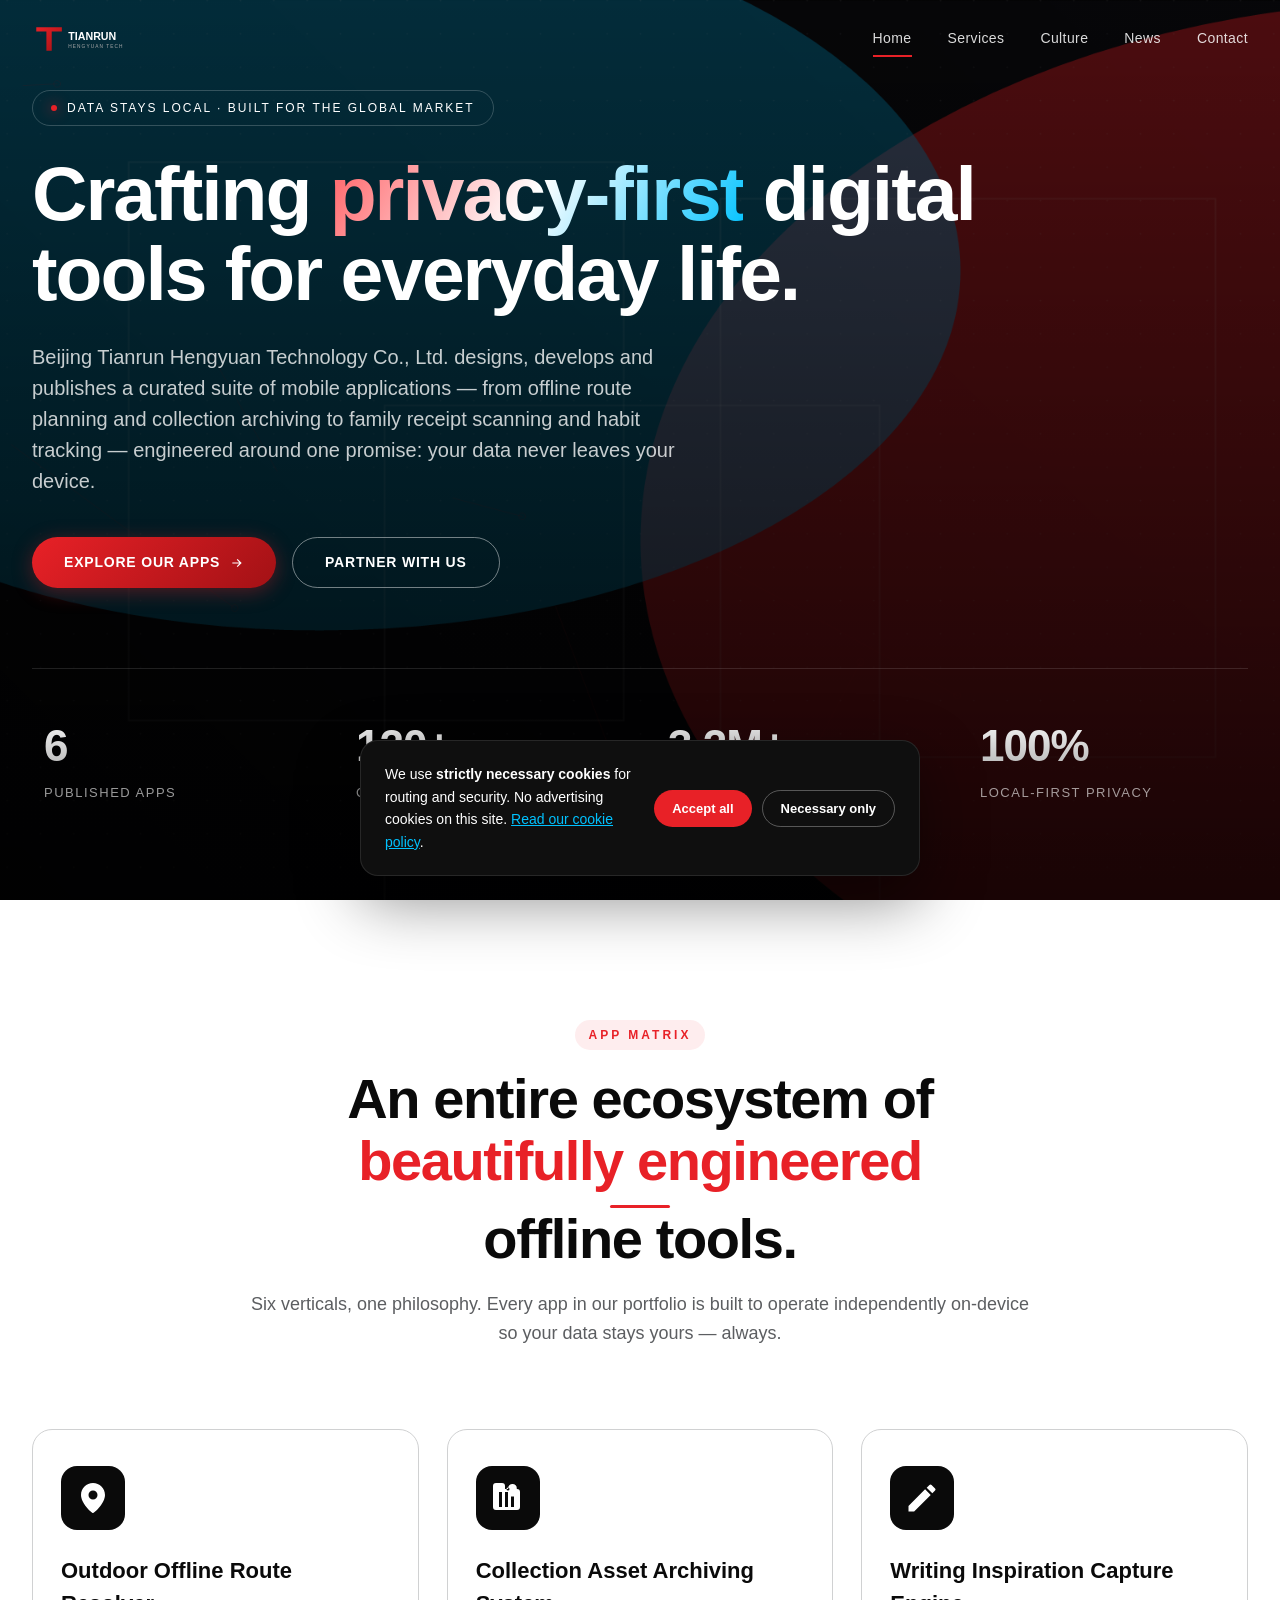
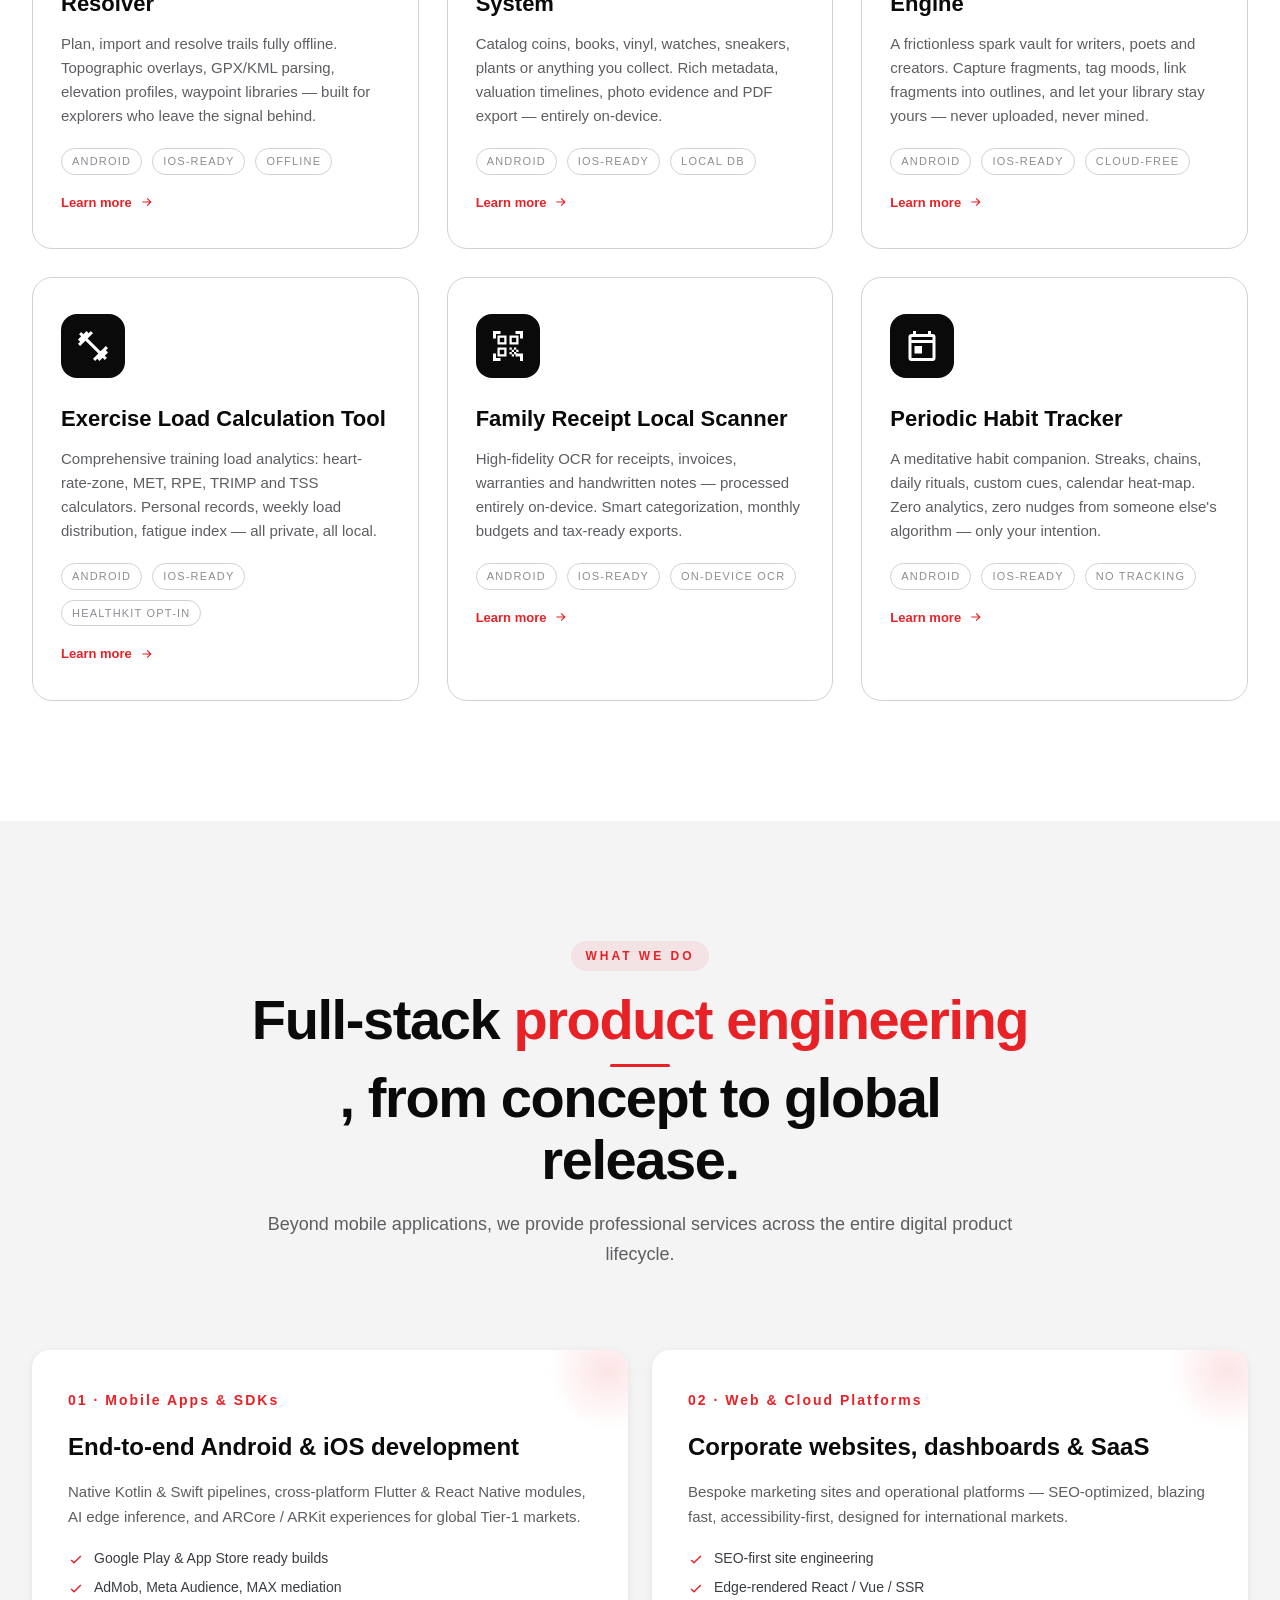
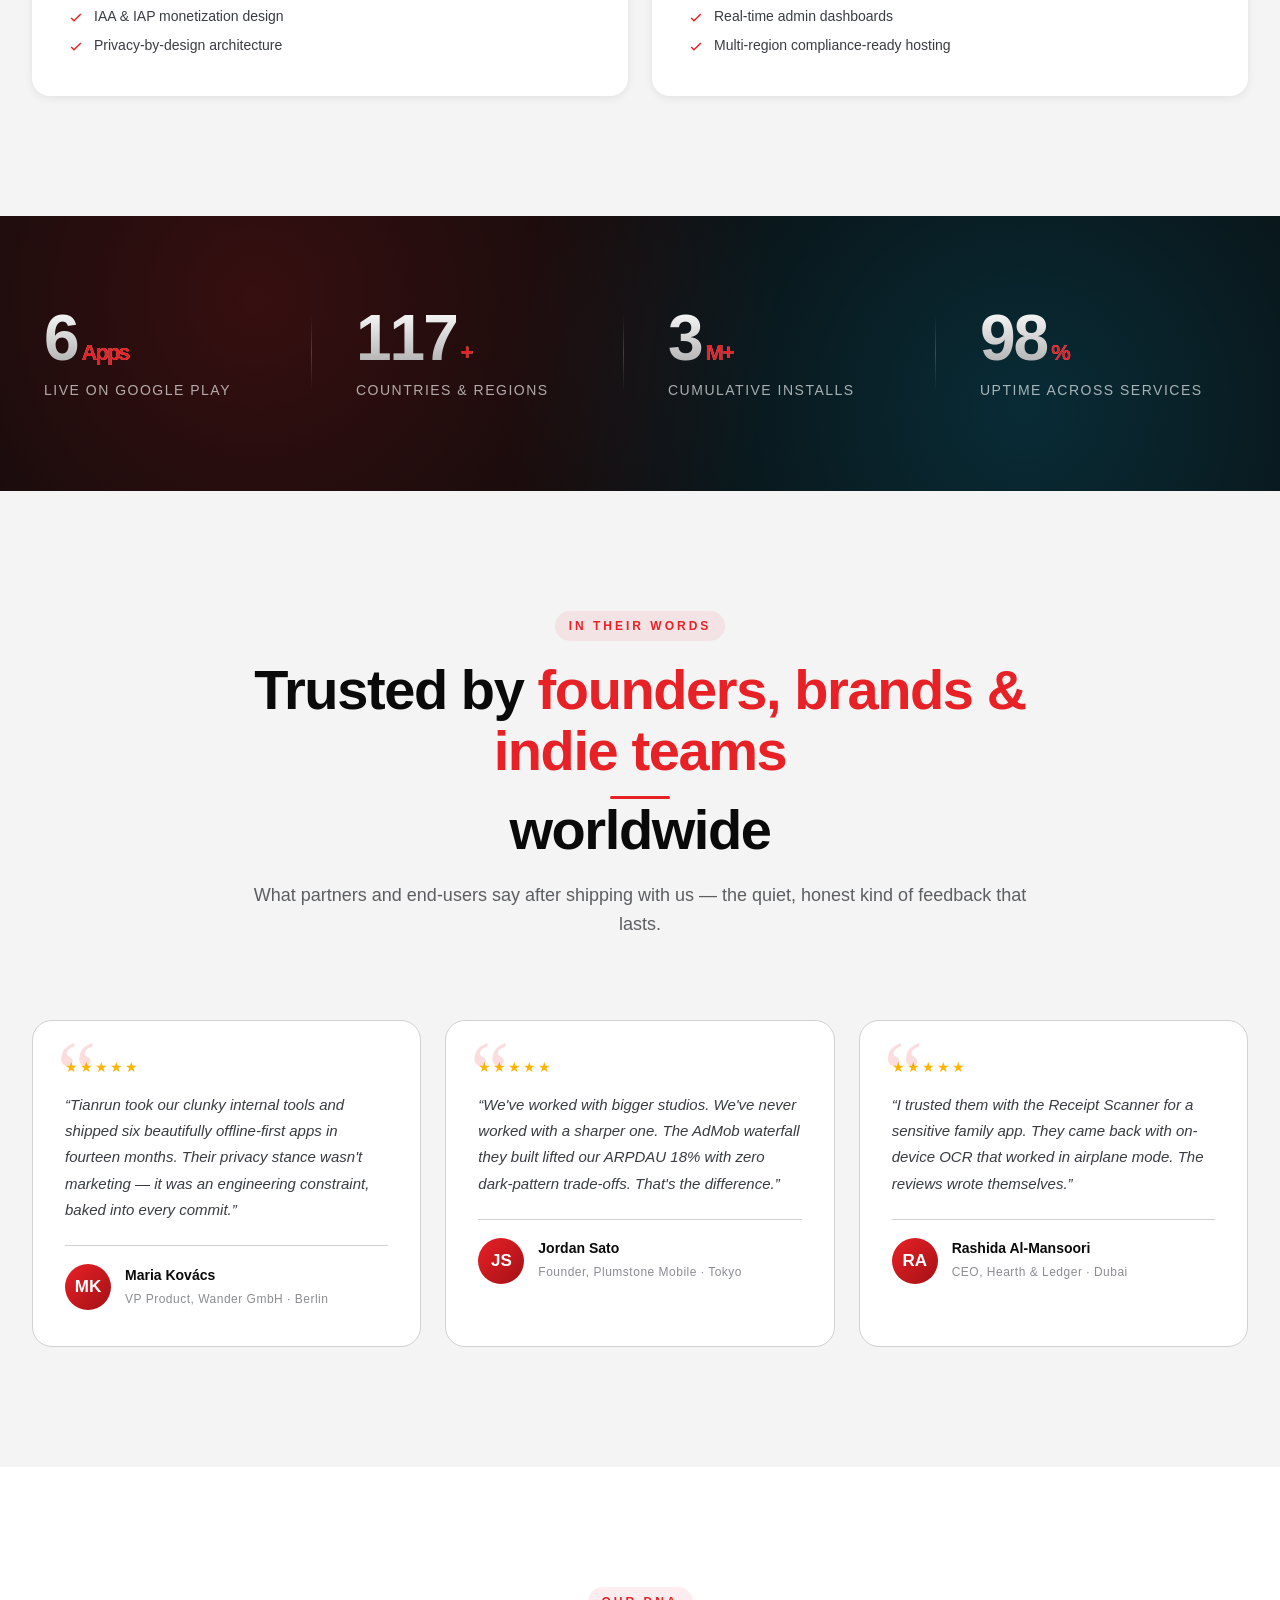
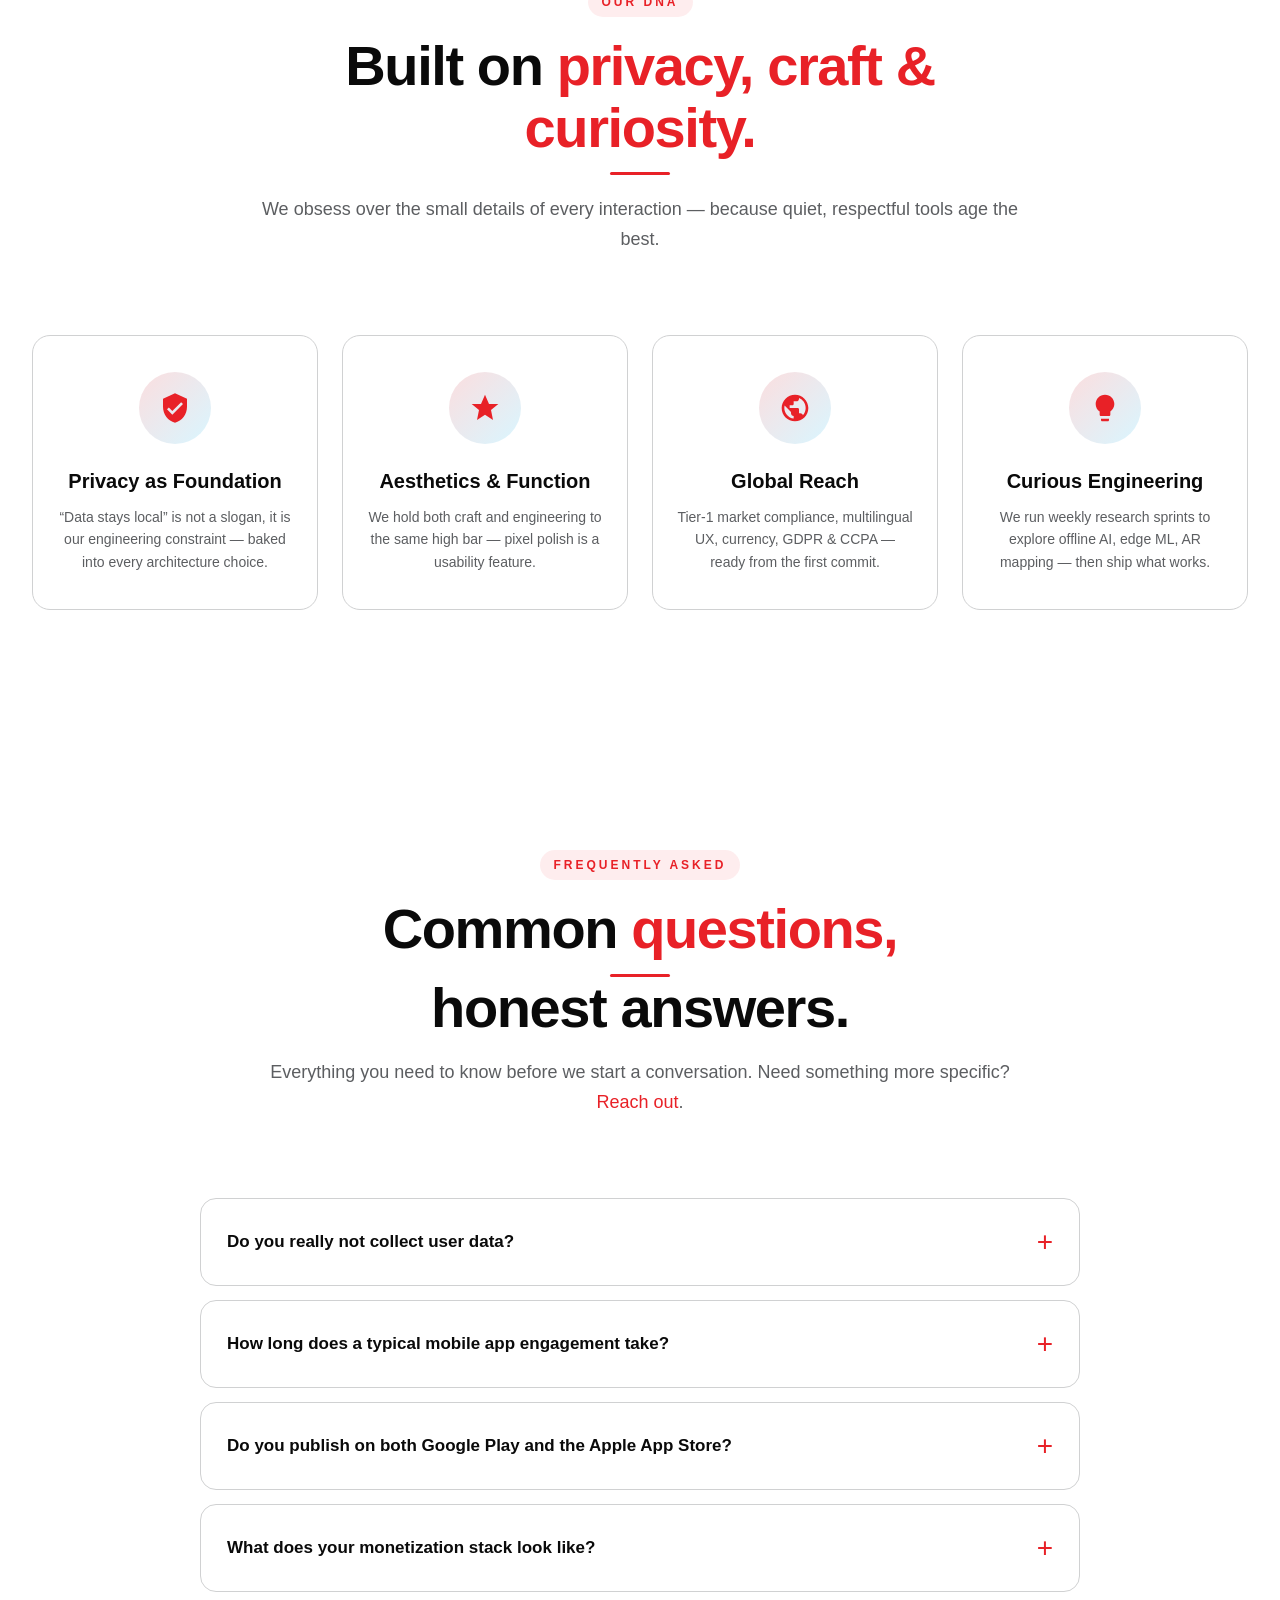
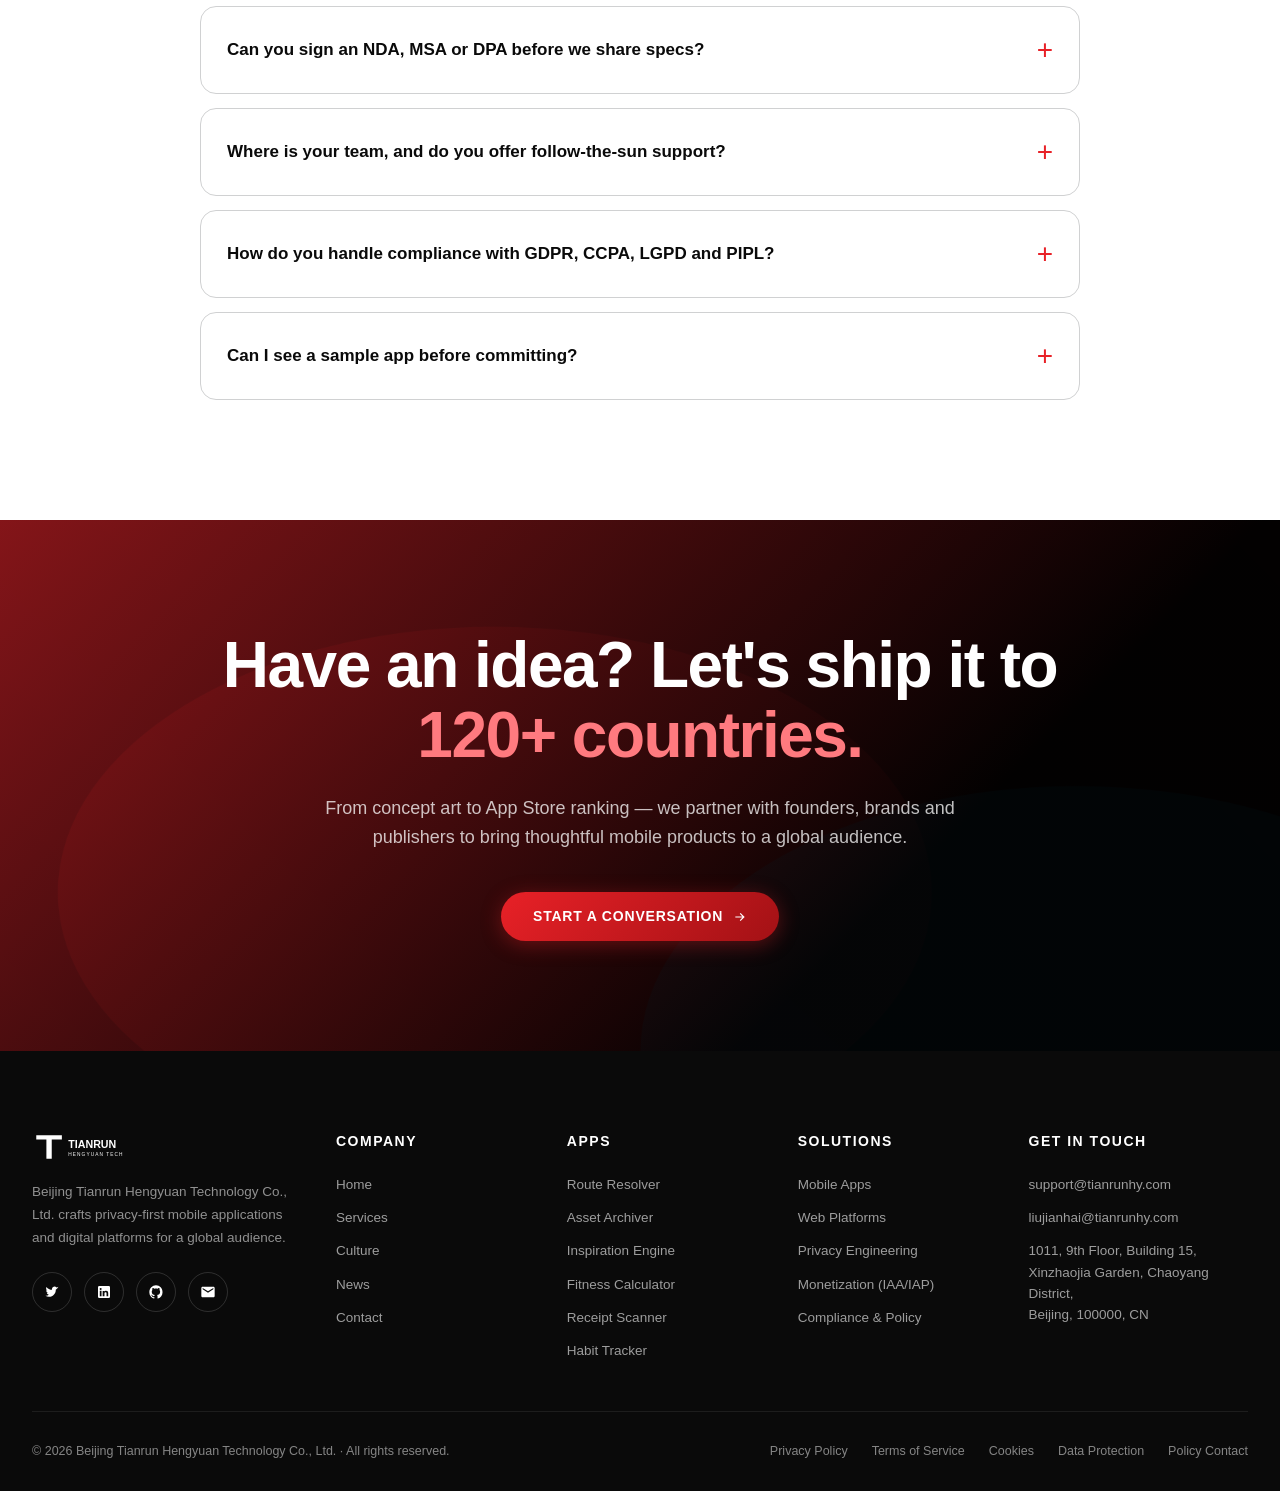
<file: index.html>
<!DOCTYPE html>
<html lang="en">
<head>
<meta charset="UTF-8" />
<meta name="viewport" content="width=device-width, initial-scale=1.0" />
<meta name="theme-color" content="#0a0a0a" />
<title>Beijing Tianrun Hengyuan Technology Co., Ltd. | Privacy-First Mobile Apps & Cross-Platform Solutions</title>
<meta name="description" content="Beijing Tianrun Hengyuan Technology Co., Ltd. crafts privacy-first mobile applications and cross-platform digital solutions, including offline route planners, collection archivers, writing assistants, fitness calculators, family receipt scanners, and habit trackers. Data stays local." />
<meta name="keywords" content="mobile app development, privacy-first apps, Google Play apps, offline tools, IAA, IAP, AdMob, route planner, collection archive, fitness calculator, habit tracker, Beijing Tianrun Hengyuan Technology" />
<meta name="robots" content="index, follow, max-image-preview:large" />
<meta name="author" content="Beijing Tianrun Hengyuan Technology Co., Ltd." />
<meta property="og:type" content="website" />
<meta property="og:title" content="Beijing Tianrun Hengyuan Technology Co., Ltd." />
<meta property="og:description" content="Privacy-first mobile applications and cross-platform digital solutions crafted for the global market." />
<meta property="og:url" content="https://tianrunhy.com/" />
<meta property="og:site_name" content="Tianrun Hengyuan Tech" />
<meta property="og:image" content="https://tianrunhy.com/images/og-cover.png" />
<meta property="og:locale" content="en_US" />
<meta name="twitter:card" content="summary_large_image" />
<link rel="canonical" href="https://tianrunhy.com/" />
<link rel="icon" type="image/svg+xml" href="images/favicon.svg" />
<link rel="apple-touch-icon" href="images/favicon.svg" />
<link rel="stylesheet" href="css/main.css" />
<script type="application/ld+json">
{
  "@context": "https://schema.org",
  "@type": "Organization",
  "name": "Beijing Tianrun Hengyuan Technology Co., Ltd.",
  "alternateName": "Tianrun Hengyuan Tech",
  "url": "https://tianrunhy.com/",
  "logo": "https://tianrunhy.com/images/logo.svg",
  "email": "support@tianrunhy.com",
  "description": "Beijing Tianrun Hengyuan Technology Co., Ltd. crafts privacy-first mobile applications and cross-platform digital solutions for the global market.",
  "address": {
    "@type": "PostalAddress",
    "streetAddress": "1011, 9th Floor, Building 15, Xinzhaojia Garden, Chaoyang District",
    "addressLocality": "Beijing",
    "postalCode": "100000",
    "addressCountry": "CN"
  },
  "contactPoint": [
    { "@type": "ContactPoint", "email": "support@tianrunhy.com", "contactType": "customer support", "availableLanguage": ["English"] },
    { "@type": "ContactPoint", "email": "liujianhai@tianrunhy.com", "contactType": "sales", "availableLanguage": ["English", "Chinese"] }
  ],
  "sameAs": []
}
</script>
<script type="application/ld+json">
{
  "@context": "https://schema.org",
  "@type": "FAQPage",
  "mainEntity": [
    {"@type":"Question","name":"Do you really not collect user data?","acceptedAnswer":{"@type":"Answer","text":"Correct - the user-generated content inside our apps lives entirely on-device by default. We don't run a backend that mirrors it."}},
    {"@type":"Question","name":"How long does a typical mobile app engagement take?","acceptedAnswer":{"@type":"Answer","text":"Most of our portfolio apps shipped in 8-14 weeks from kick-off to first public release. White-label and enterprise projects range from 3 to 9 months."}},
    {"@type":"Question","name":"Do you publish on both Google Play and the Apple App Store?","acceptedAnswer":{"@type":"Answer","text":"Yes. We are an established Google Play developer with Tier-1 ad mediation, Designed for Families certification, and full iOS App Store compliance."}},
    {"@type":"Question","name":"What does your monetization stack look like?","acceptedAnswer":{"@type":"Answer","text":"A hybrid IAA + IAP model mediated by AppLovin MAX, with AdMob, Meta Audience Network, Unity Ads, ironSource, Pangle and others."}},
    {"@type":"Question","name":"Can you sign an NDA, MSA or DPA before we share specs?","acceptedAnswer":{"@type":"Answer","text":"Yes. Master MSA in 48 hours. DPAs include EU SCCs, UK Addendum or China CAC Standard Contract on request."}},
    {"@type":"Question","name":"Where is your team, and do you offer follow-the-sun support?","acceptedAnswer":{"@type":"Answer","text":"Headquartered in Beijing with hubs in Manchester and Lisbon. Customer support weekdays UTC+8 with 24/7 incident-response rotation."}},
    {"@type":"Question","name":"How do you handle compliance with GDPR, CCPA, LGPD and PIPL?","acceptedAnswer":{"@type":"Answer","text":"Privacy is engineered, not bolted on. DPIAs before every release, TCF v2.2 CMPs, regional residency including EU-Frankfurt and PRC-localized storage."}},
    {"@type":"Question","name":"Can I see a sample app before committing?","acceptedAnswer":{"@type":"Answer","text":"Yes - all six apps are live on Google Play. The Outdoor Offline Route Resolver and Periodic Habit Tracker are great entry points."}}
  ]
}
</script>
</head>
<body>

<a class="skip-link" href="#main">Skip to main content</a>

<header class="site-header">
  <div class="container header-inner">
    <a href="index.html" class="brand">
      <img src="images/logo.svg" alt="Beijing Tianrun Hengyuan Technology" />
    </a>
    <nav class="main-nav" aria-label="Primary">
      <a href="index.html" class="active">Home</a>
      <a href="services.html">Services</a>
      <a href="culture.html">Culture</a>
      <a href="news.html">News</a>
      <a href="contact.html">Contact</a>
    </nav>
    <button class="menu-toggle" aria-label="Open menu" aria-expanded="false">
      <svg class="menu-icon" viewBox="0 0 24 24"><path d="M3 6h18v2H3V6zm0 5h18v2H3v-2zm0 5h18v2H3v-2z"/></svg>
      <svg class="close-icon" viewBox="0 0 24 24"><path d="M19 6.4L17.6 5 12 10.6 6.4 5 5 6.4 10.6 12 5 17.6 6.4 19 12 13.4 17.6 19 19 17.6 13.4 12z"/></svg>
    </button>
  </div>
</header>

<!-- Hero -->
<section id="main" class="hero">
  <div class="hero-bg">
    <img src="images/hero-1.png" alt="Privacy-first mobile application development" loading="eager" />
  </div>
  <div class="container hero-content">
    <span class="hero-eyebrow"><span class="dot"></span> Data stays local &middot; Built for the global market</span>
    <h1>Crafting <span class="accent">privacy-first</span> digital tools for everyday life.</h1>
    <p class="lead">Beijing Tianrun Hengyuan Technology Co., Ltd. designs, develops and publishes a curated suite of mobile applications &mdash; from offline route planning and collection archiving to family receipt scanning and habit tracking &mdash; engineered around one promise: your data never leaves your device.</p>
    <div class="hero-actions">
      <a href="services.html" class="btn btn-primary">Explore Our Apps <svg class="arrow" width="14" height="14" viewBox="0 0 24 24" fill="currentColor"><path d="M13 5l7 7-7 7-1.4-1.4 4.6-4.6H4v-2h12.2L11.6 6.4 13 5z"/></svg></a>
      <a href="contact.html" class="btn btn-ghost">Partner With Us</a>
    </div>
    <div class="hero-stats">
      <div class="hero-stat reveal">
        <div class="num" data-count="6">0</div>
        <div class="lbl">Published Apps</div>
      </div>
      <div class="hero-stat reveal">
        <div class="num"><span data-count="120">0</span>+</div>
        <div class="lbl">Countries Served</div>
      </div>
      <div class="hero-stat reveal">
        <div class="num"><span data-count="3">0</span>.2M+</div>
        <div class="lbl">Global Installs</div>
      </div>
      <div class="hero-stat reveal">
        <div class="num">100%</div>
        <div class="lbl">Local-First Privacy</div>
      </div>
    </div>
  </div>
  <div class="hero-scroll">Scroll &nbsp;&darr;</div>
</section>

<!-- Products / App Matrix -->
<section class="products-section" id="products">
  <div class="container">
    <div class="section-head reveal">
      <span class="section-eyebrow">App Matrix</span>
      <h2>An entire ecosystem of <span class="hl">beautifully engineered</span> offline tools.</h2>
      <p>Six verticals, one philosophy. Every app in our portfolio is built to operate independently on-device so your data stays yours &mdash; always.</p>
    </div>

    <div class="app-grid">
      <article class="app-card reveal">
        <div class="app-icon"><svg viewBox="0 0 24 24"><path d="M12 2C7.6 2 4 5.6 4 10c0 5.4 7 12 8 12s8-6.6 8-12c0-4.4-3.6-8-8-8zm0 11a3 3 0 110-6 3 3 0 010 6z"/></svg></div>
        <h3>Outdoor Offline Route Resolver</h3>
        <p>Plan, import and resolve trails fully offline. Topographic overlays, GPX/KML parsing, elevation profiles, waypoint libraries &mdash; built for explorers who leave the signal behind.</p>
        <div class="platforms"><span>Android</span><span>iOS-ready</span><span>Offline</span></div>
        <div class="more">Learn more <svg width="14" height="14" viewBox="0 0 24 24" fill="currentColor"><path d="M13 5l7 7-7 7-1.4-1.4 4.6-4.6H4v-2h12.2L11.6 6.4 13 5z"/></svg></div>
      </article>

      <article class="app-card reveal">
        <div class="app-icon"><svg viewBox="0 0 24 24"><path d="M20 6h-2.18a3 3 0 00-.71-2.45 3 3 0 00-4.24 0A3 3 0 0012.18 6H10V4a2 2 0 00-2-2H4a2 2 0 00-2 2v14a2 2 0 002 2h14a2 2 0 002-2V8a2 2 0 00-2-2zM12 7a1 1 0 110-2 1 1 0 010 2zM6 18V8h2v10H6zm4 0V8h2v10h-2zm4 0v-7h2v7h-2z"/></svg></div>
        <h3>Collection Asset Archiving System</h3>
        <p>Catalog coins, books, vinyl, watches, sneakers, plants or anything you collect. Rich metadata, valuation timelines, photo evidence and PDF export &mdash; entirely on-device.</p>
        <div class="platforms"><span>Android</span><span>iOS-ready</span><span>Local DB</span></div>
        <div class="more">Learn more <svg width="14" height="14" viewBox="0 0 24 24" fill="currentColor"><path d="M13 5l7 7-7 7-1.4-1.4 4.6-4.6H4v-2h12.2L11.6 6.4 13 5z"/></svg></div>
      </article>

      <article class="app-card reveal">
        <div class="app-icon"><svg viewBox="0 0 24 24"><path d="M3 17.25V21h3.75L17.81 9.94l-3.75-3.75L3 17.25zM20.71 7.04a1 1 0 000-1.41l-2.34-2.34a1 1 0 00-1.41 0l-1.83 1.83 3.75 3.75 1.83-1.83z"/></svg></div>
        <h3>Writing Inspiration Capture Engine</h3>
        <p>A frictionless spark vault for writers, poets and creators. Capture fragments, tag moods, link fragments into outlines, and let your library stay yours &mdash; never uploaded, never mined.</p>
        <div class="platforms"><span>Android</span><span>iOS-ready</span><span>Cloud-free</span></div>
        <div class="more">Learn more <svg width="14" height="14" viewBox="0 0 24 24" fill="currentColor"><path d="M13 5l7 7-7 7-1.4-1.4 4.6-4.6H4v-2h12.2L11.6 6.4 13 5z"/></svg></div>
      </article>

      <article class="app-card reveal">
        <div class="app-icon"><svg viewBox="0 0 24 24"><path d="M20.57 14.86L22 13.43 20.57 12 17 15.57 8.43 7 12 3.43 10.57 2 9.14 3.43 7.71 2 5.57 4.14 4.14 2.71 2.71 4.14l1.43 1.43L2 7.71l1.43 1.43L2 10.57 3.43 12 7 8.43 15.57 17 12 20.57 13.43 22l1.43-1.43L16.29 22l2.14-2.14 1.43 1.43 1.43-1.43-1.43-1.43L22 16.29z"/></svg></div>
        <h3>Exercise Load Calculation Tool</h3>
        <p>Comprehensive training load analytics: heart-rate-zone, MET, RPE, TRIMP and TSS calculators. Personal records, weekly load distribution, fatigue index &mdash; all private, all local.</p>
        <div class="platforms"><span>Android</span><span>iOS-ready</span><span>HealthKit opt-in</span></div>
        <div class="more">Learn more <svg width="14" height="14" viewBox="0 0 24 24" fill="currentColor"><path d="M13 5l7 7-7 7-1.4-1.4 4.6-4.6H4v-2h12.2L11.6 6.4 13 5z"/></svg></div>
      </article>

      <article class="app-card reveal">
        <div class="app-icon"><svg viewBox="0 0 24 24"><path d="M9.5 6.5v3h-3v-3h3M11 5H5v6h6V5zm-1.5 9.5v3h-3v-3h3M11 13H5v6h6v-6zm6.5-6.5v3h-3v-3h3M19 5h-6v6h6V5zm-6 8h1.5v1.5H13V13zm1.5 1.5H16V16h-1.5v-1.5zM16 13h1.5v1.5H16V13zm-3 3h1.5v1.5H13V16zm1.5 1.5H16V19h-1.5v-1.5zM16 16h1.5v1.5H16V16zm1.5-1.5H19V16h-1.5v-1.5zm0 3H19V19h-1.5v-1.5zM22 7h-2V4h-3V2h5v5zm0 15h-2v-3h-3v-2h5v5zM2 22h5v-2H4v-3H2v5zM2 2v5h2V4h3V2H2z"/></svg></div>
        <h3>Family Receipt Local Scanner</h3>
        <p>High-fidelity OCR for receipts, invoices, warranties and handwritten notes &mdash; processed entirely on-device. Smart categorization, monthly budgets and tax-ready exports.</p>
        <div class="platforms"><span>Android</span><span>iOS-ready</span><span>On-device OCR</span></div>
        <div class="more">Learn more <svg width="14" height="14" viewBox="0 0 24 24" fill="currentColor"><path d="M13 5l7 7-7 7-1.4-1.4 4.6-4.6H4v-2h12.2L11.6 6.4 13 5z"/></svg></div>
      </article>

      <article class="app-card reveal">
        <div class="app-icon"><svg viewBox="0 0 24 24"><path d="M19 4h-1V2h-2v2H8V2H6v2H5a2 2 0 00-2 2v14a2 2 0 002 2h14a2 2 0 002-2V6a2 2 0 00-2-2zm0 16H5V10h14v10zm0-12H5V6h14v2zM7 12h5v5H7v-5z"/></svg></div>
        <h3>Periodic Habit Tracker</h3>
        <p>A meditative habit companion. Streaks, chains, daily rituals, custom cues, calendar heat-map. Zero analytics, zero nudges from someone else's algorithm &mdash; only your intention.</p>
        <div class="platforms"><span>Android</span><span>iOS-ready</span><span>No tracking</span></div>
        <div class="more">Learn more <svg width="14" height="14" viewBox="0 0 24 24" fill="currentColor"><path d="M13 5l7 7-7 7-1.4-1.4 4.6-4.6H4v-2h12.2L11.6 6.4 13 5z"/></svg></div>
      </article>
    </div>
  </div>
</section>

<!-- Services preview -->
<section class="services-section">
  <div class="container">
    <div class="section-head reveal">
      <span class="section-eyebrow">What We Do</span>
      <h2>Full-stack <span class="hl">product engineering</span>, from concept to global release.</h2>
      <p>Beyond mobile applications, we provide professional services across the entire digital product lifecycle.</p>
    </div>

    <div class="service-grid">
      <div class="service-card reveal-l">
        <div class="num">01 &middot; Mobile Apps & SDKs</div>
        <h3>End-to-end Android & iOS development</h3>
        <p>Native Kotlin & Swift pipelines, cross-platform Flutter & React Native modules, AI edge inference, and ARCore / ARKit experiences for global Tier-1 markets.</p>
        <ul>
          <li><svg viewBox="0 0 24 24"><path d="M9 16.2l-3.5-3.5L4 14.2 9 19.2 20 8.2l-1.5-1.4z"/></svg> Google Play & App Store ready builds</li>
          <li><svg viewBox="0 0 24 24"><path d="M9 16.2l-3.5-3.5L4 14.2 9 19.2 20 8.2l-1.5-1.4z"/></svg> AdMob, Meta Audience, MAX mediation</li>
          <li><svg viewBox="0 0 24 24"><path d="M9 16.2l-3.5-3.5L4 14.2 9 19.2 20 8.2l-1.5-1.4z"/></svg> IAA & IAP monetization design</li>
          <li><svg viewBox="0 0 24 24"><path d="M9 16.2l-3.5-3.5L4 14.2 9 19.2 20 8.2l-1.5-1.4z"/></svg> Privacy-by-design architecture</li>
        </ul>
      </div>

      <div class="service-card reveal-r">
        <div class="num">02 &middot; Web & Cloud Platforms</div>
        <h3>Corporate websites, dashboards & SaaS</h3>
        <p>Bespoke marketing sites and operational platforms &mdash; SEO-optimized, blazing fast, accessibility-first, designed for international markets.</p>
        <ul>
          <li><svg viewBox="0 0 24 24"><path d="M9 16.2l-3.5-3.5L4 14.2 9 19.2 20 8.2l-1.5-1.4z"/></svg> SEO-first site engineering</li>
          <li><svg viewBox="0 0 24 24"><path d="M9 16.2l-3.5-3.5L4 14.2 9 19.2 20 8.2l-1.5-1.4z"/></svg> Edge-rendered React / Vue / SSR</li>
          <li><svg viewBox="0 0 24 24"><path d="M9 16.2l-3.5-3.5L4 14.2 9 19.2 20 8.2l-1.5-1.4z"/></svg> Real-time admin dashboards</li>
          <li><svg viewBox="0 0 24 24"><path d="M9 16.2l-3.5-3.5L4 14.2 9 19.2 20 8.2l-1.5-1.4z"/></svg> Multi-region compliance-ready hosting</li>
        </ul>
      </div>
    </div>
  </div>
</section>

<!-- Stats banner -->
<section class="stats-banner">
  <div class="container">
    <div class="stats-grid">
      <div class="stat-card reveal">
        <div class="v"><span data-count="6">0</span><span class="unit">Apps</span></div>
        <div class="l">Live on Google Play</div>
      </div>
      <div class="stat-card reveal">
        <div class="v"><span data-count="120">0</span><span class="unit">+</span></div>
        <div class="l">Countries & Regions</div>
      </div>
      <div class="stat-card reveal">
        <div class="v"><span data-count="3.2" decimals="1">0</span><span class="unit">M+</span></div>
        <div class="l">Cumulative Installs</div>
      </div>
      <div class="stat-card reveal">
        <div class="v"><span data-count="99.97">0</span><span class="unit">%</span></div>
        <div class="l">Uptime Across Services</div>
      </div>
    </div>
  </div>
</section>

<!-- Testimonials -->
<section class="testimonials-section">
  <div class="container">
    <div class="section-head reveal">
      <span class="section-eyebrow">In Their Words</span>
      <h2>Trusted by <span class="hl">founders, brands & indie teams</span> worldwide</h2>
      <p>What partners and end-users say after shipping with us &mdash; the quiet, honest kind of feedback that lasts.</p>
    </div>
    <div class="testimonials-grid">
      <article class="testimonial-card reveal">
        <div class="testimonial-rating" aria-label="5 out of 5 stars">&starf;&starf;&starf;&starf;&starf;</div>
        <blockquote>&ldquo;Tianrun took our clunky internal tools and shipped six beautifully offline-first apps in fourteen months. Their privacy stance wasn't marketing &mdash; it was an engineering constraint, baked into every commit.&rdquo;</blockquote>
        <div class="testimonial-author">
          <div class="testimonial-avatar" aria-hidden="true">MK</div>
          <div class="testimonial-meta">
            <strong>Maria Kov&aacute;cs</strong>
            <span>VP Product, Wander GmbH &middot; Berlin</span>
          </div>
        </div>
      </article>

      <article class="testimonial-card reveal">
        <div class="testimonial-rating" aria-label="5 out of 5 stars">&starf;&starf;&starf;&starf;&starf;</div>
        <blockquote>&ldquo;We've worked with bigger studios. We've never worked with a sharper one. The AdMob waterfall they built lifted our ARPDAU 18% with zero dark-pattern trade-offs. That's the difference.&rdquo;</blockquote>
        <div class="testimonial-author">
          <div class="testimonial-avatar" aria-hidden="true">JS</div>
          <div class="testimonial-meta">
            <strong>Jordan Sato</strong>
            <span>Founder, Plumstone Mobile &middot; Tokyo</span>
          </div>
        </div>
      </article>

      <article class="testimonial-card reveal">
        <div class="testimonial-rating" aria-label="5 out of 5 stars">&starf;&starf;&starf;&starf;&starf;</div>
        <blockquote>&ldquo;I trusted them with the Receipt Scanner for a sensitive family app. They came back with on-device OCR that worked in airplane mode. The reviews wrote themselves.&rdquo;</blockquote>
        <div class="testimonial-author">
          <div class="testimonial-avatar" aria-hidden="true">RA</div>
          <div class="testimonial-meta">
            <strong>Rashida Al-Mansoori</strong>
            <span>CEO, Hearth & Ledger &middot; Dubai</span>
          </div>
        </div>
      </article>
    </div>
  </div>
</section>

<!-- Culture quick -->
<section class="culture-section" style="background:#fff; padding:120px 0;">
  <div class="container">
    <div class="section-head reveal">
      <span class="section-eyebrow">Our DNA</span>
      <h2>Built on <span class="hl">privacy, craft & curiosity.</span></h2>
      <p>We obsess over the small details of every interaction &mdash; because quiet, respectful tools age the best.</p>
    </div>
    <div class="culture-grid">
      <div class="culture-card reveal">
        <div class="icn"><svg viewBox="0 0 24 24"><path d="M12 1L3 5v6c0 5.6 3.8 10.7 9 12 5.2-1.3 9-6.4 9-12V5l-9-4zm-2 16l-4-4 1.4-1.4L10 14.2l6.6-6.6L18 9l-8 8z"/></svg></div>
        <h3>Privacy as Foundation</h3>
        <p>&ldquo;Data stays local&rdquo; is not a slogan, it is our engineering constraint &mdash; baked into every architecture choice.</p>
      </div>
      <div class="culture-card reveal">
        <div class="icn"><svg viewBox="0 0 24 24"><path d="M12 2l3 7h7l-5.5 4.5L18 21l-6-4-6 4 1.5-7.5L2 9h7z"/></svg></div>
        <h3>Aesthetics & Function</h3>
        <p>We hold both craft and engineering to the same high bar &mdash; pixel polish is a usability feature.</p>
      </div>
      <div class="culture-card reveal">
        <div class="icn"><svg viewBox="0 0 24 24"><path d="M12 2C6.48 2 2 6.48 2 12s4.48 10 10 10 10-4.48 10-10S17.52 2 12 2zm-1 17.93c-3.94-.49-7-3.85-7-7.93 0-.62.08-1.21.21-1.79L9 15v1c0 1.1.9 2 2 2v1.93zm6.9-2.54c-.26-.81-1-1.39-1.9-1.39h-1v-3c0-.55-.45-1-1-1H8v-2h2c.55 0 1-.45 1-1V7h2c1.1 0 2-.9 2-2v-.41c2.93 1.19 5 4.06 5 7.41 0 2.08-.8 3.97-2.1 5.39z"/></svg></div>
        <h3>Global Reach</h3>
        <p>Tier-1 market compliance, multilingual UX, currency, GDPR & CCPA &mdash; ready from the first commit.</p>
      </div>
      <div class="culture-card reveal">
        <div class="icn"><svg viewBox="0 0 24 24"><path d="M9 21c0 .5.4 1 1 1h4c.6 0 1-.5 1-1v-1H9v1zm3-19C8.1 2 5 5.1 5 9c0 2.4 1.2 4.5 3 5.7V17c0 .5.4 1 1 1h6c.6 0 1-.5 1-1v-2.3c1.8-1.3 3-3.4 3-5.7 0-3.9-3.1-7-7-7z"/></svg></div>
        <h3>Curious Engineering</h3>
        <p>We run weekly research sprints to explore offline AI, edge ML, AR mapping &mdash; then ship what works.</p>
      </div>
    </div>
  </div>
</section>

<!-- FAQ -->
<section class="faq-section" id="faq">
  <div class="container">
    <div class="section-head reveal">
      <span class="section-eyebrow">Frequently Asked</span>
      <h2>Common <span class="hl">questions,</span> honest answers.</h2>
      <p>Everything you need to know before we start a conversation. Need something more specific? <a href="contact.html" style="color:var(--primary);">Reach out</a>.</p>
    </div>
    <div class="faq-list">
      <details class="faq-item reveal">
        <summary>Do you really not collect user data?</summary>
        <div class="faq-body">
          <p>Correct &mdash; the user-generated content inside our apps (routes, journals, habit logs, receipts, collections) lives entirely on-device by default. We don't run a backend that mirrors it. Aggregated, anonymized diagnostics and billing receipts are the only exceptions, and both are documented in detail in our <a href="privacy.html" style="color:var(--primary);">Privacy Policy</a>.</p>
        </div>
      </details>
      <details class="faq-item reveal">
        <summary>How long does a typical mobile app engagement take?</summary>
        <div class="faq-body">
          <p>Most of our portfolio apps shipped in 8&ndash;14 weeks from kick-off to first public release. That assumes a clear scope and weekly design reviews. White-label co-development and complex enterprise projects range from 3 to 9 months. We'll always give you an honest range after the discovery call.</p>
        </div>
      </details>
      <details class="faq-item reveal">
        <summary>Do you publish on both Google Play and the Apple App Store?</summary>
        <div class="faq-body">
          <p>Yes. We are an established Google Play developer with a Tier-1 ad mediation stack and full <em>Designed for Families</em> certification. Our iOS builds use Apple StoreKit 2 with App Privacy Labels and the App Tracking Transparency prompt. We also publish on Huawei AppGallery, Amazon Appstore, Samsung Galaxy Store and Microsoft Store where it makes commercial sense.</p>
        </div>
      </details>
      <details class="faq-item reveal">
        <summary>What does your monetization stack look like?</summary>
        <div class="faq-body">
          <p>A hybrid IAA + IAP model mediated by AppLovin MAX, with primary networks including Google AdMob, Meta Audience Network, Unity Ads, ironSource, Pangle, AppLovin Exchange and InMobi. All ad placements are frequency-capped, contextual by default, and disabled for users under 13 in compliance with Google Play Families and COPPA. IAP is processed via Google Play Billing v6 or Apple StoreKit 2 with server-side receipt verification.</p>
        </div>
      </details>
      <details class="faq-item reveal">
        <summary>Can you sign an NDA, MSA or DPA before we share specs?</summary>
        <div class="faq-body">
          <p>Absolutely. We have a master MSA template that can be turned around within 48 hours, and we execute bilateral NDAs and DPAs (incorporating EU SCCs, the UK Addendum, or China CAC Standard Contract) on request. Our DPO is reachable at .</p>
        </div>
      </details>
      <details class="faq-item reveal">
        <summary>Where is your team, and do you offer follow-the-sun support?</summary>
        <div class="faq-body">
          <p>Headquartered in Beijing with engineering hubs in Manchester and Lisbon. Customer support runs 09:00&ndash;18:00 (UTC+8) on weekdays with a follow-the-sun incident-response rotation covering 24/7 for production-critical services.</p>
        </div>
      </details>
      <details class="faq-item reveal">
        <summary>How do you handle compliance with GDPR, CCPA, LGPD and PIPL?</summary>
        <div class="faq-body">
          <p>Privacy is engineered, not bolted on. We run Data Protection Impact Assessments before every release, honor GPC and ATT signals, and use TCF v2.2-compliant CMPs. Regional residency options include EU-Frankfurt, US (multiple regions), APAC, and PRC-localized storage with CAC-approved cross-border transfer mechanisms.</p>
        </div>
      </details>
      <details class="faq-item reveal">
        <summary>Can I see a sample app before committing?</summary>
        <div class="faq-body">
          <p>Yes &mdash; all six apps in our portfolio are live on Google Play. The Outdoor Offline Route Resolver and the Periodic Habit Tracker are great entry points to evaluate our craft, performance, and ad mediation feel. Direct APK previews for white-label partners are available under NDA.</p>
        </div>
      </details>
    </div>
  </div>
</section>

<!-- CTA -->
<section class="cta-banner">
  <div class="container cta-inner">
    <h2>Have an idea? Let's ship it to <span style="color:#ff7a7f;">120+ countries.</span></h2>
    <p>From concept art to App Store ranking &mdash; we partner with founders, brands and publishers to bring thoughtful mobile products to a global audience.</p>
    <a href="contact.html" class="btn btn-primary">Start a Conversation <svg class="arrow" width="14" height="14" viewBox="0 0 24 24" fill="currentColor"><path d="M13 5l7 7-7 7-1.4-1.4 4.6-4.6H4v-2h12.2L11.6 6.4 13 5z"/></svg></a>
  </div>
</section>

<!-- Footer -->
<footer class="site-footer">
  <div class="container">
    <div class="footer-grid">
      <div class="footer-col footer-brand">
        <a href="index.html" class="brand"><img src="images/logo.svg" alt="Tianrun Hengyuan Tech" /></a>
        <p class="desc">Beijing Tianrun Hengyuan Technology Co., Ltd. crafts privacy-first mobile applications and digital platforms for a global audience.</p>
        <div class="social">
          <a href="#" aria-label="Twitter"><svg viewBox="0 0 24 24"><path d="M22 5.8c-.7.3-1.5.6-2.4.7.9-.5 1.5-1.3 1.8-2.3-.8.5-1.7.8-2.6 1-1.5-1.6-4-1.7-5.6-.2-1 1-1.5 2.4-1.2 3.8C8.7 8.6 5.7 7 3.7 4.4 2.6 6.4 3.2 8.9 5 10c-.7 0-1.3-.2-1.9-.5 0 1.7 1.2 3.3 3 3.7-.6.2-1.3.2-2 .1.4 1.5 1.7 2.6 3.3 2.7-1.5 1.2-3.4 1.7-5.3 1.5 1.6 1 3.5 1.6 5.4 1.6 6.6 0 10.2-5.5 10.2-10.2v-.5c.7-.5 1.3-1.1 1.8-1.8z"/></svg></a>
          <a href="#" aria-label="LinkedIn"><svg viewBox="0 0 24 24"><path d="M19 3a2 2 0 012 2v14a2 2 0 01-2 2H5a2 2 0 01-2-2V5a2 2 0 012-2h14zM8.3 18.3v-8H5.7v8h2.6zM7 9.1a1.5 1.5 0 100-3 1.5 1.5 0 000 3zm11.3 9.2v-4.4c0-2.5-1.3-3.6-3.1-3.6-1.4 0-2.1.8-2.5 1.4v-1.2H10c0 .8 0 8 0 8h2.7v-4.5c0-.2 0-.5.1-.7.2-.5.7-1.1 1.5-1.1 1.1 0 1.5.8 1.5 2v4.3h2.5z"/></svg></a>
          <a href="#" aria-label="GitHub"><svg viewBox="0 0 24 24"><path d="M12 2C6.5 2 2 6.6 2 12.2c0 4.5 2.9 8.3 6.8 9.6.5.1.7-.2.7-.5v-1.7c-2.8.6-3.4-1.4-3.4-1.4-.4-1.2-1.1-1.5-1.1-1.5-.9-.6.1-.6.1-.6 1 .1 1.5 1 1.5 1 .9 1.6 2.4 1.1 3 .9.1-.7.4-1.1.6-1.4-2.2-.3-4.6-1.1-4.6-5 0-1.1.4-2 1-2.7-.1-.3-.4-1.3.1-2.7 0 0 .8-.3 2.7 1 .8-.2 1.6-.3 2.5-.3.8 0 1.7.1 2.5.3 1.9-1.3 2.7-1 2.7-1 .6 1.4.2 2.4.1 2.7.6.7 1 1.6 1 2.7 0 3.9-2.3 4.7-4.6 5 .4.3.7.9.7 1.9v2.8c0 .3.2.6.7.5 4-1.3 6.8-5.1 6.8-9.6C22 6.6 17.5 2 12 2z"/></svg></a>
          <a href="mailto:support@tianrunhy.com" aria-label="Email"><svg viewBox="0 0 24 24"><path d="M20 4H4c-1.1 0-2 .9-2 2v12c0 1.1.9 2 2 2h16c1.1 0 2-.9 2-2V6c0-1.1-.9-2-2-2zm0 4l-8 5-8-5V6l8 5 8-5v2z"/></svg></a>
        </div>
      </div>

      <div class="footer-col">
        <h4>Company</h4>
        <ul>
          <li><a href="index.html">Home</a></li>
          <li><a href="services.html">Services</a></li>
          <li><a href="culture.html">Culture</a></li>
          <li><a href="news.html">News</a></li>
          <li><a href="contact.html">Contact</a></li>
        </ul>
      </div>

      <div class="footer-col">
        <h4>Apps</h4>
        <ul>
          <li><a href="services.html#apps">Route Resolver</a></li>
          <li><a href="services.html#apps">Asset Archiver</a></li>
          <li><a href="services.html#apps">Inspiration Engine</a></li>
          <li><a href="services.html#apps">Fitness Calculator</a></li>
          <li><a href="services.html#apps">Receipt Scanner</a></li>
          <li><a href="services.html#apps">Habit Tracker</a></li>
        </ul>
      </div>

      <div class="footer-col">
        <h4>Solutions</h4>
        <ul>
          <li><a href="services.html">Mobile Apps</a></li>
          <li><a href="services.html">Web Platforms</a></li>
          <li><a href="services.html">Privacy Engineering</a></li>
          <li><a href="services.html">Monetization (IAA/IAP)</a></li>
          <li><a href="services.html">Compliance & Policy</a></li>
        </ul>
      </div>

      <div class="footer-col">
        <h4>Get in Touch</h4>
        <ul>
          <li><a href="mailto:support@tianrunhy.com">support@tianrunhy.com</a></li>
          <li><a href="mailto:liujianhai@tianrunhy.com">liujianhai@tianrunhy.com</a></li>
          <li><a href="contact.html">1011, 9th Floor, Building 15,<br/>Xinzhaojia Garden, Chaoyang District,<br/>Beijing, 100000, CN</a></li>
        </ul>
      </div>
    </div>

    <div class="footer-bottom">
      <span>&copy; <span id="year">2026</span> Beijing Tianrun Hengyuan Technology Co., Ltd. &middot; All rights reserved.</span>
      <div class="footer-bottom-links">
        <a href="privacy.html">Privacy Policy</a>
        <a href="terms.html">Terms of Service</a>
        <a href="privacy.html#cookies">Cookies</a>
        <a href="privacy.html#dpa">Data Protection</a>
        <a href="privacy.html#contact">Policy Contact</a>
      </div>
    </div>
  </div>
</footer>

<script src="js/main.js"></script>
<script>document.getElementById('year').textContent = new Date().getFullYear();</script>

</body>
</html>
</file>
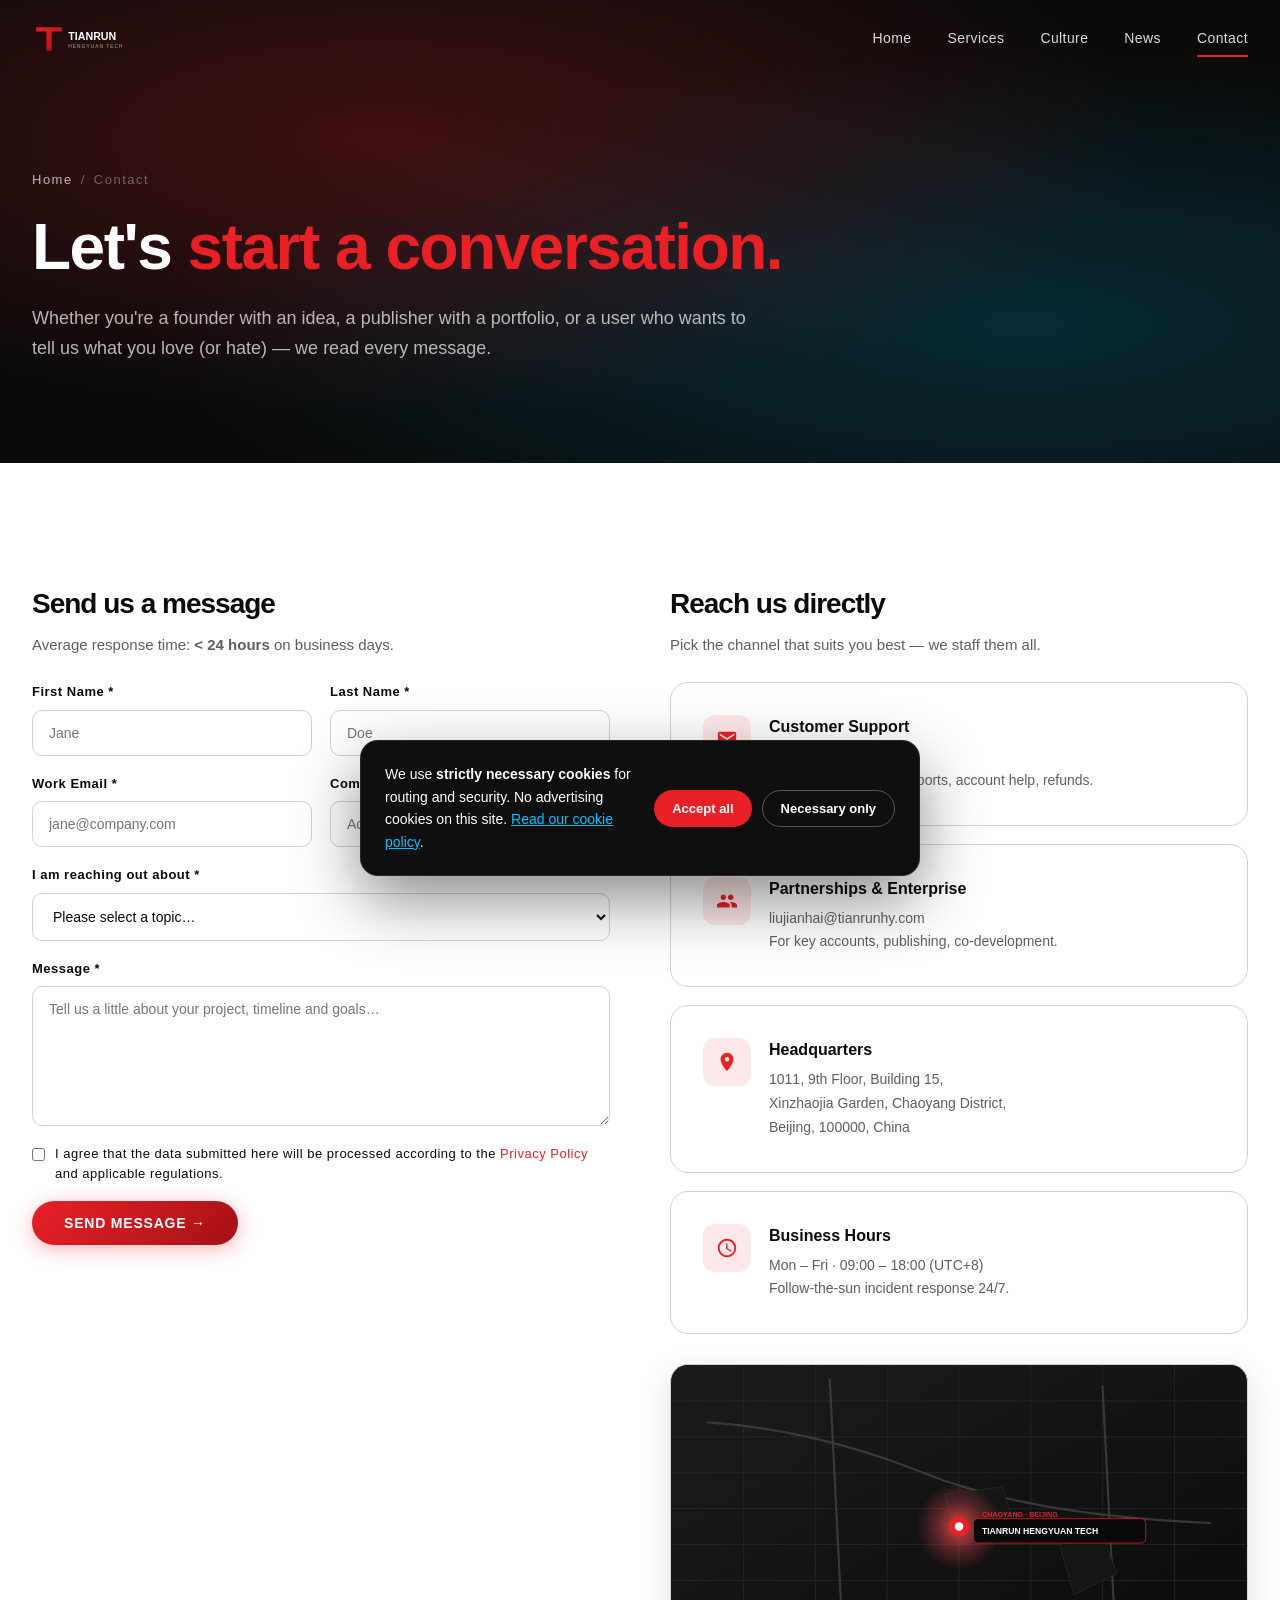
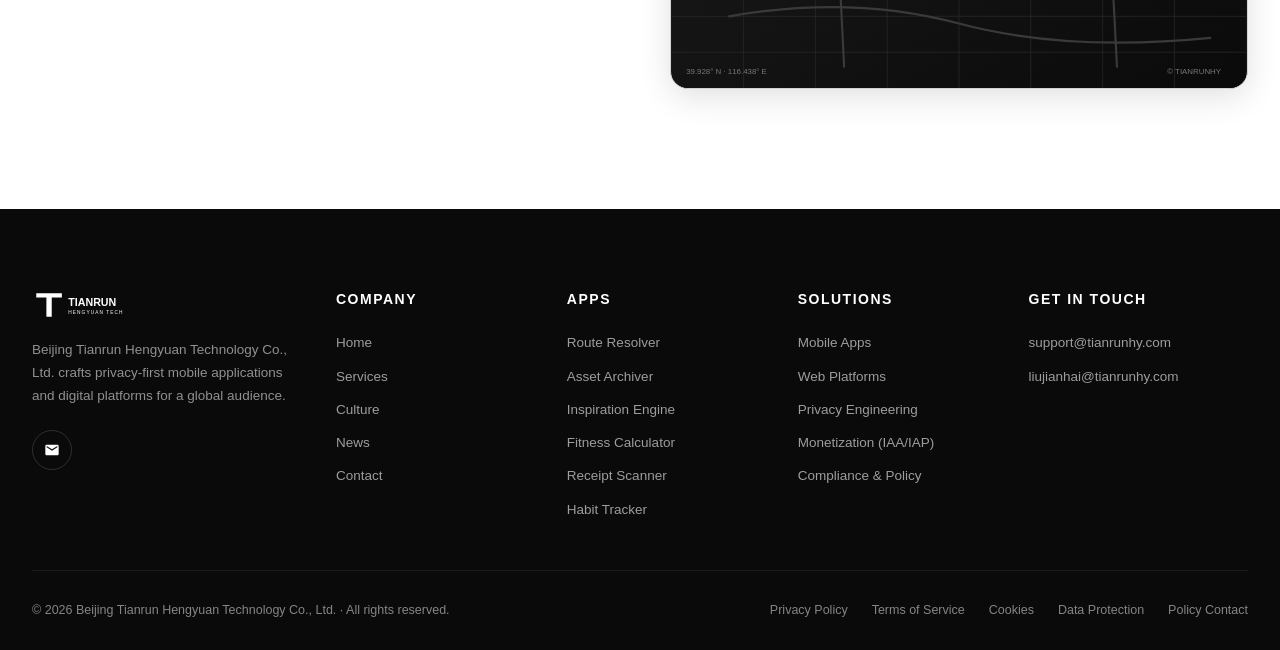
<file: contact.html>
<!DOCTYPE html>
<html lang="en">
<head>
<meta charset="UTF-8" />
<meta name="viewport" content="width=device-width, initial-scale=1.0" />
<meta name="theme-color" content="#0a0a0a" />
<title>Contact Us | Beijing Tianrun Hengyuan Technology</title>
<meta name="description" content="Get in touch with Beijing Tianrun Hengyuan Technology Co., Ltd. for partnership, support, press or careers. Located at 1011, 9th Floor, Building 15, Xinzhaojia Garden, Chaoyang District, Beijing, 100000, CN." />
<meta name="keywords" content="contact, partnership, support, press, careers, Beijing Tianrun Hengyuan" />
<link rel="canonical" href="https://tianrunhy.com/contact.html" />
<meta property="og:title" content="Contact Us | Tianrun Hengyuan Tech" />
<meta property="og:description" content="Get in touch with our team." />
<meta property="og:url" content="https://tianrunhy.com/contact.html" />
<meta property="og:type" content="website" />
<link rel="icon" type="image/svg+xml" href="images/favicon.svg" />
<link rel="stylesheet" href="css/main.css" />
</head>
<body>

<header class="site-header">
  <div class="container header-inner">
    <a href="index.html" class="brand"><img src="images/logo.svg" alt="Tianrun Hengyuan Tech" /></a>
    <nav class="main-nav" aria-label="Primary">
      <a href="index.html">Home</a>
      <a href="services.html">Services</a>
      <a href="culture.html">Culture</a>
      <a href="news.html">News</a>
      <a href="contact.html" class="active">Contact</a>
    </nav>
    <button class="menu-toggle" aria-label="Open menu"><svg viewBox="0 0 24 24"><path d="M3 6h18v2H3V6zm0 5h18v2H3v-2zm0 5h18v2H3v-2z"/></svg></button>
  </div>
</header>

<section class="page-hero">
  <div class="container page-hero-inner">
    <div class="crumbs"><a href="index.html">Home</a><span>/</span><span>Contact</span></div>
    <h1>Let's <span class="hl">start a conversation.</span></h1>
    <p>Whether you're a founder with an idea, a publisher with a portfolio, or a user who wants to tell us what you love (or hate) &mdash; we read every message.</p>
  </div>
</section>

<section style="background:#fff;">
  <div class="container">
    <div class="contact-grid">

      <!-- Form -->
      <div>
        <h2 style="font-size:28px; font-weight:800; letter-spacing:-1px; margin-bottom:8px;">Send us a message</h2>
        <p style="color:var(--gray-700); font-size:15px; line-height:1.65; margin-bottom:24px;">Average response time: <strong>< 24 hours</strong> on business days.</p>

        <form class="contact-form" id="contactForm">
          <div class="row">
            <div class="field">
              <label for="firstName">First Name *</label>
              <input type="text" id="firstName" name="firstName" required placeholder="Jane" />
            </div>
            <div class="field">
              <label for="lastName">Last Name *</label>
              <input type="text" id="lastName" name="lastName" required placeholder="Doe" />
            </div>
          </div>
          <div class="row">
            <div class="field">
              <label for="email">Work Email *</label>
              <input type="email" id="email" name="email" required placeholder="jane@company.com" />
            </div>
            <div class="field">
              <label for="company">Company</label>
              <input type="text" id="company" name="company" placeholder="Acme Studios" />
            </div>
          </div>
          <div class="field">
            <label for="topic">I am reaching out about *</label>
            <select id="topic" name="topic" required>
              <option value="">Please select a topic…</option>
              <option>Partnership / Co-development</option>
              <option>Publishing / Distribution</option>
              <option>Customer Support</option>
              <option>Press & Media</option>
              <option>Careers</option>
              <option>Privacy & Data Request</option>
              <option>Other</option>
            </select>
          </div>
          <div class="field">
            <label for="message">Message *</label>
            <textarea id="message" name="message" required placeholder="Tell us a little about your project, timeline and goals…"></textarea>
          </div>
          <div class="field" style="flex-direction:row; align-items:flex-start; gap:10px; font-size:13px; color:var(--gray-700);">
            <input type="checkbox" id="consent" required style="margin-top:4px;" />
            <label for="consent" style="font-weight:400;">I agree that the data submitted here will be processed according to the <a href="privacy.html" style="color:var(--primary);">Privacy Policy</a> and applicable regulations.</label>
          </div>
          <button type="submit" class="btn btn-primary" style="align-self:flex-start;">Send Message &rarr;</button>
        </form>
      </div>

      <!-- Info -->
      <div>
        <h2 style="font-size:28px; font-weight:800; letter-spacing:-1px; margin-bottom:8px;">Reach us directly</h2>
        <p style="color:var(--gray-700); font-size:15px; line-height:1.65; margin-bottom:24px;">Pick the channel that suits you best &mdash; we staff them all.</p>

        <div class="contact-info-card">
          <div class="icn"><svg viewBox="0 0 24 24"><path d="M20 4H4c-1.1 0-2 .9-2 2v12c0 1.1.9 2 2 2h16c1.1 0 2-.9 2-2V6c0-1.1-.9-2-2-2zm0 4l-8 5-8-5V6l8 5 8-5v2z"/></svg></div>
          <div>
            <h4>Customer Support</h4>
            <p><a href="mailto:support@tianrunhy.com">support@tianrunhy.com</a><br/>For app users &mdash; bug reports, account help, refunds.</p>
          </div>
        </div>

        <div class="contact-info-card">
          <div class="icn"><svg viewBox="0 0 24 24"><path d="M16 11c1.66 0 2.99-1.34 2.99-3S17.66 5 16 5c-1.66 0-3 1.34-3 3s1.34 3 3 3zm-8 0c1.66 0 2.99-1.34 2.99-3S9.66 5 8 5C6.34 5 5 6.34 5 8s1.34 3 3 3zm0 2c-2.33 0-7 1.17-7 3.5V19h14v-2.5c0-2.33-4.67-3.5-7-3.5zm8 0c-.29 0-.62.02-.97.05 1.16.84 1.97 1.97 1.97 3.45V19h6v-2.5c0-2.33-4.67-3.5-7-3.5z"/></svg></div>
          <div>
            <h4>Partnerships & Enterprise</h4>
            <p><a href="mailto:liujianhai@tianrunhy.com">liujianhai@tianrunhy.com</a><br/>For key accounts, publishing, co-development.</p>
          </div>
        </div>

        <div class="contact-info-card">
          <div class="icn"><svg viewBox="0 0 24 24"><path d="M12 2C8.13 2 5 5.13 5 9c0 5.25 7 13 7 13s7-7.75 7-13c0-3.87-3.13-7-7-7zm0 9.5a2.5 2.5 0 110-5 2.5 2.5 0 010 5z"/></svg></div>
          <div>
            <h4>Headquarters</h4>
            <p>1011, 9th Floor, Building 15,<br/>Xinzhaojia Garden, Chaoyang District,<br/>Beijing, 100000, China</p>
          </div>
        </div>

        <div class="contact-info-card">
          <div class="icn"><svg viewBox="0 0 24 24"><path d="M11.99 2C6.47 2 2 6.48 2 12s4.47 10 9.99 10C17.52 22 22 17.52 22 12S17.52 2 11.99 2zM12 20c-4.42 0-8-3.58-8-8s3.58-8 8-8 8 3.58 8 8-3.58 8-8 8zm.5-13H11v6l5.25 3.15.75-1.23-4.5-2.67z"/></svg></div>
          <div>
            <h4>Business Hours</h4>
            <p>Mon &ndash; Fri · 09:00 &ndash; 18:00 (UTC+8)<br/>Follow-the-sun incident response 24/7.</p>
          </div>
        </div>

        <!-- Map placeholder -->
        <div class="map-wrap" aria-label="Beijing office location">
          <svg viewBox="0 0 800 450" xmlns="http://www.w3.org/2000/svg">
            <defs>
              <linearGradient id="mg" x1="0" y1="0" x2="1" y2="1">
                <stop offset="0%" stop-color="#1c1c1c"/>
                <stop offset="100%" stop-color="#0a0a0a"/>
              </linearGradient>
              <radialGradient id="mp" cx="50%" cy="50%" r="50%">
                <stop offset="0%" stop-color="#ff4d52" stop-opacity="0.8"/>
                <stop offset="60%" stop-color="#ff4d52" stop-opacity="0.25"/>
                <stop offset="100%" stop-color="#ff4d52" stop-opacity="0"/>
              </radialGradient>
            </defs>
            <rect width="800" height="450" fill="url(#mg)"/>
            <!-- Grid -->
            <g stroke="#2a2a2a" stroke-width="1">
              <line x1="0" y1="50" x2="800" y2="50"/>
              <line x1="0" y1="100" x2="800" y2="100"/>
              <line x1="0" y1="150" x2="800" y2="150"/>
              <line x1="0" y1="200" x2="800" y2="200"/>
              <line x1="0" y1="250" x2="800" y2="250"/>
              <line x1="0" y1="300" x2="800" y2="300"/>
              <line x1="0" y1="350" x2="800" y2="350"/>
              <line x1="0" y1="400" x2="800" y2="400"/>
              <line x1="100" y1="0" x2="100" y2="450"/>
              <line x1="200" y1="0" x2="200" y2="450"/>
              <line x1="300" y1="0" x2="300" y2="450"/>
              <line x1="400" y1="0" x2="400" y2="450"/>
              <line x1="500" y1="0" x2="500" y2="450"/>
              <line x1="600" y1="0" x2="600" y2="450"/>
              <line x1="700" y1="0" x2="700" y2="450"/>
            </g>
            <!-- "roads" -->
            <g stroke="#3a3a3a" stroke-width="3" fill="none" stroke-linecap="round">
              <path d="M 50 80 Q 200 90, 350 150 T 750 220"/>
              <path d="M 80 350 Q 250 320, 400 360 T 750 380"/>
              <path d="M 600 30 L 620 420"/>
              <path d="M 220 20 L 240 420"/>
            </g>
            <!-- district shapes -->
            <g fill="#161616" stroke="#2a2a2a">
              <path d="M 380 180 L 460 170 L 480 230 L 400 250 Z"/>
              <path d="M 540 250 L 600 240 L 620 290 L 560 320 Z"/>
            </g>
            <!-- Pin -->
            <g transform="translate(400,225)">
              <circle r="60" fill="url(#mp)"/>
              <circle r="14" fill="#E82127"/>
              <circle r="6" fill="#fff"/>
            </g>
            <!-- label -->
            <g transform="translate(420,228)">
              <rect x="0" y="-14" width="240" height="34" rx="6" fill="#0a0a0a" stroke="#E82127"/>
              <text x="12" y="8" fill="#fff" font-family="Arial, sans-serif" font-size="12" font-weight="700">TIANRUN HENGYUAN TECH</text>
              <text x="12" y="-16" fill="#E82127" font-family="Arial, sans-serif" font-size="10" font-weight="700">CHAOYANG · BEIJING</text>
            </g>
            <!-- coordinates -->
            <text x="20" y="430" fill="#777" font-family="Arial" font-size="11">39.928° N · 116.438° E</text>
            <text x="690" y="430" fill="#777" font-family="Arial" font-size="11">© TIANRUNHY</text>
          </svg>
        </div>
      </div>
    </div>
  </div>
</section>

<footer class="site-footer">
  <div class="container">
    <div class="footer-grid">
      <div class="footer-col footer-brand">
        <a href="index.html" class="brand"><img src="images/logo.svg" alt="Tianrun Hengyuan Tech" /></a>
        <p class="desc">Beijing Tianrun Hengyuan Technology Co., Ltd. crafts privacy-first mobile applications and digital platforms for a global audience.</p>
        <div class="social"><a href="mailto:support@tianrunhy.com" aria-label="Email"><svg viewBox="0 0 24 24"><path d="M20 4H4c-1.1 0-2 .9-2 2v12c0 1.1.9 2 2 2h16c1.1 0 2-.9 2-2V6c0-1.1-.9-2-2-2zm0 4l-8 5-8-5V6l8 5 8-5v2z"/></svg></a></div>
      </div>
      <div class="footer-col"><h4>Company</h4><ul><li><a href="index.html">Home</a></li><li><a href="services.html">Services</a></li><li><a href="culture.html">Culture</a></li><li><a href="news.html">News</a></li><li><a href="contact.html">Contact</a></li></ul></div>
      <div class="footer-col"><h4>Apps</h4><ul><li><a href="services.html#apps">Route Resolver</a></li><li><a href="services.html#apps">Asset Archiver</a></li><li><a href="services.html#apps">Inspiration Engine</a></li><li><a href="services.html#apps">Fitness Calculator</a></li><li><a href="services.html#apps">Receipt Scanner</a></li><li><a href="services.html#apps">Habit Tracker</a></li></ul></div>
      <div class="footer-col"><h4>Solutions</h4><ul><li><a href="services.html">Mobile Apps</a></li><li><a href="services.html">Web Platforms</a></li><li><a href="services.html">Privacy Engineering</a></li><li><a href="services.html">Monetization (IAA/IAP)</a></li><li><a href="services.html">Compliance & Policy</a></li></ul></div>
      <div class="footer-col"><h4>Get in Touch</h4><ul><li><a href="mailto:support@tianrunhy.com">support@tianrunhy.com</a></li><li><a href="mailto:liujianhai@tianrunhy.com">liujianhai@tianrunhy.com</a></li></ul></div>
    </div>
    <div class="footer-bottom">
      <span>&copy; <span id="year">2026</span> Beijing Tianrun Hengyuan Technology Co., Ltd. · All rights reserved.</span>
      <div class="footer-bottom-links">
        <a href="privacy.html">Privacy Policy</a>
        <a href="terms.html">Terms of Service</a>
        <a href="privacy.html#cookies">Cookies</a>
        <a href="privacy.html#dpa">Data Protection</a>
        <a href="privacy.html#contact">Policy Contact</a>
      </div>
    </div>
  </div>
</footer>

<script src="js/main.js"></script>
<script>document.getElementById('year').textContent = new Date().getFullYear();</script>
</body>
</html>
</file>
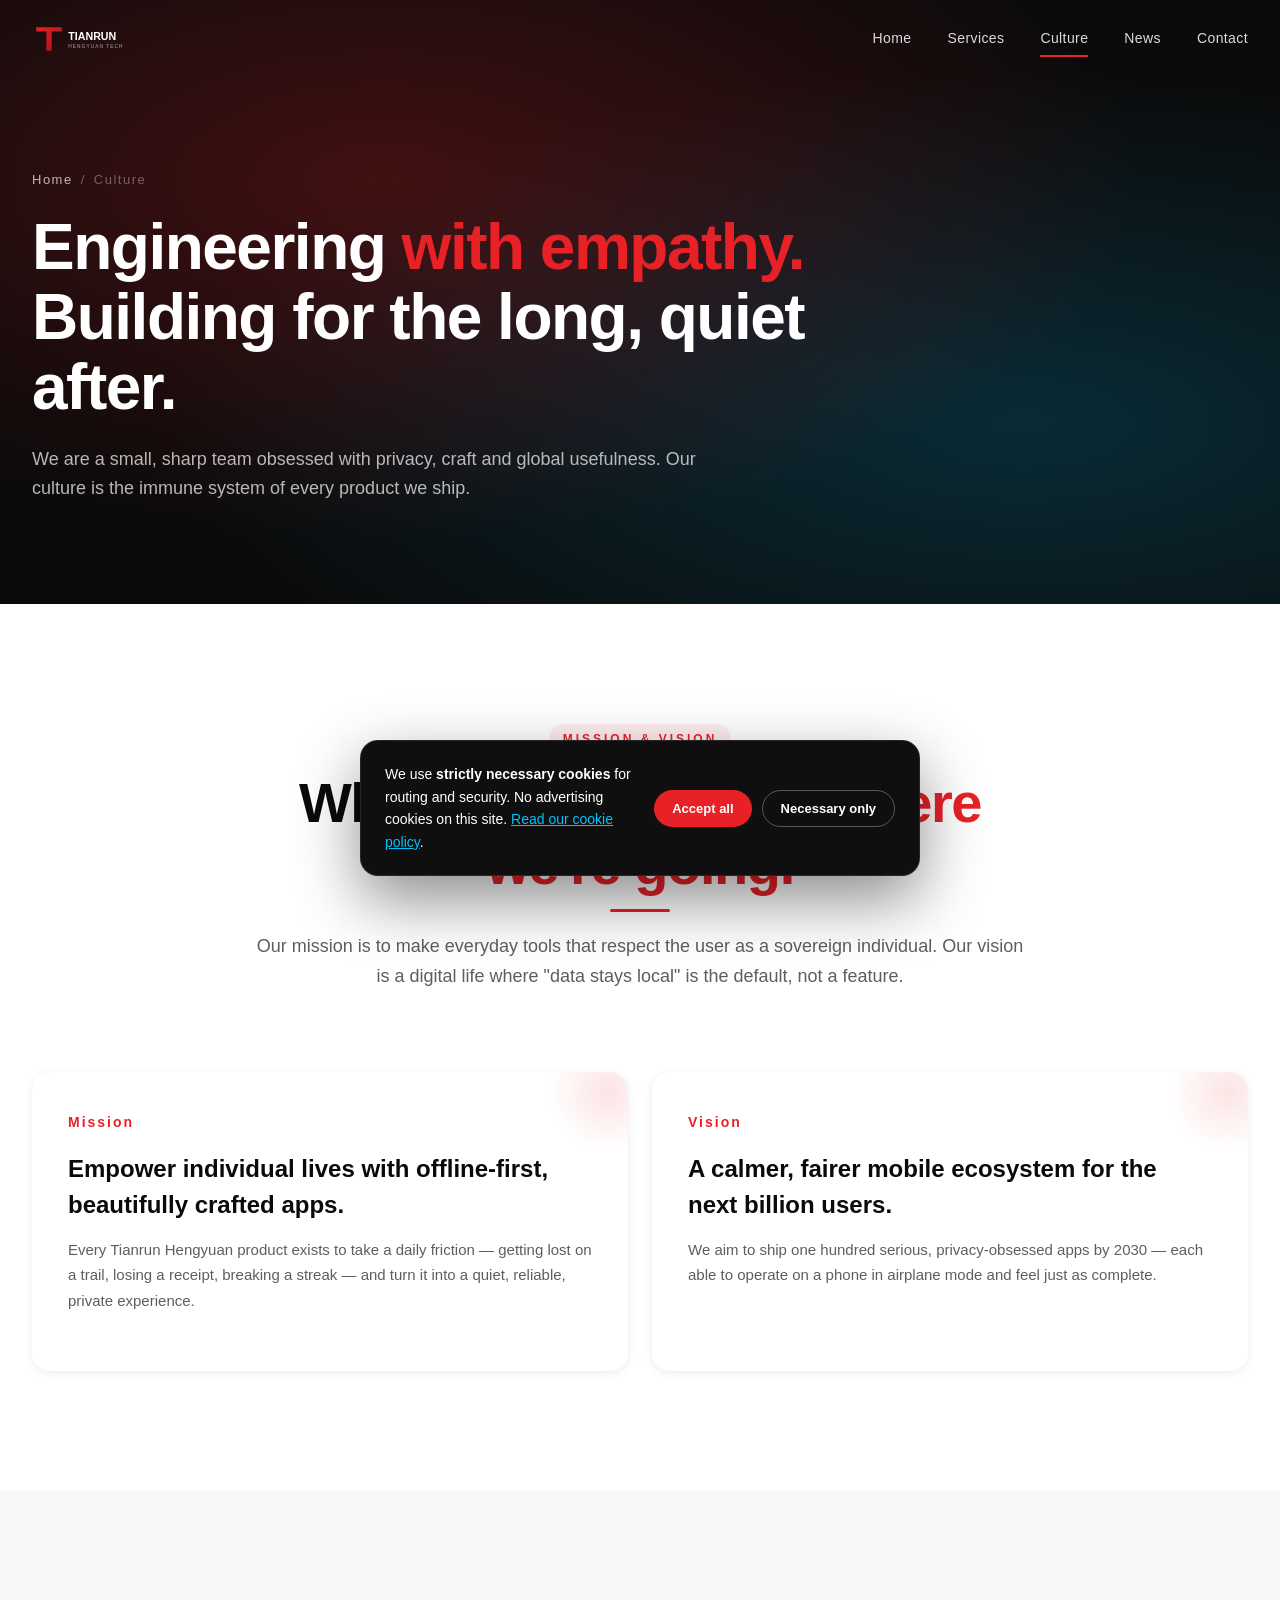
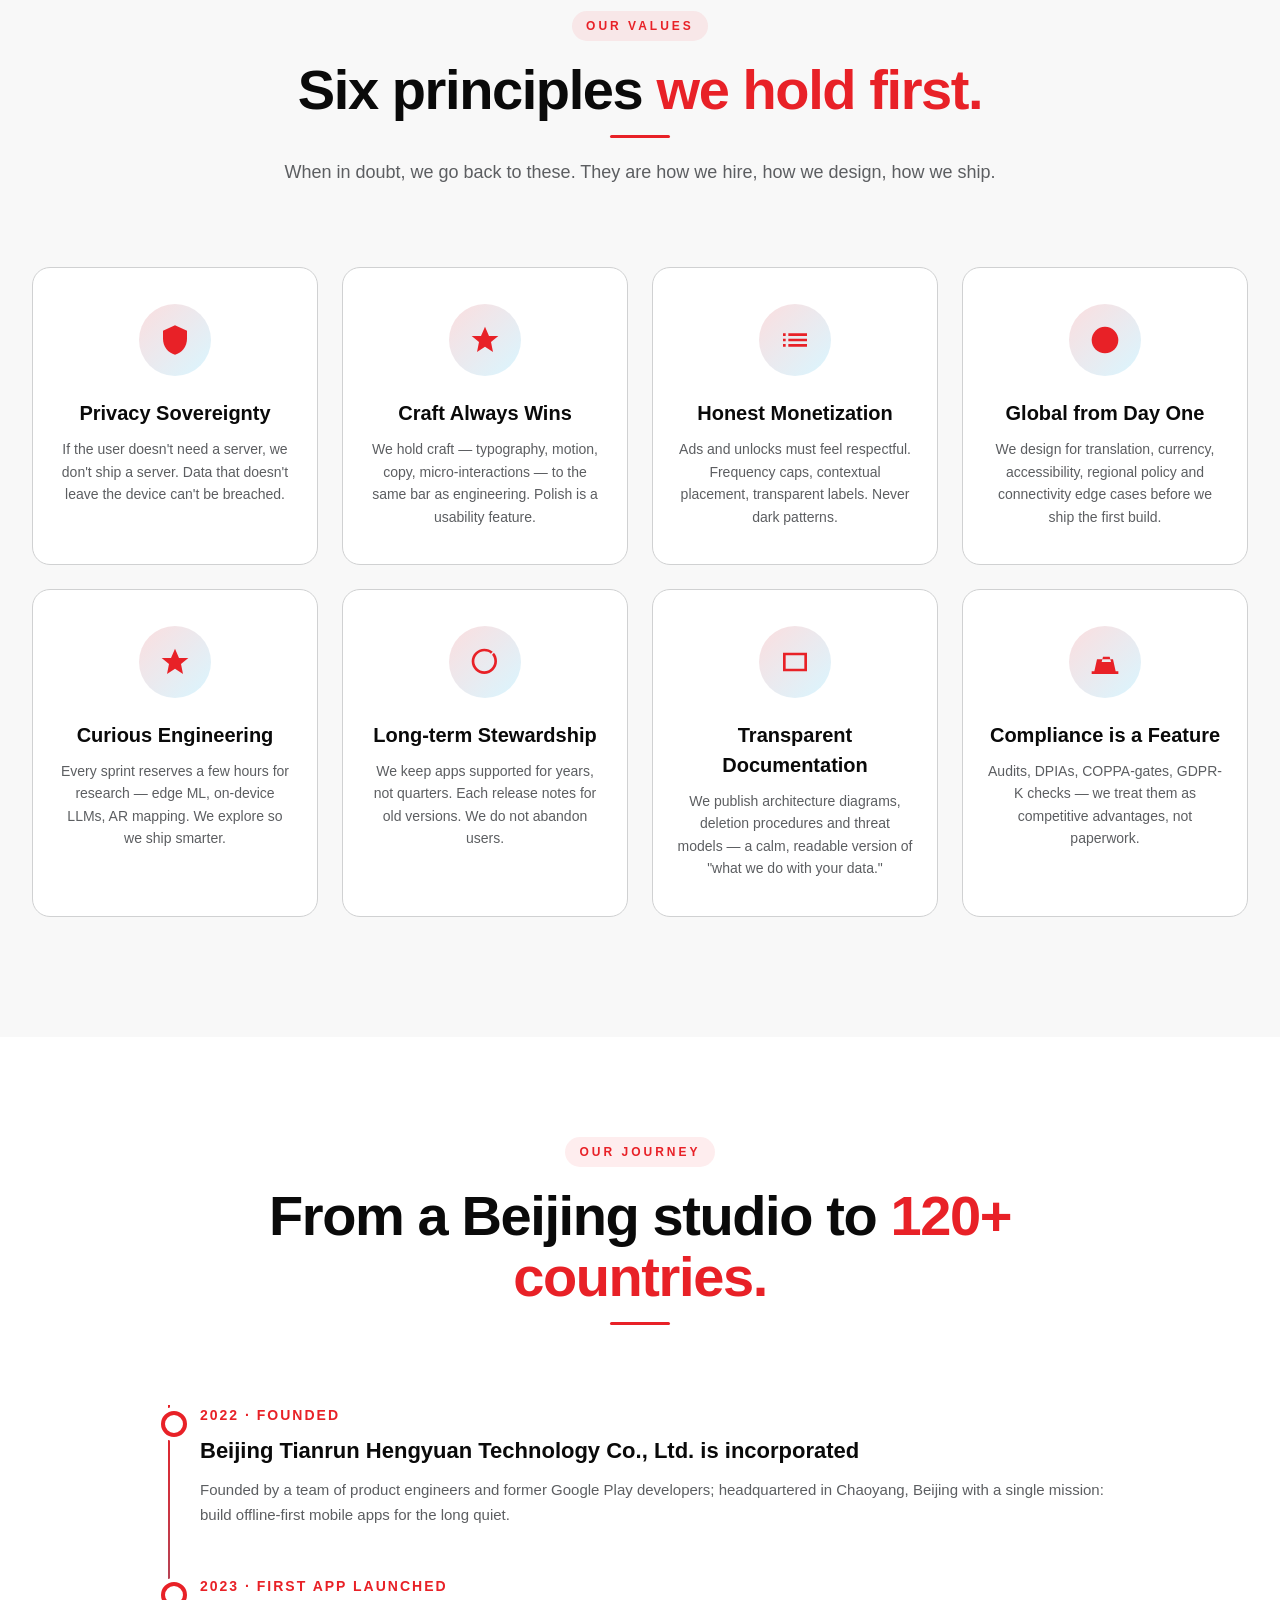
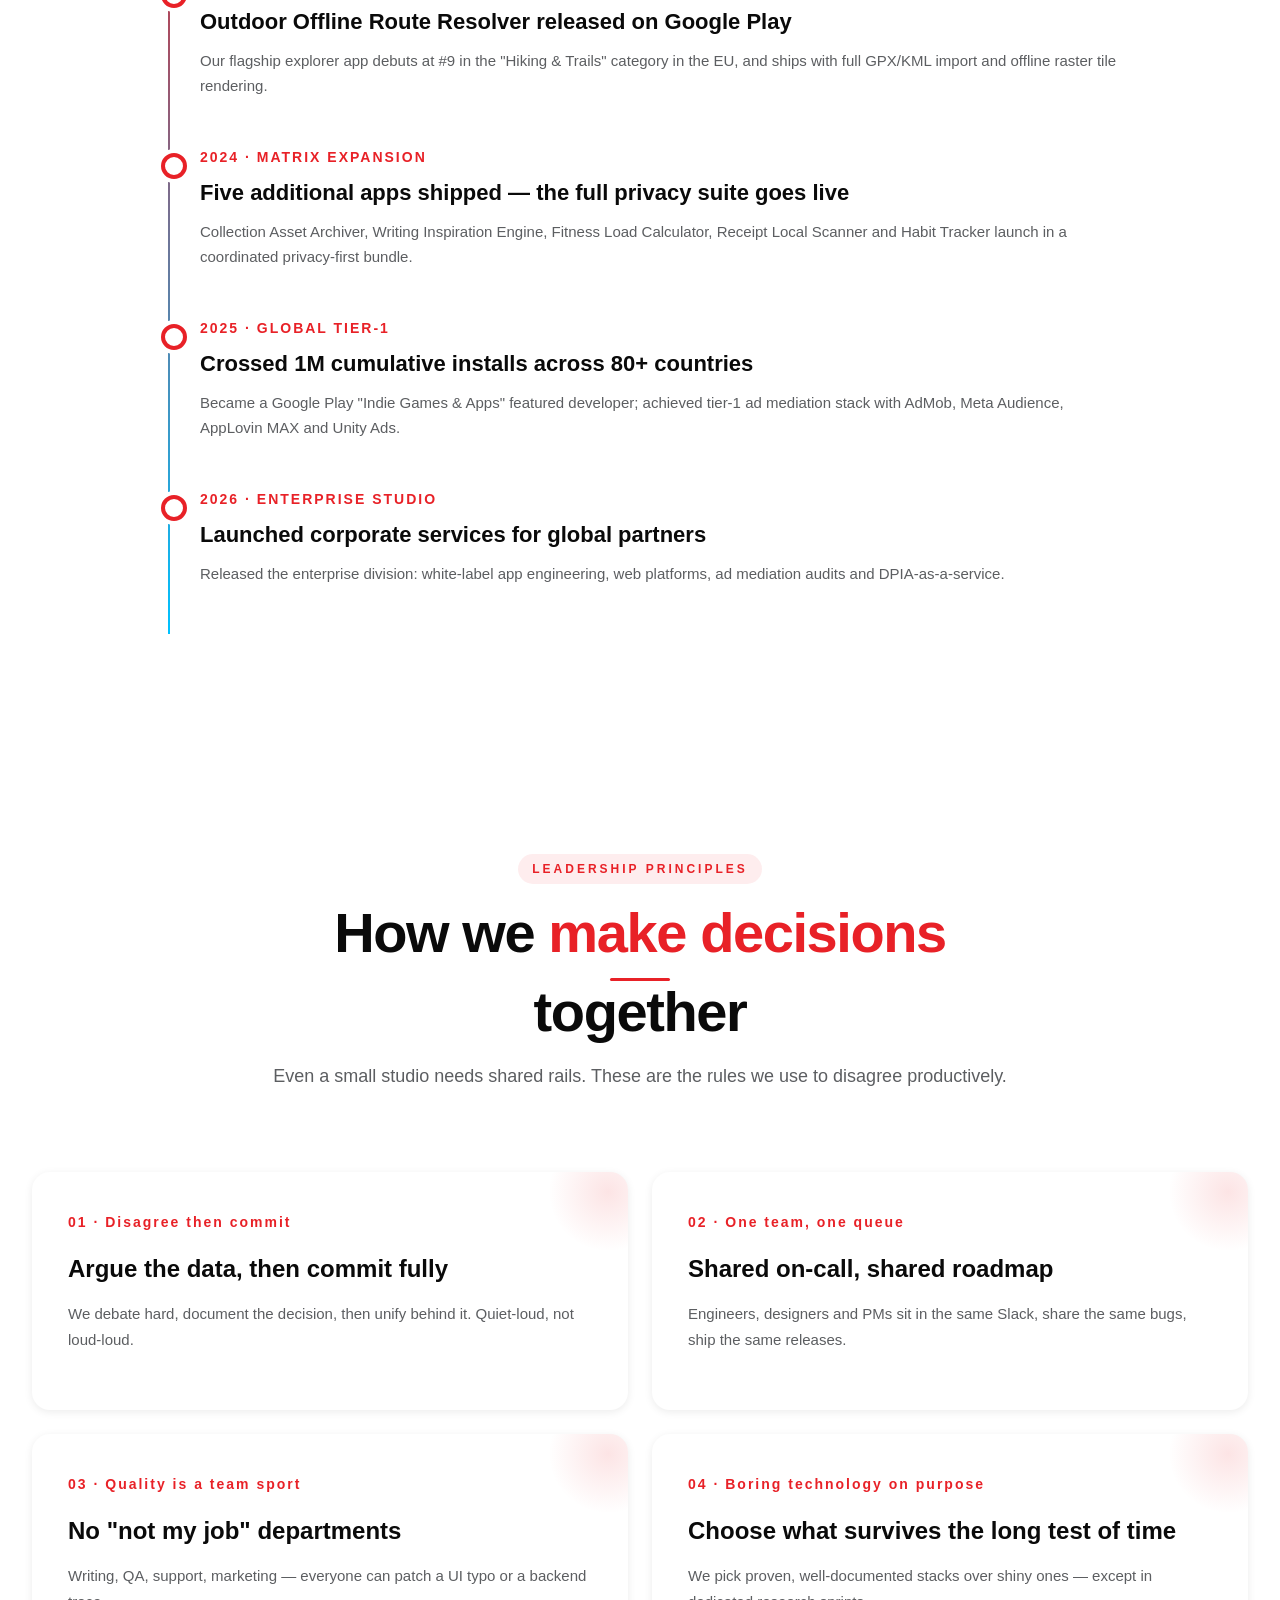
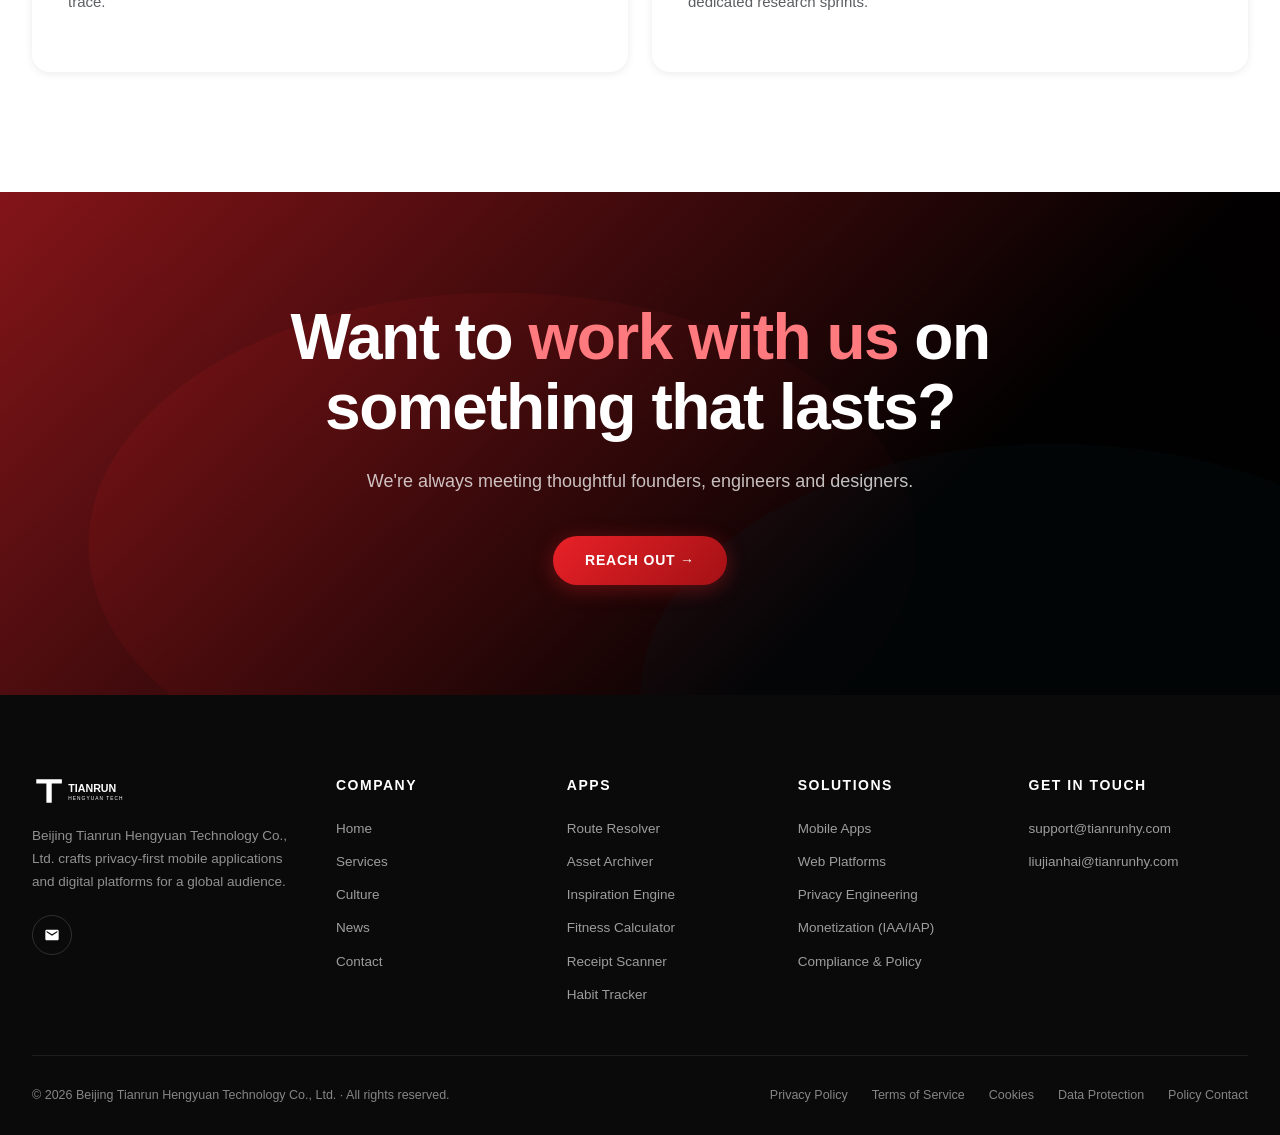
<file: culture.html>
<!DOCTYPE html>
<html lang="en">
<head>
<meta charset="UTF-8" />
<meta name="viewport" content="width=device-width, initial-scale=1.0" />
<meta name="theme-color" content="#0a0a0a" />
<title>Enterprise Culture & Values | Beijing Tianrun Hengyuan Technology</title>
<meta name="description" content="The values that shape how we build, hire and partner: privacy-by-default, craft-first engineering, honest monetization, and a global mindset grounded in empathy." />
<meta name="keywords" content="company culture, values, privacy by design, engineering culture, Tianrun Hengyuan" />
<link rel="canonical" href="https://tianrunhy.com/culture.html" />
<meta property="og:title" content="Enterprise Culture & Values | Tianrun Hengyuan Tech" />
<meta property="og:description" content="The values that shape how we build, hire and partner." />
<meta property="og:url" content="https://tianrunhy.com/culture.html" />
<meta property="og:type" content="website" />
<link rel="icon" type="image/svg+xml" href="images/favicon.svg" />
<link rel="stylesheet" href="css/main.css" />
</head>
<body>

<header class="site-header">
  <div class="container header-inner">
    <a href="index.html" class="brand"><img src="images/logo.svg" alt="Tianrun Hengyuan Tech" /></a>
    <nav class="main-nav" aria-label="Primary">
      <a href="index.html">Home</a>
      <a href="services.html">Services</a>
      <a href="culture.html" class="active">Culture</a>
      <a href="news.html">News</a>
      <a href="contact.html">Contact</a>
    </nav>
    <button class="menu-toggle" aria-label="Open menu"><svg viewBox="0 0 24 24"><path d="M3 6h18v2H3V6zm0 5h18v2H3v-2zm0 5h18v2H3v-2z"/></svg></button>
  </div>
</header>

<section class="page-hero">
  <div class="container page-hero-inner">
    <div class="crumbs"><a href="index.html">Home</a><span>/</span><span>Culture</span></div>
    <h1>Engineering <span class="hl">with empathy.</span> Building for the long, quiet after.</h1>
    <p>We are a small, sharp team obsessed with privacy, craft and global usefulness. Our culture is the immune system of every product we ship.</p>
  </div>
</section>

<!-- Mission / Vision -->
<section style="background:#fff;">
  <div class="container">
    <div class="section-head reveal">
      <span class="section-eyebrow">Mission & Vision</span>
      <h2>Why we exist &mdash; and <span class="hl">where we're going.</span></h2>
      <p>Our mission is to make everyday tools that respect the user as a sovereign individual. Our vision is a digital life where "data stays local" is the default, not a feature.</p>
    </div>
    <div class="service-grid">
      <div class="service-card reveal-l">
        <div class="num">Mission</div>
        <h3>Empower individual lives with offline-first, beautifully crafted apps.</h3>
        <p>Every Tianrun Hengyuan product exists to take a daily friction &mdash; getting lost on a trail, losing a receipt, breaking a streak &mdash; and turn it into a quiet, reliable, private experience.</p>
      </div>
      <div class="service-card reveal-r">
        <div class="num">Vision</div>
        <h3>A calmer, fairer mobile ecosystem for the next billion users.</h3>
        <p>We aim to ship one hundred serious, privacy-obsessed apps by 2030 &mdash; each able to operate on a phone in airplane mode and feel just as complete.</p>
      </div>
    </div>
  </div>
</section>

<!-- Core values -->
<section style="background:#f8f8f8;">
  <div class="container">
    <div class="section-head reveal">
      <span class="section-eyebrow">Our Values</span>
      <h2>Six principles <span class="hl">we hold first.</span></h2>
      <p>When in doubt, we go back to these. They are how we hire, how we design, how we ship.</p>
    </div>
    <div class="culture-grid">
      <div class="culture-card reveal">
        <div class="icn"><svg viewBox="0 0 24 24"><path d="M12 1L3 5v6c0 5.6 3.8 10.7 9 12 5.2-1.3 9-6.4 9-12V5l-9-4z"/></svg></div>
        <h3>Privacy Sovereignty</h3>
        <p>If the user doesn't need a server, we don't ship a server. Data that doesn't leave the device can't be breached.</p>
      </div>
      <div class="culture-card reveal">
        <div class="icn"><svg viewBox="0 0 24 24"><path d="M12 2l3 7h7l-5.5 4.5L18 21l-6-4-6 4 1.5-7.5L2 9h7z"/></svg></div>
        <h3>Craft Always Wins</h3>
        <p>We hold craft &mdash; typography, motion, copy, micro-interactions &mdash; to the same bar as engineering. Polish is a usability feature.</p>
      </div>
      <div class="culture-card reveal">
        <div class="icn"><svg viewBox="0 0 24 24"><path d="M3 13h2v-2H3v2zm0 4h2v-2H3v2zm0-8h2V7H3v2zm4 4h14v-2H7v2zm0 4h14v-2H7v2zM7 7v2h14V7H7z"/></svg></div>
        <h3>Honest Monetization</h3>
        <p>Ads and unlocks must feel respectful. Frequency caps, contextual placement, transparent labels. Never dark patterns.</p>
      </div>
      <div class="culture-card reveal">
        <div class="icn"><svg viewBox="0 0 24 24"><path d="M12 2C6.48 2 2 6.48 2 12s4.48 10 10 10 10-4.48 10-10S17.52 2 12 2z"/></svg></div>
        <h3>Global from Day One</h3>
        <p>We design for translation, currency, accessibility, regional policy and connectivity edge cases before we ship the first build.</p>
      </div>
      <div class="culture-card reveal">
        <div class="icn"><svg viewBox="0 0 24 24"><path d="M12 2l3 7h7l-5.5 4.5L18 21l-6-4-6 4 1.5-7.5L2 9h7z"/></svg></div>
        <h3>Curious Engineering</h3>
        <p>Every sprint reserves a few hours for research &mdash; edge ML, on-device LLMs, AR mapping. We explore so we ship smarter.</p>
      </div>
      <div class="culture-card reveal">
        <div class="icn"><svg viewBox="0 0 24 24"><path d="M21 11.5c0 5.2-4.3 9.5-9.5 9.5S2 16.7 2 11.5 6.3 2 11.5 2c2.4 0 4.6.9 6.3 2.4l-1.4 1.4C15.1 4.6 13.4 4 11.5 4 7.4 4 4 7.4 4 11.5S7.4 19 11.5 19s7.5-3.4 7.5-7.5c0-1.9-.6-3.6-1.7-5l1.4-1.4c1.5 1.7 2.3 3.9 2.3 6.4z"/></svg></div>
        <h3>Long-term Stewardship</h3>
        <p>We keep apps supported for years, not quarters. Each release notes for old versions. We do not abandon users.</p>
      </div>
      <div class="culture-card reveal">
        <div class="icn"><svg viewBox="0 0 24 24"><path d="M3 5h18v14H3V5zm2 2v10h14V7H5z"/></svg></div>
        <h3>Transparent Documentation</h3>
        <p>We publish architecture diagrams, deletion procedures and threat models &mdash; a calm, readable version of "what we do with your data."</p>
      </div>
      <div class="culture-card reveal">
        <div class="icn"><svg viewBox="0 0 24 24"><path d="M2 21h20v-2H2v2zm2-2h16l-2-9H6L4 19zm5.5-7l1-4h5l1 4h-7z"/></svg></div>
        <h3>Compliance is a Feature</h3>
        <p>Audits, DPIAs, COPPA-gates, GDPR-K checks &mdash; we treat them as competitive advantages, not paperwork.</p>
      </div>
    </div>
  </div>
</section>

<!-- Timeline -->
<section class="timeline-section">
  <div class="container">
    <div class="section-head reveal">
      <span class="section-eyebrow">Our Journey</span>
      <h2>From a Beijing studio to <span class="hl">120+ countries.</span></h2>
     </div>
    <div class="timeline">
      <div class="timeline-item reveal">
        <div class="yr">2022 · FOUNDED</div>
        <h3>Beijing Tianrun Hengyuan Technology Co., Ltd. is incorporated</h3>
        <p>Founded by a team of product engineers and former Google Play developers; headquartered in Chaoyang, Beijing with a single mission: build offline-first mobile apps for the long quiet.</p>
      </div>
      <div class="timeline-item reveal">
        <div class="yr">2023 · FIRST APP LAUNCHED</div>
        <h3>Outdoor Offline Route Resolver released on Google Play</h3>
        <p>Our flagship explorer app debuts at #9 in the "Hiking & Trails" category in the EU, and ships with full GPX/KML import and offline raster tile rendering.</p>
      </div>
      <div class="timeline-item reveal">
        <div class="yr">2024 · MATRIX EXPANSION</div>
        <h3>Five additional apps shipped &mdash; the full privacy suite goes live</h3>
        <p>Collection Asset Archiver, Writing Inspiration Engine, Fitness Load Calculator, Receipt Local Scanner and Habit Tracker launch in a coordinated privacy-first bundle.</p>
      </div>
      <div class="timeline-item reveal">
        <div class="yr">2025 · GLOBAL TIER-1</div>
        <h3>Crossed 1M cumulative installs across 80+ countries</h3>
        <p>Became a Google Play "Indie Games & Apps" featured developer; achieved tier-1 ad mediation stack with AdMob, Meta Audience, AppLovin MAX and Unity Ads.</p>
      </div>
      <div class="timeline-item reveal">
        <div class="yr">2026 · ENTERPRISE STUDIO</div>
        <h3>Launched corporate services for global partners</h3>
        <p>Released the enterprise division: white-label app engineering, web platforms, ad mediation audits and DPIA-as-a-service.</p>
      </div>
    </div>
  </div>
</section>

<!-- Team -->
<section style="background:#fff;">
  <div class="container">
    <div class="section-head reveal">
      <span class="section-eyebrow">Leadership Principles</span>
      <h2>How we <span class="hl">make decisions</span> together</h2>
      <p>Even a small studio needs shared rails. These are the rules we use to disagree productively.</p>
    </div>
    <div class="service-grid">
      <div class="service-card reveal-l">
        <div class="num">01 · Disagree then commit</div>
        <h3>Argue the data, then commit fully</h3>
        <p>We debate hard, document the decision, then unify behind it. Quiet-loud, not loud-loud.</p>
      </div>
      <div class="service-card reveal-r">
        <div class="num">02 · One team, one queue</div>
        <h3>Shared on-call, shared roadmap</h3>
        <p>Engineers, designers and PMs sit in the same Slack, share the same bugs, ship the same releases.</p>
      </div>
      <div class="service-card reveal-l">
        <div class="num">03 · Quality is a team sport</div>
        <h3>No "not my job" departments</h3>
        <p>Writing, QA, support, marketing &mdash; everyone can patch a UI typo or a backend trace.</p>
      </div>
      <div class="service-card reveal-r">
        <div class="num">04 · Boring technology on purpose</div>
        <h3>Choose what survives the long test of time</h3>
        <p>We pick proven, well-documented stacks over shiny ones &mdash; except in dedicated research sprints.</p>
      </div>
    </div>
  </div>
</section>

<section class="cta-banner">
  <div class="container cta-inner">
    <h2>Want to <span style="color:#ff7a7f;">work with us</span> on something that lasts?</h2>
    <p>We're always meeting thoughtful founders, engineers and designers.</p>
    <a href="contact.html" class="btn btn-primary">Reach Out &rarr;</a>
  </div>
</section>

<footer class="site-footer">
  <div class="container">
    <div class="footer-grid">
      <div class="footer-col footer-brand">
        <a href="index.html" class="brand"><img src="images/logo.svg" alt="Tianrun Hengyuan Tech" /></a>
        <p class="desc">Beijing Tianrun Hengyuan Technology Co., Ltd. crafts privacy-first mobile applications and digital platforms for a global audience.</p>
        <div class="social"><a href="mailto:support@tianrunhy.com" aria-label="Email"><svg viewBox="0 0 24 24"><path d="M20 4H4c-1.1 0-2 .9-2 2v12c0 1.1.9 2 2 2h16c1.1 0 2-.9 2-2V6c0-1.1-.9-2-2-2zm0 4l-8 5-8-5V6l8 5 8-5v2z"/></svg></a></div>
      </div>
      <div class="footer-col"><h4>Company</h4><ul><li><a href="index.html">Home</a></li><li><a href="services.html">Services</a></li><li><a href="culture.html">Culture</a></li><li><a href="news.html">News</a></li><li><a href="contact.html">Contact</a></li></ul></div>
      <div class="footer-col"><h4>Apps</h4><ul><li><a href="services.html#apps">Route Resolver</a></li><li><a href="services.html#apps">Asset Archiver</a></li><li><a href="services.html#apps">Inspiration Engine</a></li><li><a href="services.html#apps">Fitness Calculator</a></li><li><a href="services.html#apps">Receipt Scanner</a></li><li><a href="services.html#apps">Habit Tracker</a></li></ul></div>
      <div class="footer-col"><h4>Solutions</h4><ul><li><a href="services.html">Mobile Apps</a></li><li><a href="services.html">Web Platforms</a></li><li><a href="services.html">Privacy Engineering</a></li><li><a href="services.html">Monetization (IAA/IAP)</a></li><li><a href="services.html">Compliance & Policy</a></li></ul></div>
      <div class="footer-col"><h4>Get in Touch</h4><ul><li><a href="mailto:support@tianrunhy.com">support@tianrunhy.com</a></li><li><a href="mailto:liujianhai@tianrunhy.com">liujianhai@tianrunhy.com</a></li></ul></div>
    </div>
    <div class="footer-bottom">
      <span>&copy; <span id="year">2026</span> Beijing Tianrun Hengyuan Technology Co., Ltd. · All rights reserved.</span>
      <div class="footer-bottom-links">
        <a href="privacy.html">Privacy Policy</a>
        <a href="terms.html">Terms of Service</a>
        <a href="privacy.html#cookies">Cookies</a>
        <a href="privacy.html#dpa">Data Protection</a>
        <a href="privacy.html#contact">Policy Contact</a>
      </div>
    </div>
  </div>
</footer>

<script src="js/main.js"></script>
<script>document.getElementById('year').textContent = new Date().getFullYear();</script>
</body>
</html>
</file>
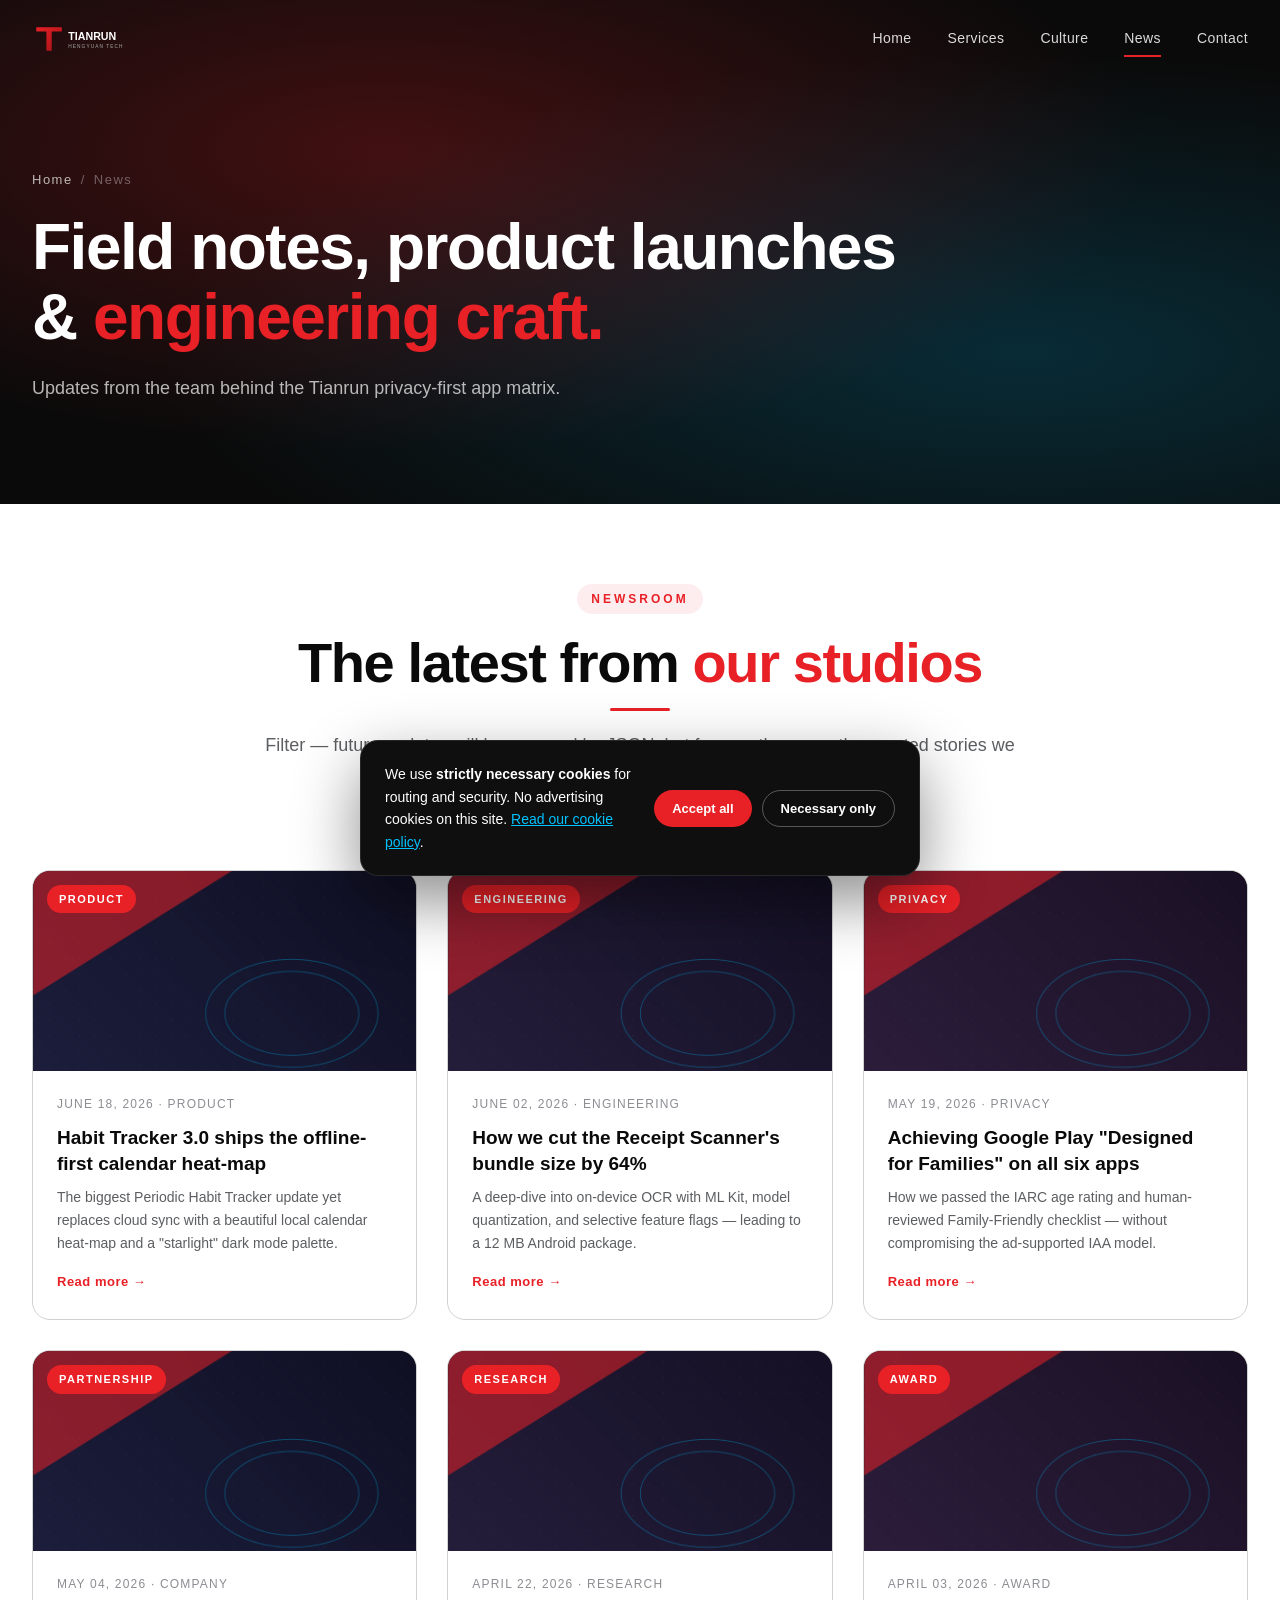
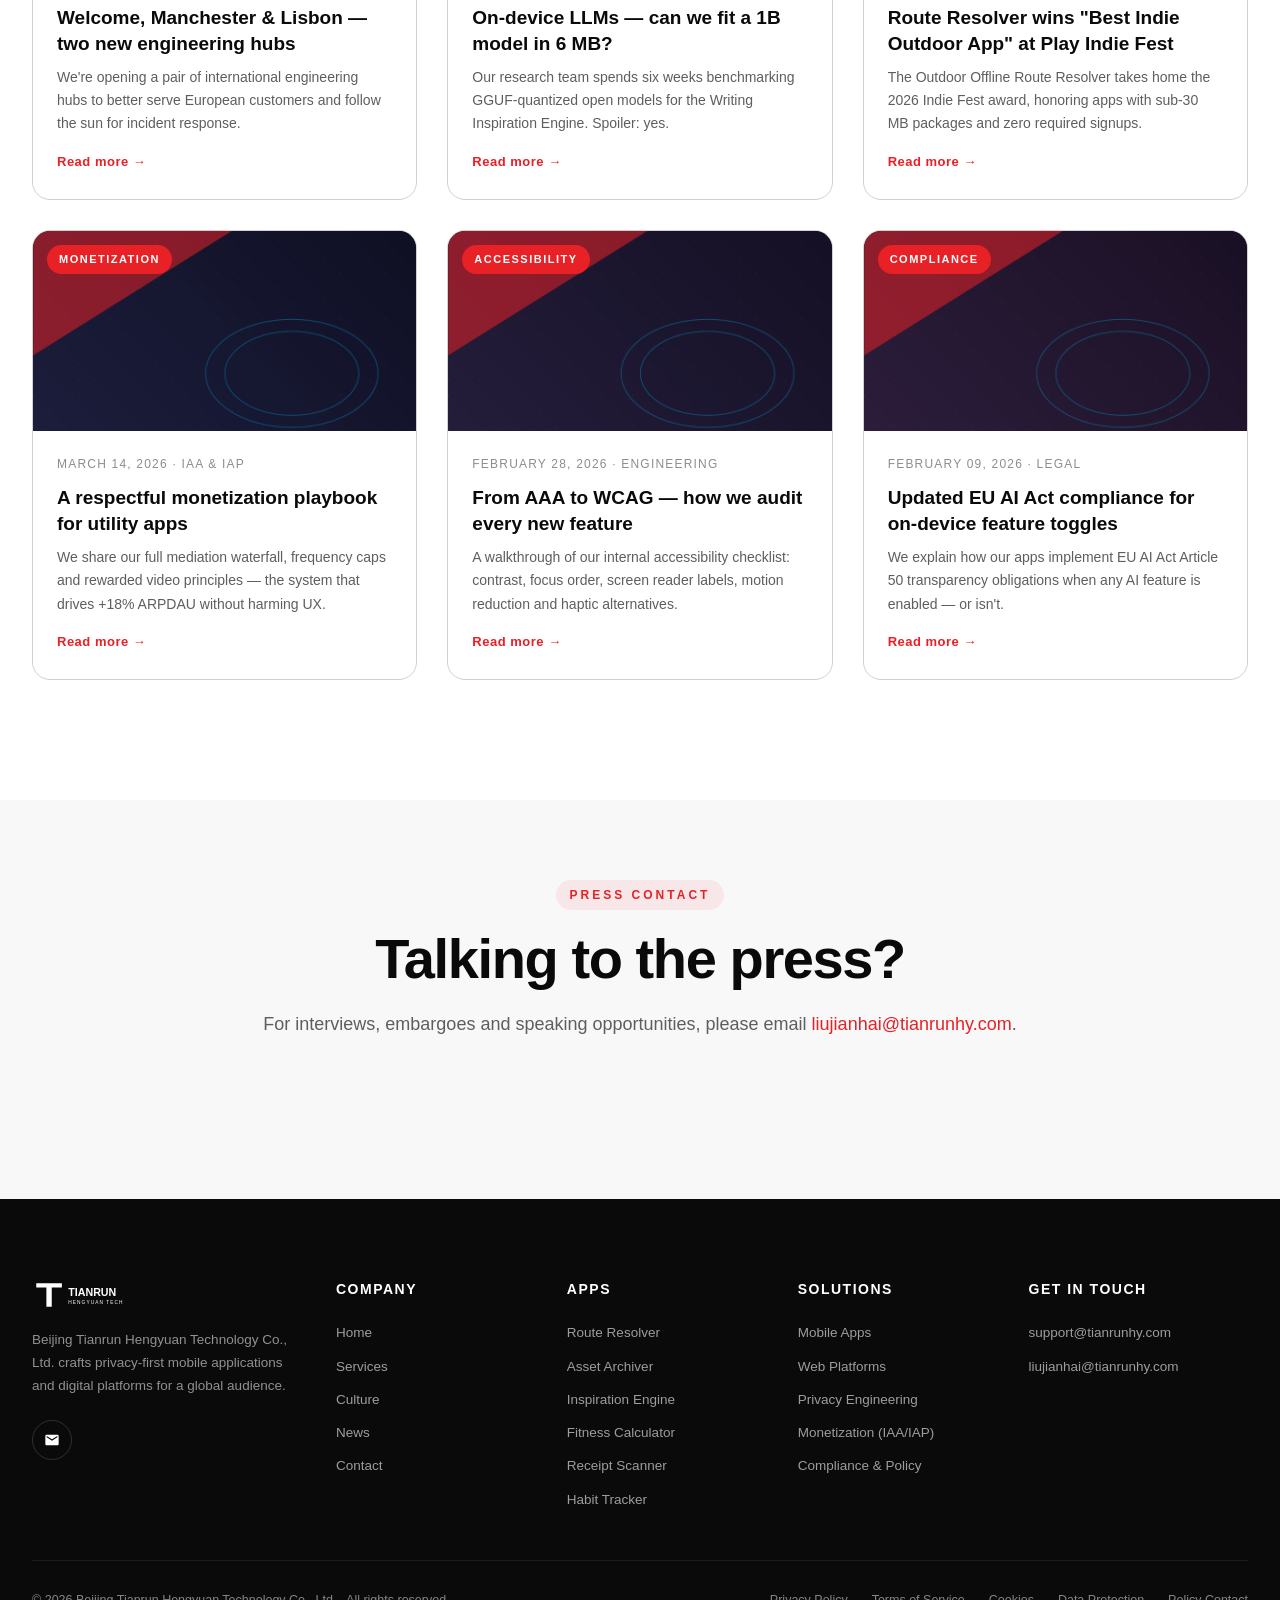
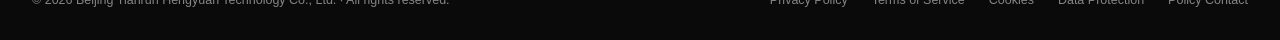
<file: news.html>
<!DOCTYPE html>
<html lang="en">
<head>
<meta charset="UTF-8" />
<meta name="viewport" content="width=device-width, initial-scale=1.0" />
<meta name="theme-color" content="#0a0a0a" />
<title>Enterprise News & Insights | Beijing Tianrun Hengyuan Technology</title>
<meta name="description" content="Latest product releases, engineering deep dives, privacy research and company updates from Beijing Tianrun Hengyuan Technology Co., Ltd." />
<meta name="keywords" content="company news, product releases, engineering blog, privacy research" />
<link rel="canonical" href="https://tianrunhy.com/news.html" />
<meta property="og:title" content="Enterprise News & Insights | Tianrun Hengyuan Tech" />
<meta property="og:description" content="Latest product releases, engineering deep dives, and company updates." />
<meta property="og:url" content="https://tianrunhy.com/news.html" />
<meta property="og:type" content="website" />
<link rel="icon" type="image/svg+xml" href="images/favicon.svg" />
<link rel="stylesheet" href="css/main.css" />
</head>
<body>

<header class="site-header">
  <div class="container header-inner">
    <a href="index.html" class="brand"><img src="images/logo.svg" alt="Tianrun Hengyuan Tech" /></a>
    <nav class="main-nav" aria-label="Primary">
      <a href="index.html">Home</a>
      <a href="services.html">Services</a>
      <a href="culture.html">Culture</a>
      <a href="news.html" class="active">News</a>
      <a href="contact.html">Contact</a>
    </nav>
    <button class="menu-toggle" aria-label="Open menu"><svg viewBox="0 0 24 24"><path d="M3 6h18v2H3V6zm0 5h18v2H3v-2zm0 5h18v2H3v-2z"/></svg></button>
  </div>
</header>

<section class="page-hero">
  <div class="container page-hero-inner">
    <div class="crumbs"><a href="index.html">Home</a><span>/</span><span>News</span></div>
    <h1>Field notes, product launches & <span class="hl">engineering craft.</span></h1>
    <p>Updates from the team behind the Tianrun privacy-first app matrix.</p>
  </div>
</section>

<section style="background:#fff; padding-top:80px;">
  <div class="container">
    <div class="section-head reveal">
      <span class="section-eyebrow">Newsroom</span>
      <h2>The latest from <span class="hl">our studios</span></h2>
      <p>Filter &mdash; future updates will be powered by JSON, but for now these are the curated stories we want you to read first.</p>
    </div>

    <div class="news-grid">
      <article class="news-card reveal">
        <div class="cover">
          <img src="images/news-1.png" alt="App launch" />
          <span class="badge">Product</span>
        </div>
        <div class="body">
          <div class="meta">June 18, 2026 · Product</div>
          <h3>Habit Tracker 3.0 ships the offline-first calendar heat-map</h3>
          <p>The biggest Periodic Habit Tracker update yet replaces cloud sync with a beautiful local calendar heat-map and a "starlight" dark mode palette.</p>
          <span class="read-more">Read more &rarr;</span>
        </div>
      </article>

      <article class="news-card reveal">
        <div class="cover">
          <img src="images/news-2.png" alt="Engineering" />
          <span class="badge">Engineering</span>
        </div>
        <div class="body">
          <div class="meta">June 02, 2026 · Engineering</div>
          <h3>How we cut the Receipt Scanner's bundle size by 64%</h3>
          <p>A deep-dive into on-device OCR with ML Kit, model quantization, and selective feature flags &mdash; leading to a 12 MB Android package.</p>
          <span class="read-more">Read more &rarr;</span>
        </div>
      </article>

      <article class="news-card reveal">
        <div class="cover">
          <img src="images/news-3.png" alt="Compliance" />
          <span class="badge">Privacy</span>
        </div>
        <div class="body">
          <div class="meta">May 19, 2026 · Privacy</div>
          <h3>Achieving Google Play "Designed for Families" on all six apps</h3>
          <p>How we passed the IARC age rating and human-reviewed Family-Friendly checklist &mdash; without compromising the ad-supported IAA model.</p>
          <span class="read-more">Read more &rarr;</span>
        </div>
      </article>

      <article class="news-card reveal">
        <div class="cover">
          <img src="images/news-1.png" alt="Partnership" />
          <span class="badge">Partnership</span>
        </div>
        <div class="body">
          <div class="meta">May 04, 2026 · Company</div>
          <h3>Welcome, Manchester & Lisbon &mdash; two new engineering hubs</h3>
          <p>We're opening a pair of international engineering hubs to better serve European customers and follow the sun for incident response.</p>
          <span class="read-more">Read more &rarr;</span>
        </div>
      </article>

      <article class="news-card reveal">
        <div class="cover">
          <img src="images/news-2.png" alt="Research" />
          <span class="badge">Research</span>
        </div>
        <div class="body">
          <div class="meta">April 22, 2026 · Research</div>
          <h3>On-device LLMs &mdash; can we fit a 1B model in 6 MB?</h3>
          <p>Our research team spends six weeks benchmarking GGUF-quantized open models for the Writing Inspiration Engine. Spoiler: yes.</p>
          <span class="read-more">Read more &rarr;</span>
        </div>
      </article>

      <article class="news-card reveal">
        <div class="cover">
          <img src="images/news-3.png" alt="Award" />
          <span class="badge">Award</span>
        </div>
        <div class="body">
          <div class="meta">April 03, 2026 · Award</div>
          <h3>Route Resolver wins "Best Indie Outdoor App" at Play Indie Fest</h3>
          <p>The Outdoor Offline Route Resolver takes home the 2026 Indie Fest award, honoring apps with sub-30 MB packages and zero required signups.</p>
          <span class="read-more">Read more &rarr;</span>
        </div>
      </article>

      <article class="news-card reveal">
        <div class="cover">
          <img src="images/news-1.png" alt="Monetization" />
          <span class="badge">Monetization</span>
        </div>
        <div class="body">
          <div class="meta">March 14, 2026 · IAA & IAP</div>
          <h3>A respectful monetization playbook for utility apps</h3>
          <p>We share our full mediation waterfall, frequency caps and rewarded video principles &mdash; the system that drives +18% ARPDAU without harming UX.</p>
          <span class="read-more">Read more &rarr;</span>
        </div>
      </article>

      <article class="news-card reveal">
        <div class="cover">
          <img src="images/news-2.png" alt="Accessibility" />
          <span class="badge">Accessibility</span>
        </div>
        <div class="body">
          <div class="meta">February 28, 2026 · Engineering</div>
          <h3>From AAA to WCAG &mdash; how we audit every new feature</h3>
          <p>A walkthrough of our internal accessibility checklist: contrast, focus order, screen reader labels, motion reduction and haptic alternatives.</p>
          <span class="read-more">Read more &rarr;</span>
        </div>
      </article>

      <article class="news-card reveal">
        <div class="cover">
          <img src="images/news-3.png" alt="Compliance" />
          <span class="badge">Compliance</span>
        </div>
        <div class="body">
          <div class="meta">February 09, 2026 · Legal</div>
          <h3>Updated EU AI Act compliance for on-device feature toggles</h3>
          <p>We explain how our apps implement EU AI Act Article 50 transparency obligations when any AI feature is enabled &mdash; or isn't.</p>
          <span class="read-more">Read more &rarr;</span>
        </div>
      </article>
    </div>
  </div>
</section>

<section style="background:#f8f8f8; padding:80px 0;">
  <div class="container">
    <div class="section-head reveal">
      <span class="section-eyebrow">Press Contact</span>
      <h2>Talking to the press?</h2>
      <p>For interviews, embargoes and speaking opportunities, please email <a href="mailto:liujianhai@tianrunhy.com" style="color:var(--primary);">liujianhai@tianrunhy.com</a>.</p>
    </div>
  </div>
</section>

<footer class="site-footer">
  <div class="container">
    <div class="footer-grid">
      <div class="footer-col footer-brand">
        <a href="index.html" class="brand"><img src="images/logo.svg" alt="Tianrun Hengyuan Tech" /></a>
        <p class="desc">Beijing Tianrun Hengyuan Technology Co., Ltd. crafts privacy-first mobile applications and digital platforms for a global audience.</p>
        <div class="social"><a href="mailto:support@tianrunhy.com" aria-label="Email"><svg viewBox="0 0 24 24"><path d="M20 4H4c-1.1 0-2 .9-2 2v12c0 1.1.9 2 2 2h16c1.1 0 2-.9 2-2V6c0-1.1-.9-2-2-2zm0 4l-8 5-8-5V6l8 5 8-5v2z"/></svg></a></div>
      </div>
      <div class="footer-col"><h4>Company</h4><ul><li><a href="index.html">Home</a></li><li><a href="services.html">Services</a></li><li><a href="culture.html">Culture</a></li><li><a href="news.html">News</a></li><li><a href="contact.html">Contact</a></li></ul></div>
      <div class="footer-col"><h4>Apps</h4><ul><li><a href="services.html#apps">Route Resolver</a></li><li><a href="services.html#apps">Asset Archiver</a></li><li><a href="services.html#apps">Inspiration Engine</a></li><li><a href="services.html#apps">Fitness Calculator</a></li><li><a href="services.html#apps">Receipt Scanner</a></li><li><a href="services.html#apps">Habit Tracker</a></li></ul></div>
      <div class="footer-col"><h4>Solutions</h4><ul><li><a href="services.html">Mobile Apps</a></li><li><a href="services.html">Web Platforms</a></li><li><a href="services.html">Privacy Engineering</a></li><li><a href="services.html">Monetization (IAA/IAP)</a></li><li><a href="services.html">Compliance & Policy</a></li></ul></div>
      <div class="footer-col"><h4>Get in Touch</h4><ul><li><a href="mailto:support@tianrunhy.com">support@tianrunhy.com</a></li><li><a href="mailto:liujianhai@tianrunhy.com">liujianhai@tianrunhy.com</a></li></ul></div>
    </div>
    <div class="footer-bottom">
      <span>&copy; <span id="year">2026</span> Beijing Tianrun Hengyuan Technology Co., Ltd. · All rights reserved.</span>
      <div class="footer-bottom-links">
        <a href="privacy.html">Privacy Policy</a>
        <a href="terms.html">Terms of Service</a>
        <a href="privacy.html#cookies">Cookies</a>
        <a href="privacy.html#dpa">Data Protection</a>
        <a href="privacy.html#contact">Policy Contact</a>
      </div>
    </div>
  </div>
</footer>

<script src="js/main.js"></script>
<script>document.getElementById('year').textContent = new Date().getFullYear();</script>
</body>
</html>
</file>
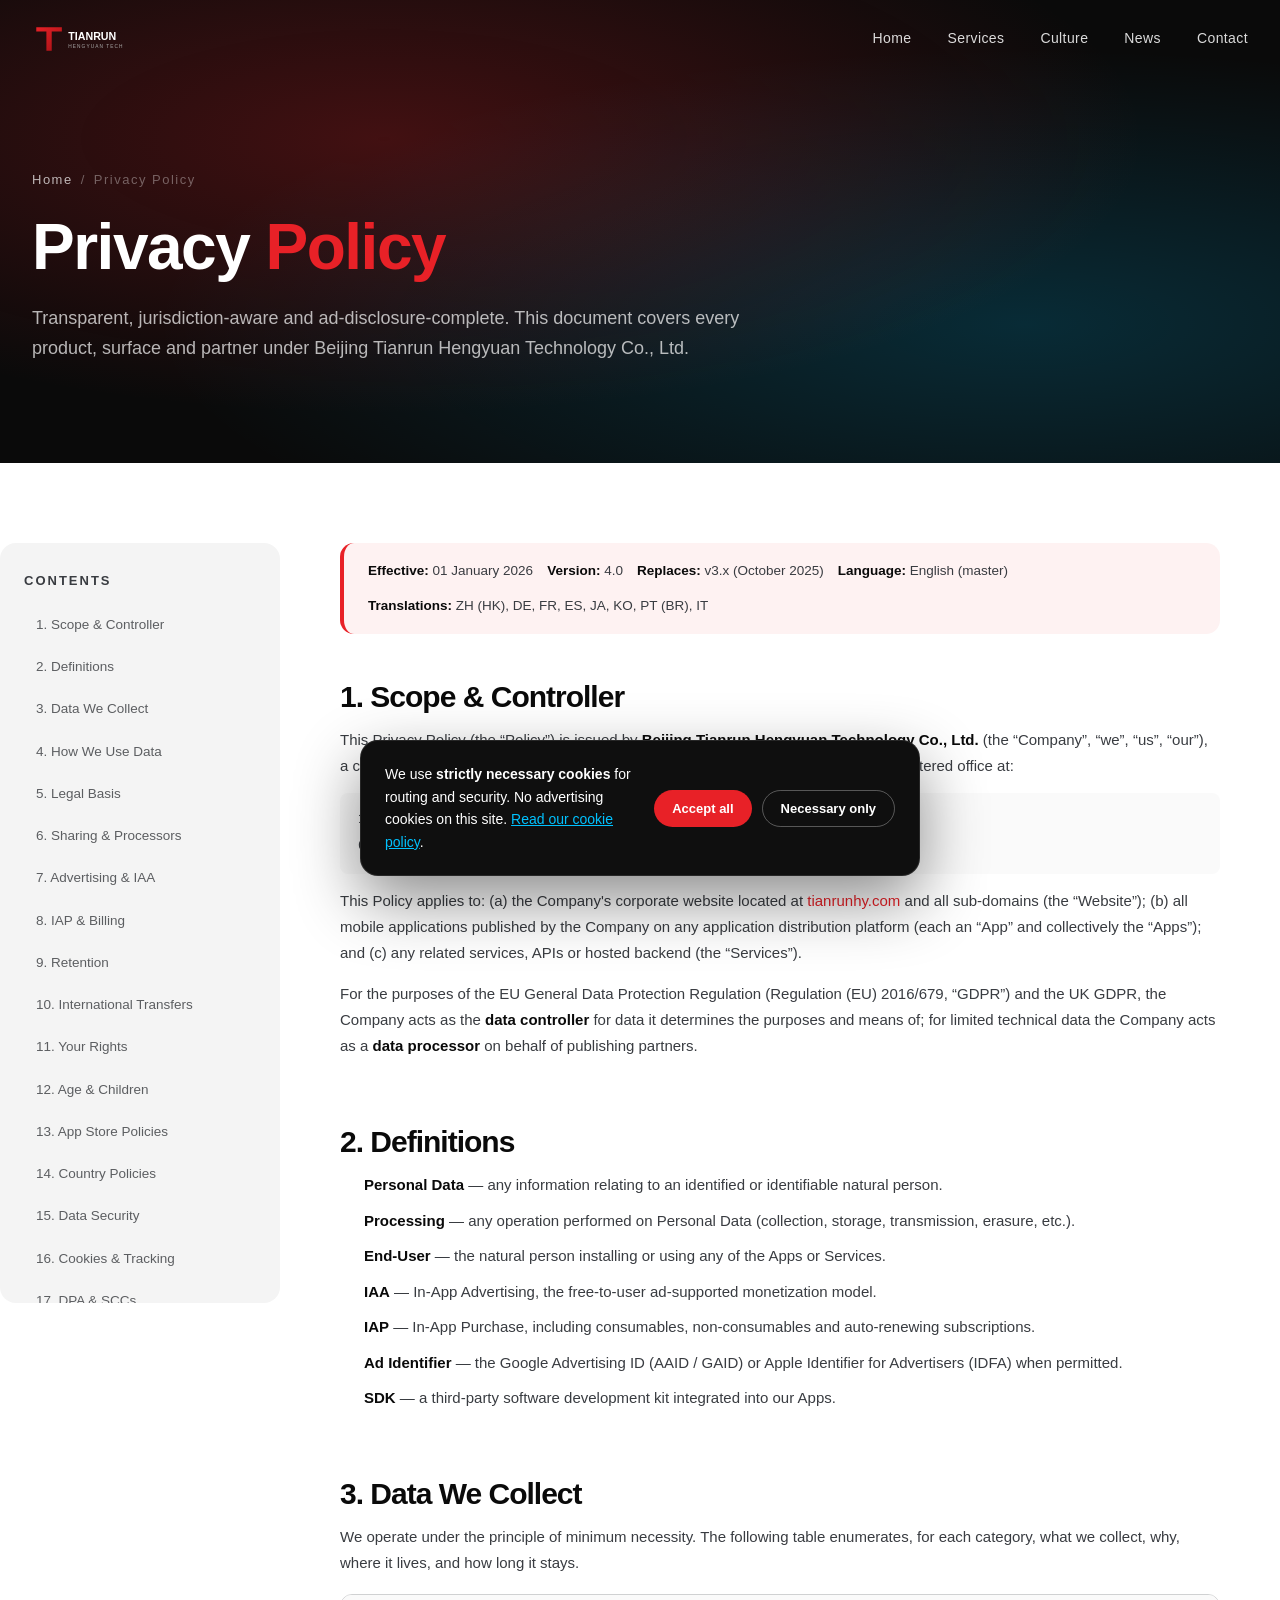
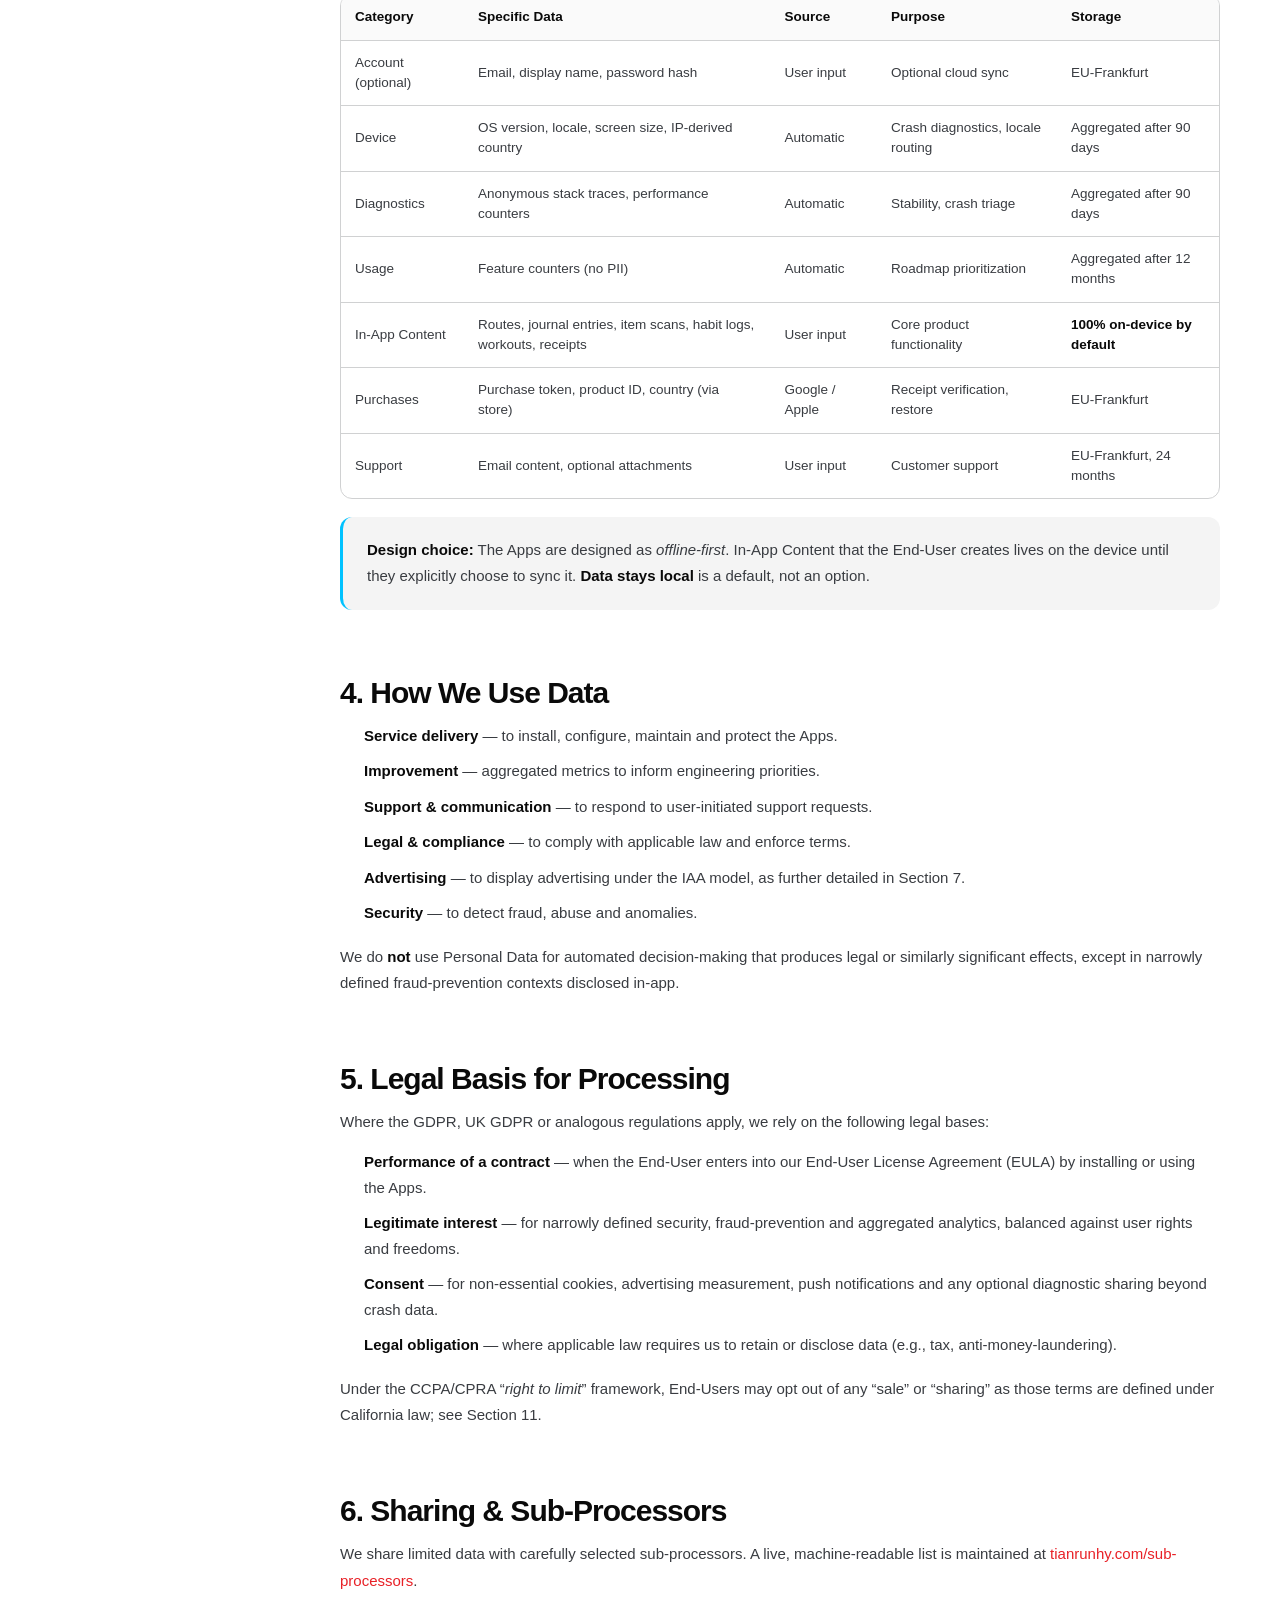
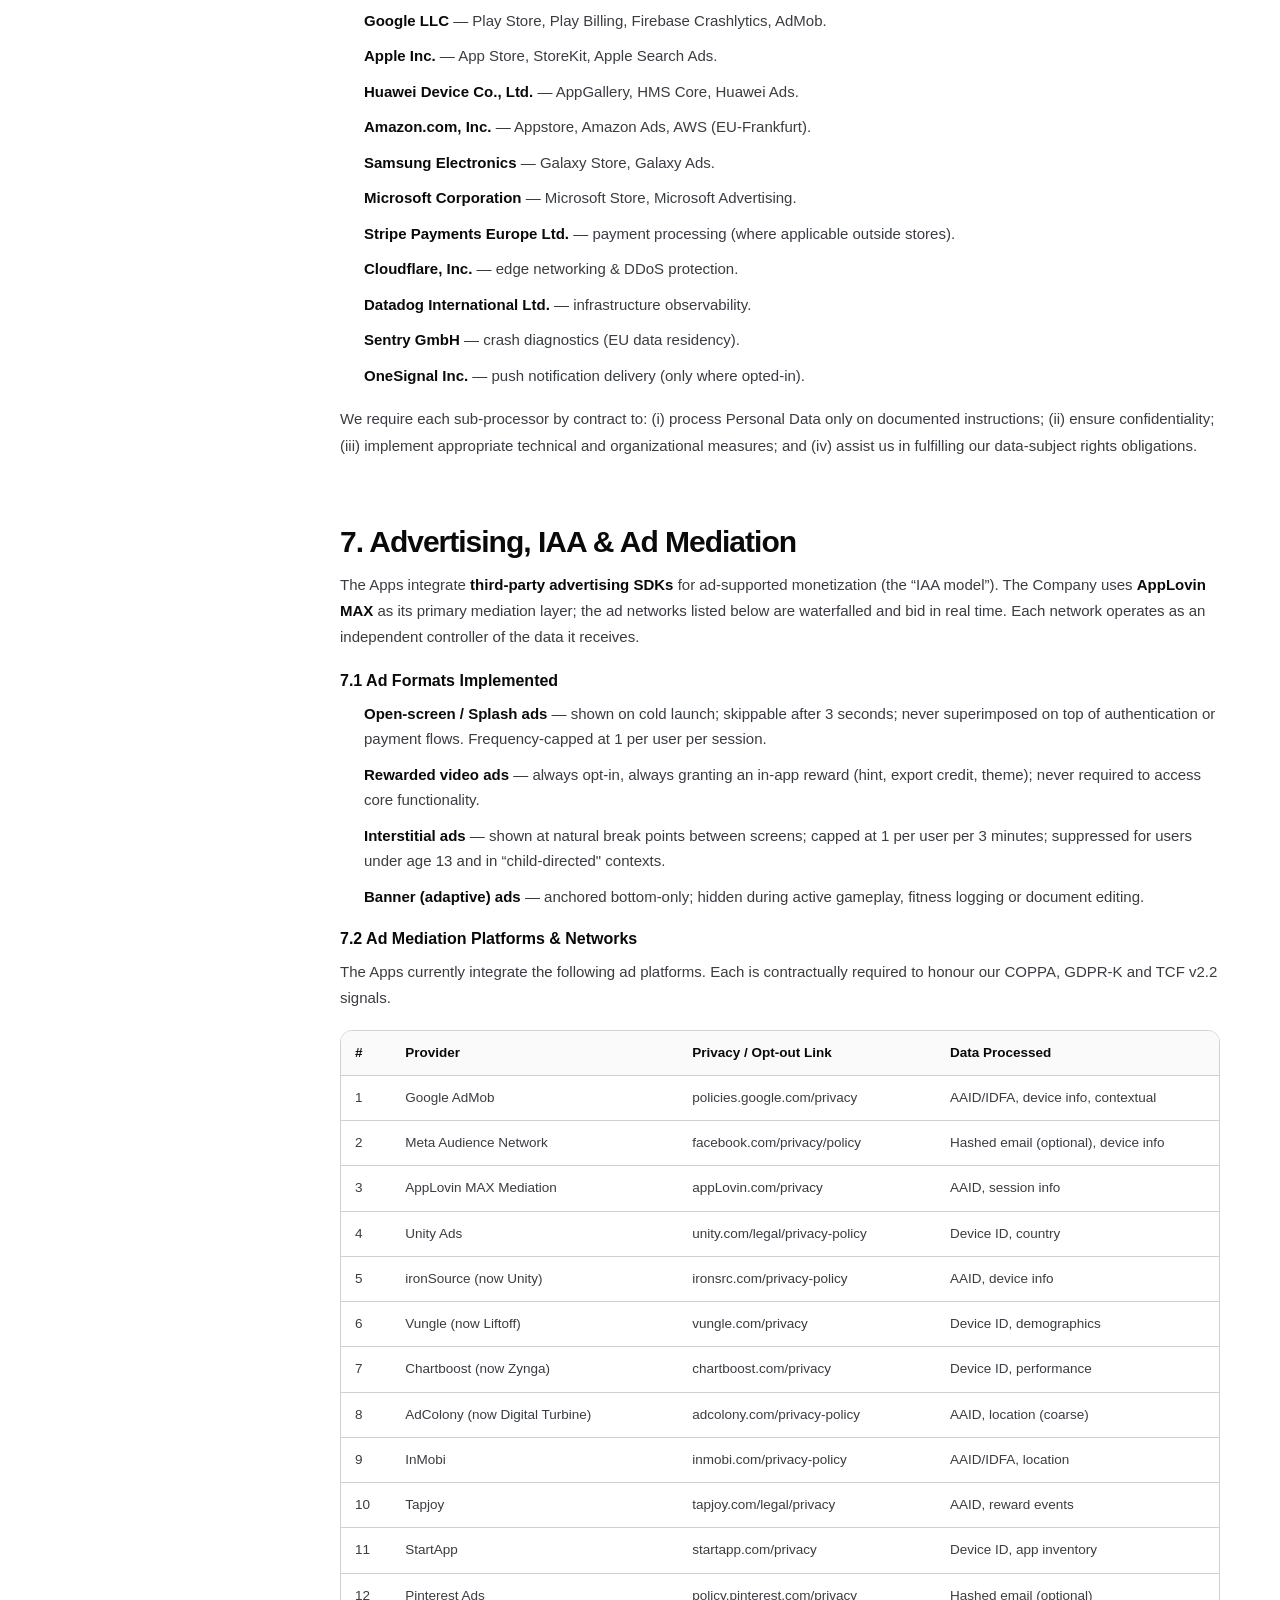
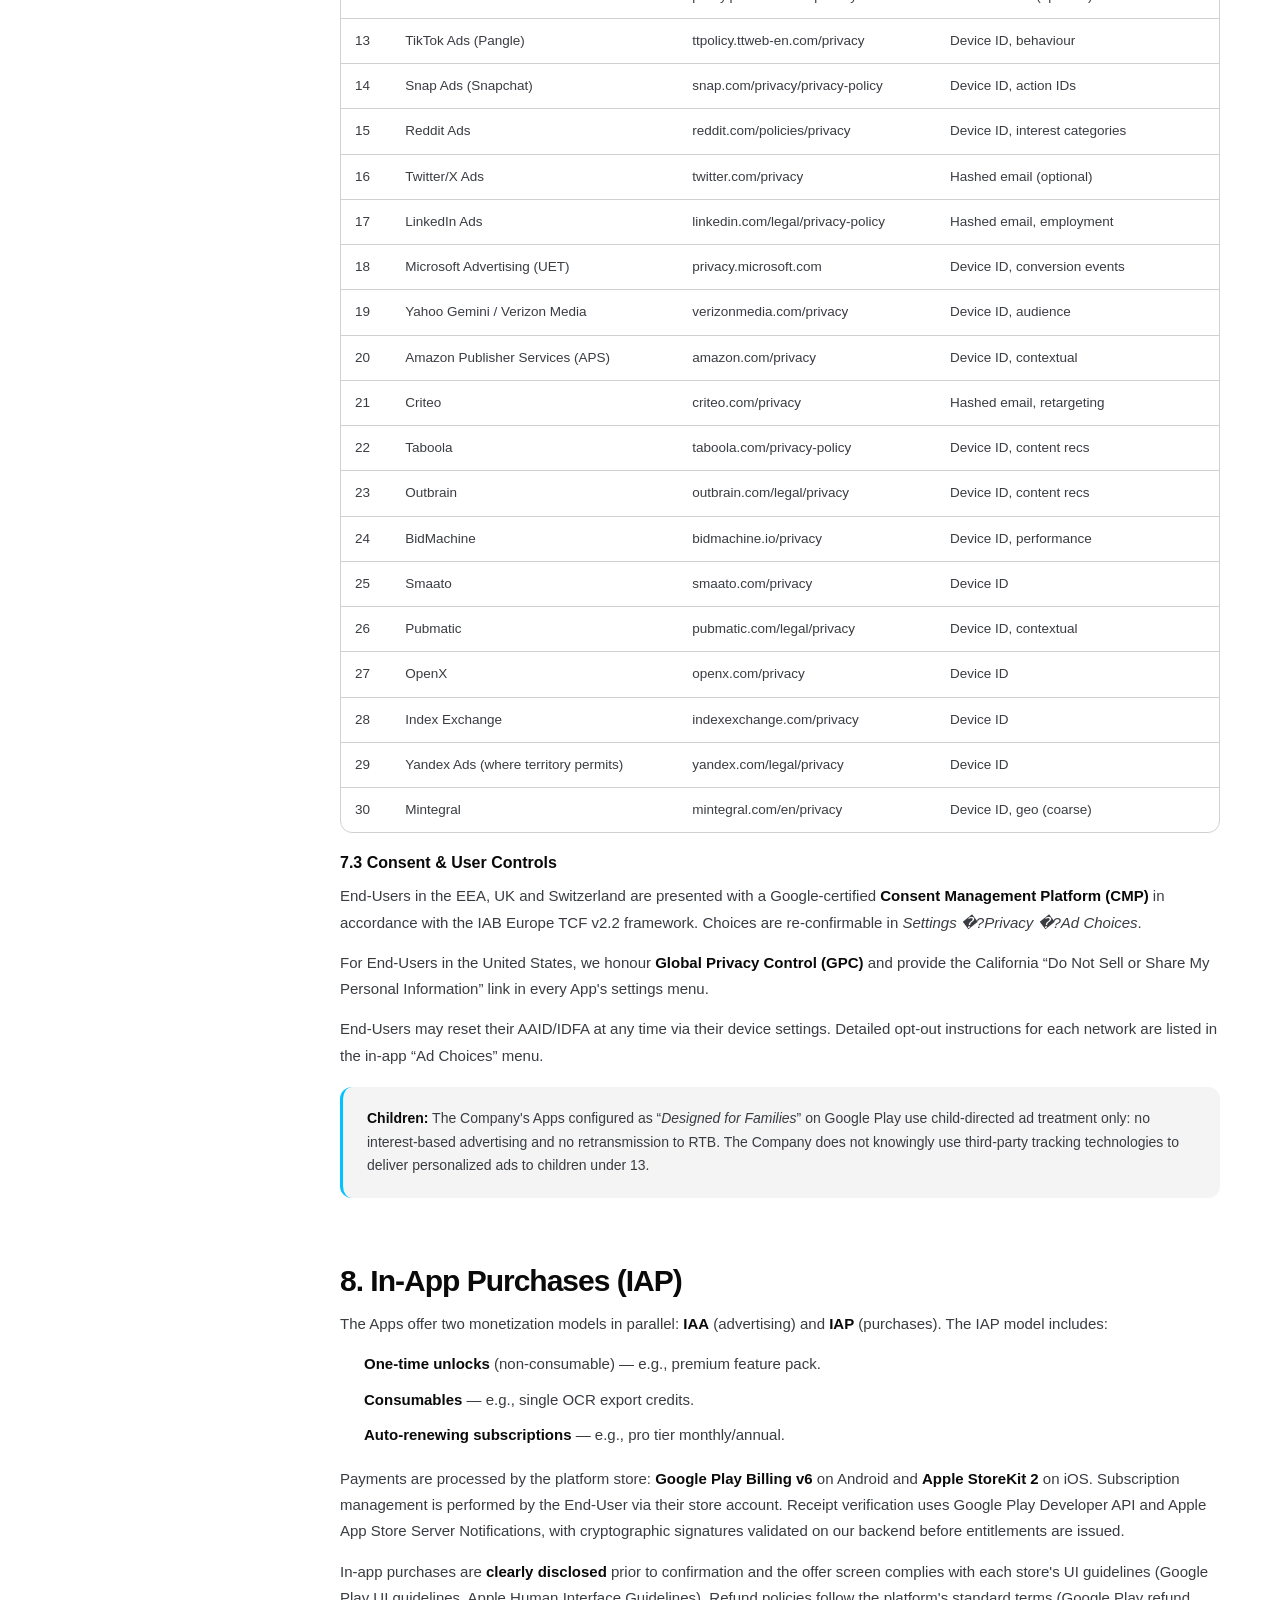
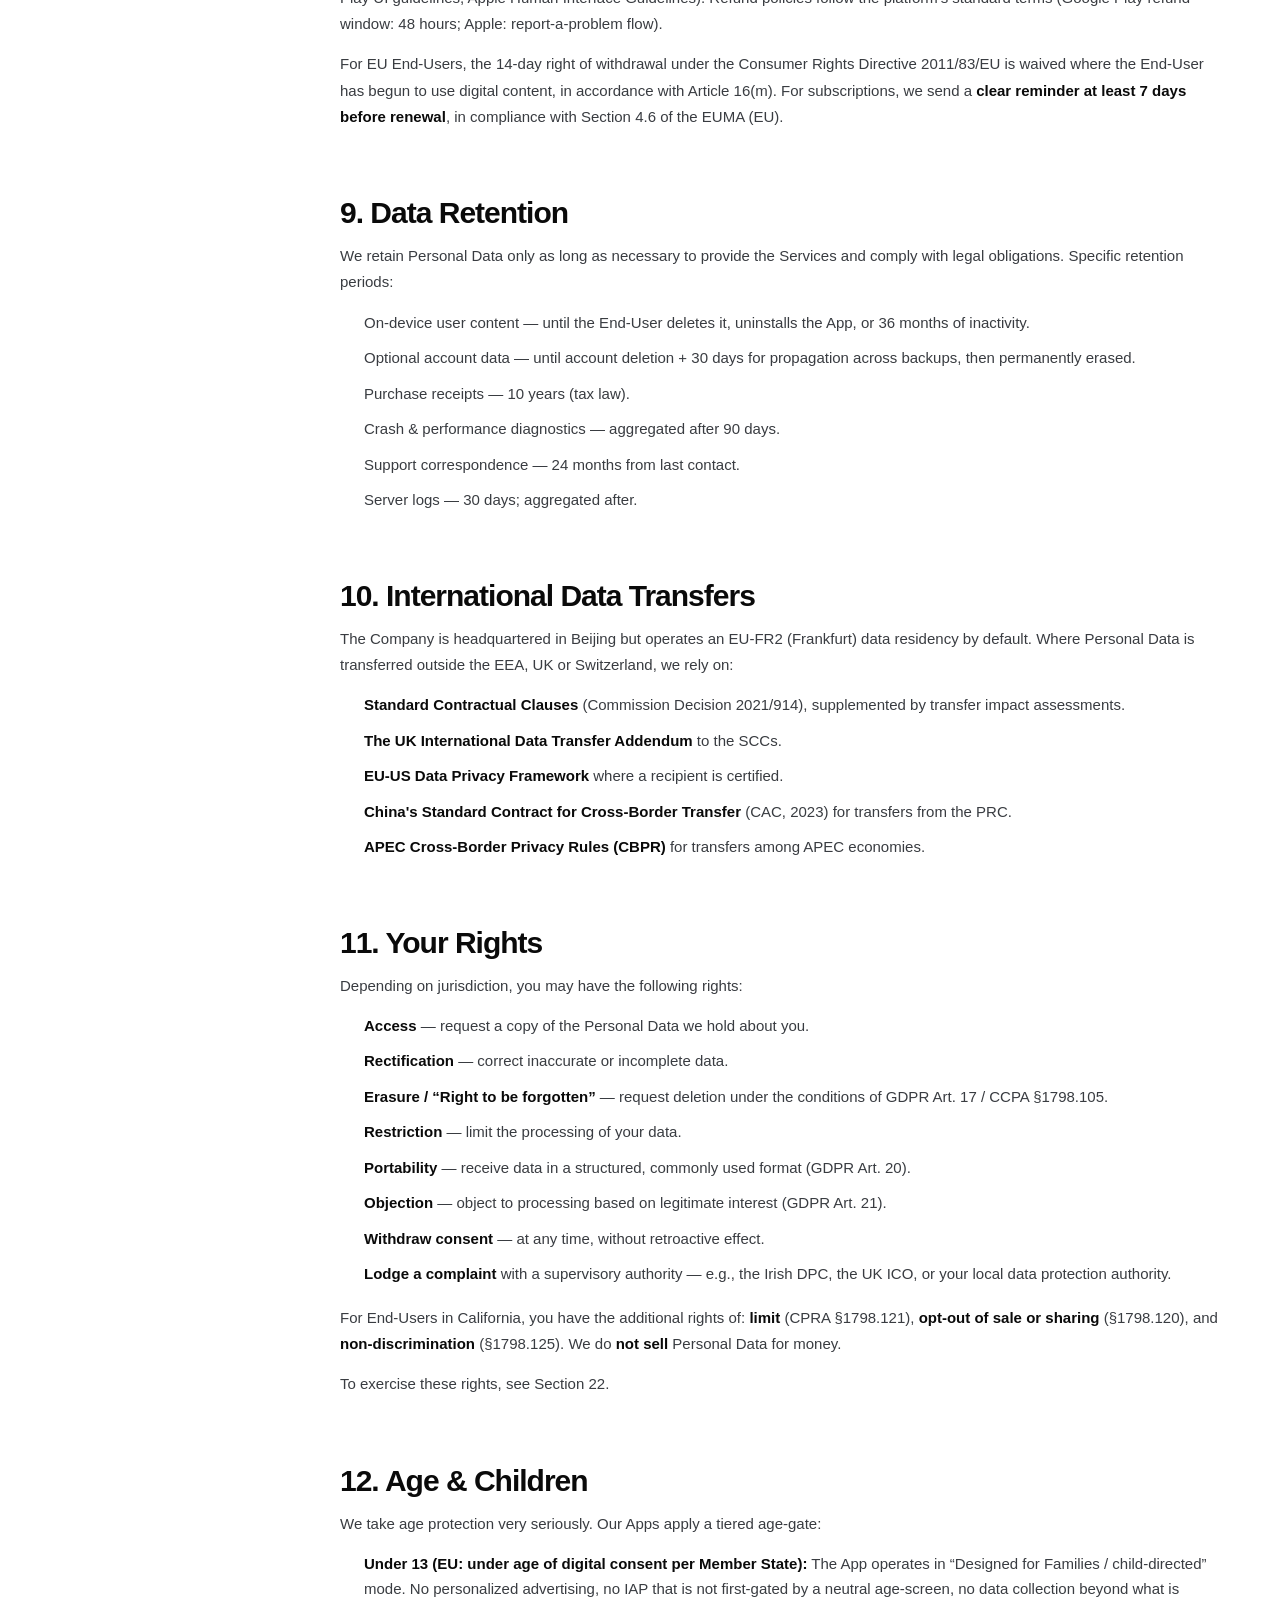
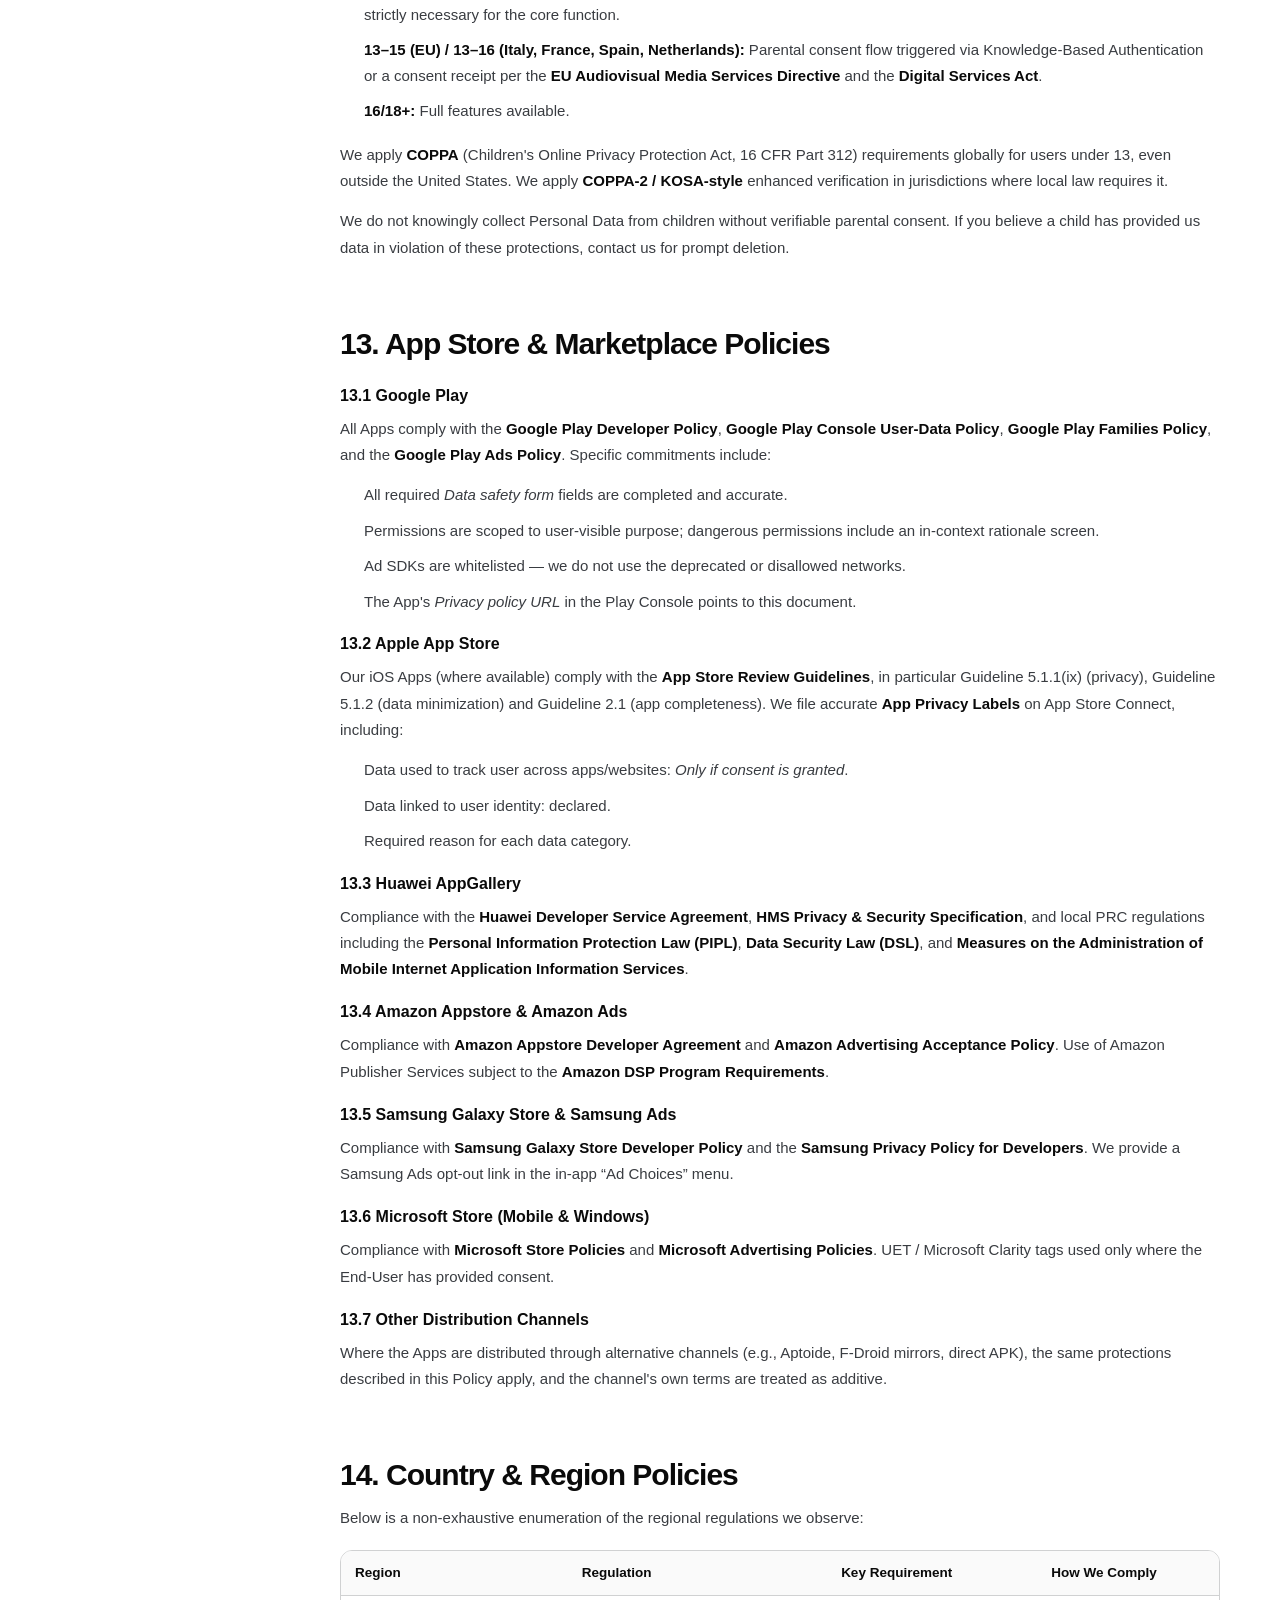
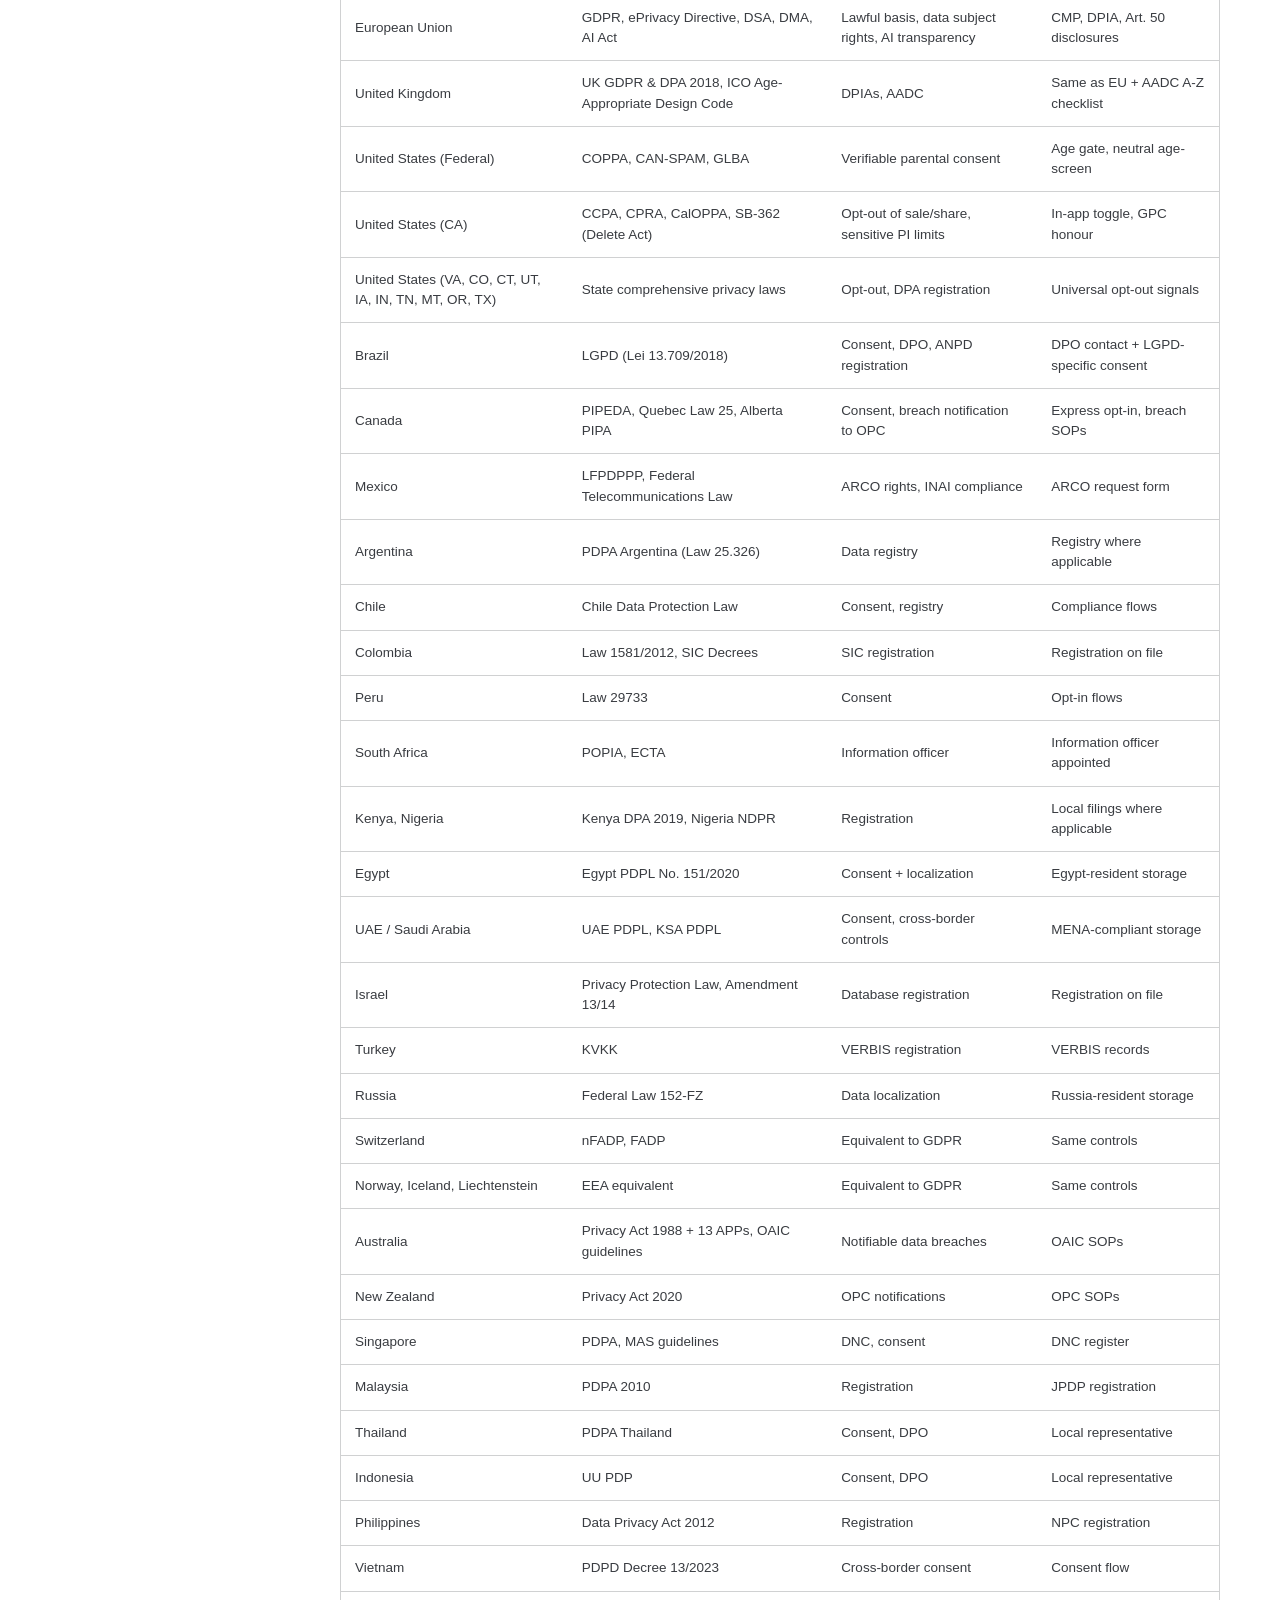
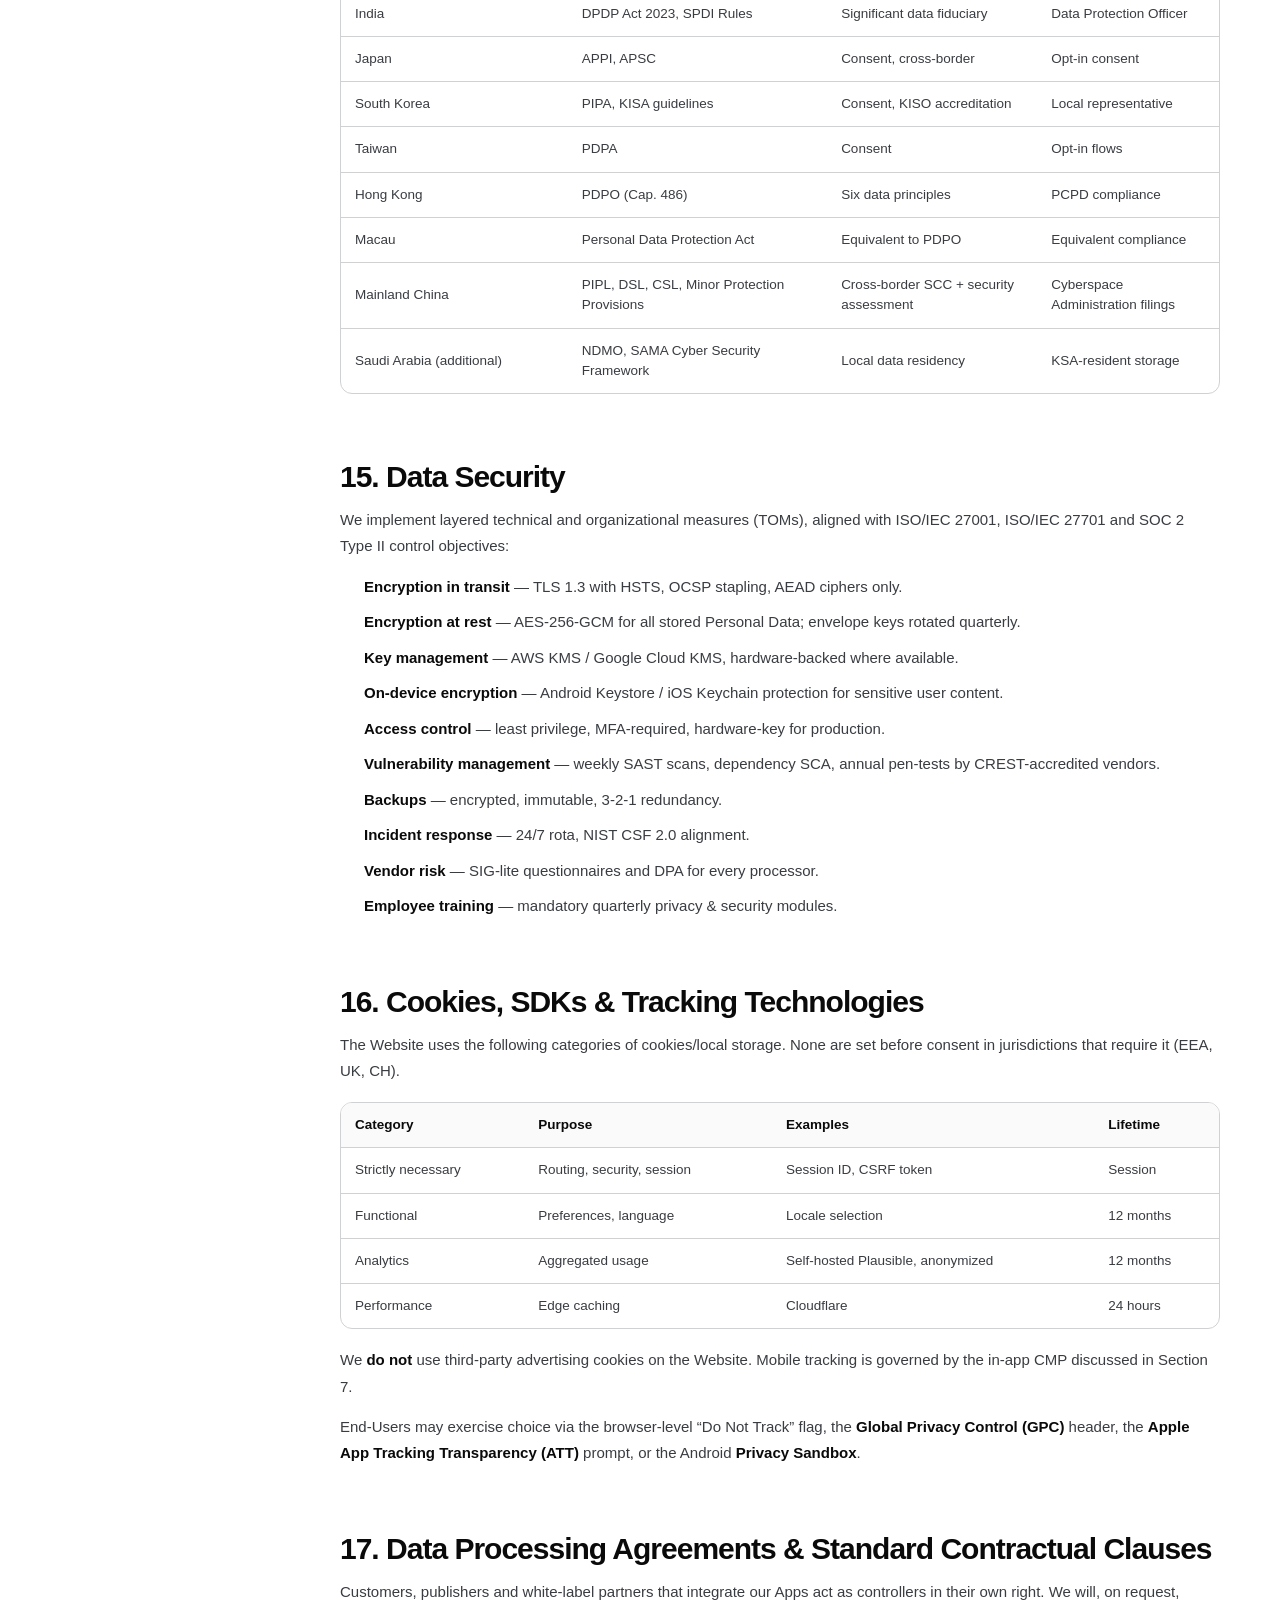
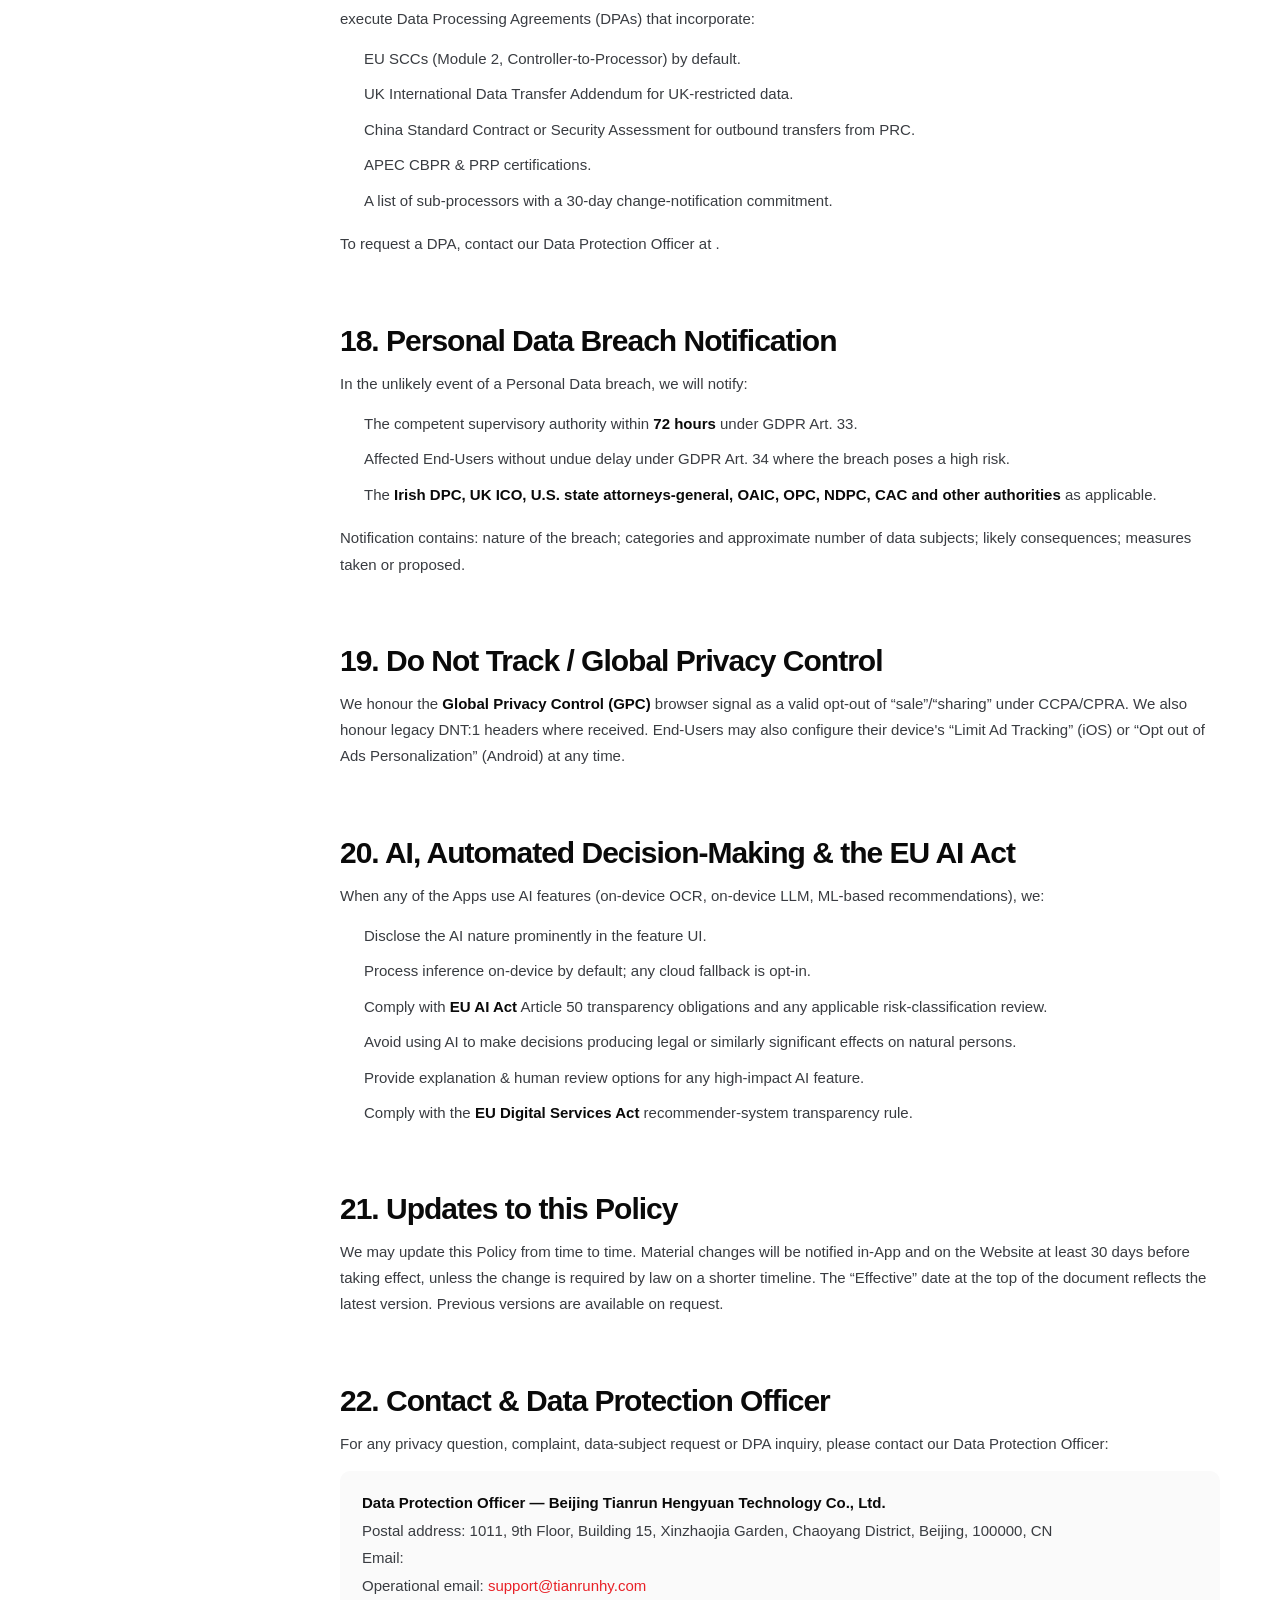
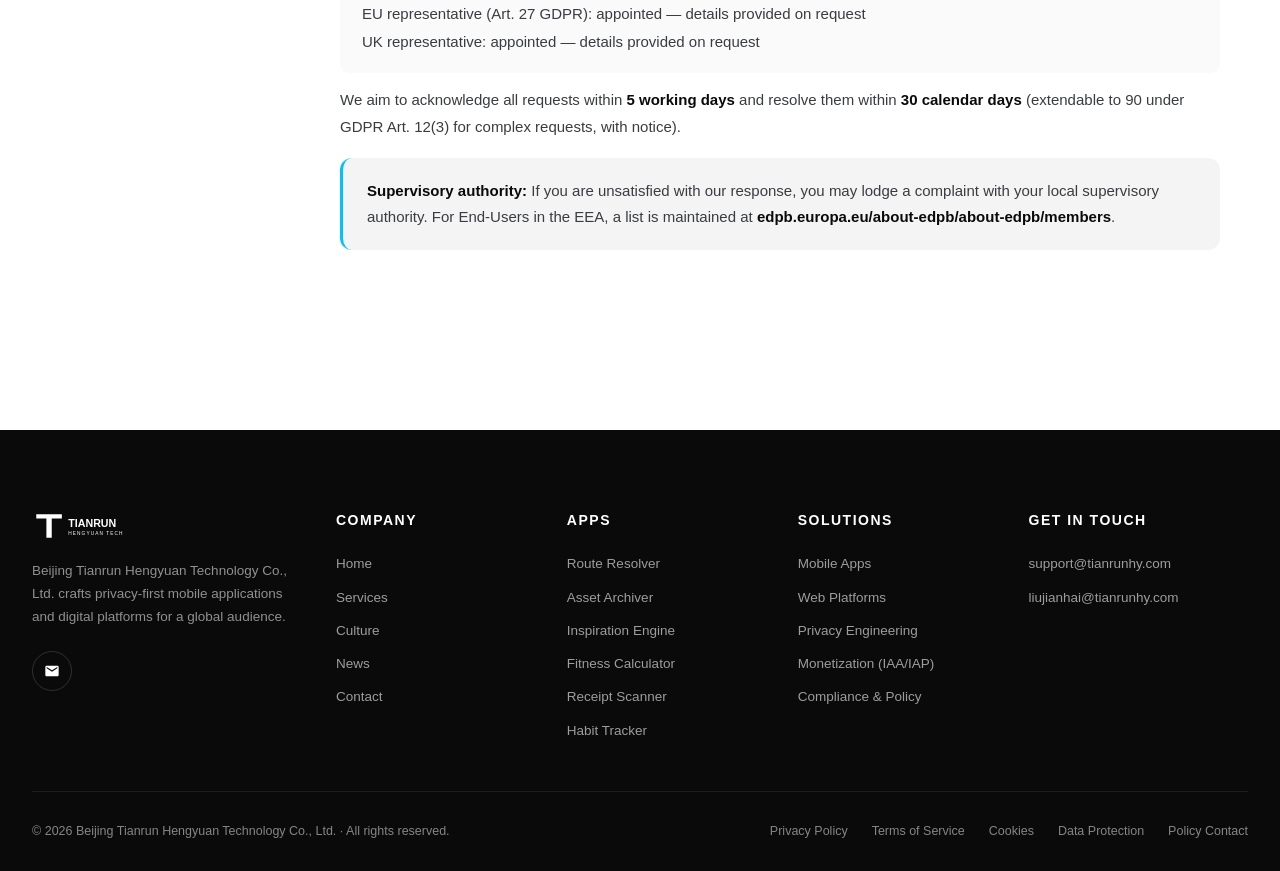
<file: privacy.html>
<!DOCTYPE html>
<html lang="en">
<head>
<meta charset="UTF-8" />
<meta name="viewport" content="width=device-width, initial-scale=1.0" />
<meta name="theme-color" content="#0a0a0a" />
<title>Privacy Policy | Beijing Tianrun Hengyuan Technology Co., Ltd.</title>
<meta name="description" content="Comprehensive privacy policy for tianrunhy.com and all mobile applications published by Beijing Tianrun Hengyuan Technology Co., Ltd., covering Google Play, Apple App Store, GDPR, CCPA/CPRA, LGPD, COPPA, age policies, AdMob and 20+ ad mediation platforms, IAA & IAP disclosures, and global data security." />
<meta name="keywords" content="privacy policy, GDPR, CCPA, LGPD, COPPA, AdMob, audience network, MAX mediation, IAA, IAP, Google Play, data security" />
<meta name="robots" content="index, follow" />
<link rel="canonical" href="https://tianrunhy.com/privacy.html" />
<meta property="og:title" content="Privacy Policy | Tianrun Hengyuan Tech" />
<meta property="og:description" content="Our global privacy policy for apps and web products." />
<meta property="og:url" content="https://tianrunhy.com/privacy.html" />
<meta property="og:type" content="article" />
<link rel="icon" type="image/svg+xml" href="images/favicon.svg" />
<link rel="stylesheet" href="css/main.css" />
</head>
<body>

<header class="site-header">
  <div class="container header-inner">
    <a href="index.html" class="brand"><img src="images/logo.svg" alt="Tianrun Hengyuan Tech" /></a>
    <nav class="main-nav" aria-label="Primary">
      <a href="index.html">Home</a>
      <a href="services.html">Services</a>
      <a href="culture.html">Culture</a>
      <a href="news.html">News</a>
      <a href="contact.html">Contact</a>
    </nav>
    <button class="menu-toggle" aria-label="Open menu"><svg viewBox="0 0 24 24"><path d="M3 6h18v2H3V6zm0 5h18v2H3v-2zm0 5h18v2H3v-2z"/></svg></button>
  </div>
</header>

<section class="page-hero">
  <div class="container page-hero-inner">
    <div class="crumbs"><a href="index.html">Home</a><span>/</span><span>Privacy Policy</span></div>
    <h1>Privacy <span class="hl">Policy</span></h1>
    <p>Transparent, jurisdiction-aware and ad-disclosure-complete. This document covers every product, surface and partner under Beijing Tianrun Hengyuan Technology Co., Ltd.</p>
  </div>
</section>

<div class="container legal-layout">
  <!-- TOC -->
  <aside class="legal-toc" aria-label="Table of contents">
    <h4>Contents</h4>
    <ul>
      <li><a href="#scope">1. Scope & Controller</a></li>
      <li><a href="#definitions">2. Definitions</a></li>
      <li><a href="#data-collected">3. Data We Collect</a></li>
      <li><a href="#usage">4. How We Use Data</a></li>
      <li><a href="#legal-basis">5. Legal Basis</a></li>
      <li><a href="#sharing">6. Sharing & Processors</a></li>
      <li><a href="#ads">7. Advertising & IAA</a></li>
      <li><a href="#iap">8. IAP & Billing</a></li>
      <li><a href="#retention">9. Retention</a></li>
      <li><a href="#transfers">10. International Transfers</a></li>
      <li><a href="#rights">11. Your Rights</a></li>
      <li><a href="#age">12. Age & Children</a></li>
      <li><a href="#marketplaces">13. App Store Policies</a></li>
      <li><a href="#jurisdictions">14. Country Policies</a></li>
      <li><a href="#security">15. Data Security</a></li>
      <li><a href="#cookies">16. Cookies & Tracking</a></li>
      <li><a href="#dpa">17. DPA & SCCs</a></li>
      <li><a href="#breach">18. Breach Notification</a></li>
      <li><a href="#dnt">19. DNT / GPC</a></li>
      <li><a href="#ai">20. AI / EU AI Act</a></li>
      <li><a href="#updates">21. Policy Updates</a></li>
      <li><a href="#contact">22. Contact</a></li>
    </ul>
  </aside>

  <!-- Content -->
  <article class="legal-content">

    <div class="legal-meta">
      <span><b>Effective:</b> 01 January 2026</span>
      <span><b>Version:</b> 4.0</span>
      <span><b>Replaces:</b> v3.x (October 2025)</span>
      <span><b>Language:</b> English (master)</span>
      <span><b>Translations:</b> ZH (HK), DE, FR, ES, JA, KO, PT (BR), IT</span>
    </div>

    <section id="scope">
      <h2>1. Scope & Controller</h2>
      <p>This Privacy Policy (the &ldquo;Policy&rdquo;) is issued by <strong>Beijing Tianrun Hengyuan Technology Co., Ltd.</strong> (the &ldquo;Company&rdquo;, &ldquo;we&rdquo;, &ldquo;us&rdquo;, &ldquo;our&rdquo;), a company incorporated under the laws of the People's Republic of China, with its registered office at:</p>
      <p style="background:#fafafa; padding:14px 18px; border-radius:8px; font-family:monospace;">1011, 9th Floor, Building 15, Xinzhaojia Garden,<br/>Chaoyang District, Beijing, 100000, CN</p>
      <p>This Policy applies to: (a) the Company's corporate website located at <a href="https://tianrunhy.com" style="color:var(--primary);">tianrunhy.com</a> and all sub-domains (the &ldquo;Website&rdquo;); (b) all mobile applications published by the Company on any application distribution platform (each an &ldquo;App&rdquo; and collectively the &ldquo;Apps&rdquo;); and (c) any related services, APIs or hosted backend (the &ldquo;Services&rdquo;).</p>
      <p>For the purposes of the EU General Data Protection Regulation (Regulation (EU) 2016/679, &ldquo;GDPR&rdquo;) and the UK GDPR, the Company acts as the <strong>data controller</strong> for data it determines the purposes and means of; for limited technical data the Company acts as a <strong>data processor</strong> on behalf of publishing partners.</p>
    </section>

    <section id="definitions">
      <h2>2. Definitions</h2>
      <ul>
        <li><strong>Personal Data</strong> &mdash; any information relating to an identified or identifiable natural person.</li>
        <li><strong>Processing</strong> &mdash; any operation performed on Personal Data (collection, storage, transmission, erasure, etc.).</li>
        <li><strong>End-User</strong> &mdash; the natural person installing or using any of the Apps or Services.</li>
        <li><strong>IAA</strong> &mdash; In-App Advertising, the free-to-user ad-supported monetization model.</li>
        <li><strong>IAP</strong> &mdash; In-App Purchase, including consumables, non-consumables and auto-renewing subscriptions.</li>
        <li><strong>Ad Identifier</strong> &mdash; the Google Advertising ID (AAID / GAID) or Apple Identifier for Advertisers (IDFA) when permitted.</li>
        <li><strong>SDK</strong> &mdash; a third-party software development kit integrated into our Apps.</li>
      </ul>
    </section>

    <section id="data-collected">
      <h2>3. Data We Collect</h2>
      <p>We operate under the principle of minimum necessity. The following table enumerates, for each category, what we collect, why, where it lives, and how long it stays.</p>
      <div class="table-wrap">
        <table>
          <thead><tr><th>Category</th><th>Specific Data</th><th>Source</th><th>Purpose</th><th>Storage</th></tr></thead>
          <tbody>
            <tr><td>Account (optional)</td><td>Email, display name, password hash</td><td>User input</td><td>Optional cloud sync</td><td>EU-Frankfurt</td></tr>
            <tr><td>Device</td><td>OS version, locale, screen size, IP-derived country</td><td>Automatic</td><td>Crash diagnostics, locale routing</td><td>Aggregated after 90 days</td></tr>
            <tr><td>Diagnostics</td><td>Anonymous stack traces, performance counters</td><td>Automatic</td><td>Stability, crash triage</td><td>Aggregated after 90 days</td></tr>
            <tr><td>Usage</td><td>Feature counters (no PII)</td><td>Automatic</td><td>Roadmap prioritization</td><td>Aggregated after 12 months</td></tr>
            <tr><td>In-App Content</td><td>Routes, journal entries, item scans, habit logs, workouts, receipts</td><td>User input</td><td>Core product functionality</td><td><strong>100% on-device by default</strong></td></tr>
            <tr><td>Purchases</td><td>Purchase token, product ID, country (via store)</td><td>Google / Apple</td><td>Receipt verification, restore</td><td>EU-Frankfurt</td></tr>
            <tr><td>Support</td><td>Email content, optional attachments</td><td>User input</td><td>Customer support</td><td>EU-Frankfurt, 24 months</td></tr>
          </tbody>
        </table>
      </div>
      <p class="callout"><strong>Design choice:</strong> The Apps are designed as <em>offline-first</em>. In-App Content that the End-User creates lives on the device until they explicitly choose to sync it. <strong>Data stays local</strong> is a default, not an option.</p>
    </section>

    <section id="usage">
      <h2>4. How We Use Data</h2>
      <ul>
        <li><strong>Service delivery</strong> &mdash; to install, configure, maintain and protect the Apps.</li>
        <li><strong>Improvement</strong> &mdash; aggregated metrics to inform engineering priorities.</li>
        <li><strong>Support & communication</strong> &mdash; to respond to user-initiated support requests.</li>
        <li><strong>Legal & compliance</strong> &mdash; to comply with applicable law and enforce terms.</li>
        <li><strong>Advertising</strong> &mdash; to display advertising under the IAA model, as further detailed in Section 7.</li>
        <li><strong>Security</strong> &mdash; to detect fraud, abuse and anomalies.</li>
      </ul>
      <p>We do <strong>not</strong> use Personal Data for automated decision-making that produces legal or similarly significant effects, except in narrowly defined fraud-prevention contexts disclosed in-app.</p>
    </section>

    <section id="legal-basis">
      <h2>5. Legal Basis for Processing</h2>
      <p>Where the GDPR, UK GDPR or analogous regulations apply, we rely on the following legal bases:</p>
      <ul>
        <li><strong>Performance of a contract</strong> &mdash; when the End-User enters into our End-User License Agreement (EULA) by installing or using the Apps.</li>
        <li><strong>Legitimate interest</strong> &mdash; for narrowly defined security, fraud-prevention and aggregated analytics, balanced against user rights and freedoms.</li>
        <li><strong>Consent</strong> &mdash; for non-essential cookies, advertising measurement, push notifications and any optional diagnostic sharing beyond crash data.</li>
        <li><strong>Legal obligation</strong> &mdash; where applicable law requires us to retain or disclose data (e.g., tax, anti-money-laundering).</li>
      </ul>
      <p>Under the CCPA/CPRA &ldquo;<em>right to limit</em>&rdquo; framework, End-Users may opt out of any &ldquo;sale&rdquo; or &ldquo;sharing&rdquo; as those terms are defined under California law; see Section 11.</p>
    </section>

    <section id="sharing">
      <h2>6. Sharing & Sub-Processors</h2>
      <p>We share limited data with carefully selected sub-processors. A live, machine-readable list is maintained at <a href="#" style="color:var(--primary);">tianrunhy.com/sub-processors</a>.</p>
      <ul>
        <li><strong>Google LLC</strong> &mdash; Play Store, Play Billing, Firebase Crashlytics, AdMob.</li>
        <li><strong>Apple Inc.</strong> &mdash; App Store, StoreKit, Apple Search Ads.</li>
        <li><strong>Huawei Device Co., Ltd.</strong> &mdash; AppGallery, HMS Core, Huawei Ads.</li>
        <li><strong>Amazon.com, Inc.</strong> &mdash; Appstore, Amazon Ads, AWS (EU-Frankfurt).</li>
        <li><strong>Samsung Electronics</strong> &mdash; Galaxy Store, Galaxy Ads.</li>
        <li><strong>Microsoft Corporation</strong> &mdash; Microsoft Store, Microsoft Advertising.</li>
        <li><strong>Stripe Payments Europe Ltd.</strong> &mdash; payment processing (where applicable outside stores).</li>
        <li><strong>Cloudflare, Inc.</strong> &mdash; edge networking & DDoS protection.</li>
        <li><strong>Datadog International Ltd.</strong> &mdash; infrastructure observability.</li>
        <li><strong>Sentry GmbH</strong> &mdash; crash diagnostics (EU data residency).</li>
        <li><strong>OneSignal Inc.</strong> &mdash; push notification delivery (only where opted-in).</li>
      </ul>
      <p>We require each sub-processor by contract to: (i) process Personal Data only on documented instructions; (ii) ensure confidentiality; (iii) implement appropriate technical and organizational measures; and (iv) assist us in fulfilling our data-subject rights obligations.</p>
    </section>

    <section id="ads">
      <h2>7. Advertising, IAA & Ad Mediation</h2>
      <p>The Apps integrate <strong>third-party advertising SDKs</strong> for ad-supported monetization (the &ldquo;IAA model&rdquo;). The Company uses <strong>AppLovin MAX</strong> as its primary mediation layer; the ad networks listed below are waterfalled and bid in real time. Each network operates as an independent controller of the data it receives.</p>
      <h4>7.1 Ad Formats Implemented</h4>
      <ul>
        <li><strong>Open-screen / Splash ads</strong> &mdash; shown on cold launch; skippable after 3 seconds; never superimposed on top of authentication or payment flows. Frequency-capped at 1 per user per session.</li>
        <li><strong>Rewarded video ads</strong> &mdash; always opt-in, always granting an in-app reward (hint, export credit, theme); never required to access core functionality.</li>
        <li><strong>Interstitial ads</strong> &mdash; shown at natural break points between screens; capped at 1 per user per 3 minutes; suppressed for users under age 13 and in &ldquo;child-directed" contexts.</li>
        <li><strong>Banner (adaptive) ads</strong> &mdash; anchored bottom-only; hidden during active gameplay, fitness logging or document editing.</li>
      </ul>
      <h4>7.2 Ad Mediation Platforms & Networks</h4>
      <p>The Apps currently integrate the following ad platforms. Each is contractually required to honour our COPPA, GDPR-K and TCF v2.2 signals.</p>
      <div class="table-wrap">
        <table>
          <thead><tr><th>#</th><th>Provider</th><th>Privacy / Opt-out Link</th><th>Data Processed</th></tr></thead>
          <tbody>
            <tr><td>1</td><td>Google AdMob</td><td>policies.google.com/privacy</td><td>AAID/IDFA, device info, contextual</td></tr>
            <tr><td>2</td><td>Meta Audience Network</td><td>facebook.com/privacy/policy</td><td>Hashed email (optional), device info</td></tr>
            <tr><td>3</td><td>AppLovin MAX Mediation</td><td>appLovin.com/privacy</td><td>AAID, session info</td></tr>
            <tr><td>4</td><td>Unity Ads</td><td>unity.com/legal/privacy-policy</td><td>Device ID, country</td></tr>
            <tr><td>5</td><td>ironSource (now Unity)</td><td>ironsrc.com/privacy-policy</td><td>AAID, device info</td></tr>
            <tr><td>6</td><td>Vungle (now Liftoff)</td><td>vungle.com/privacy</td><td>Device ID, demographics</td></tr>
            <tr><td>7</td><td>Chartboost (now Zynga)</td><td>chartboost.com/privacy</td><td>Device ID, performance</td></tr>
            <tr><td>8</td><td>AdColony (now Digital Turbine)</td><td>adcolony.com/privacy-policy</td><td>AAID, location (coarse)</td></tr>
            <tr><td>9</td><td>InMobi</td><td>inmobi.com/privacy-policy</td><td>AAID/IDFA, location</td></tr>
            <tr><td>10</td><td>Tapjoy</td><td>tapjoy.com/legal/privacy</td><td>AAID, reward events</td></tr>
            <tr><td>11</td><td>StartApp</td><td>startapp.com/privacy</td><td>Device ID, app inventory</td></tr>
            <tr><td>12</td><td>Pinterest Ads</td><td>policy.pinterest.com/privacy</td><td>Hashed email (optional)</td></tr>
            <tr><td>13</td><td>TikTok Ads (Pangle)</td><td>ttpolicy.ttweb-en.com/privacy</td><td>Device ID, behaviour</td></tr>
            <tr><td>14</td><td>Snap Ads (Snapchat)</td><td>snap.com/privacy/privacy-policy</td><td>Device ID, action IDs</td></tr>
            <tr><td>15</td><td>Reddit Ads</td><td>reddit.com/policies/privacy</td><td>Device ID, interest categories</td></tr>
            <tr><td>16</td><td>Twitter/X Ads</td><td>twitter.com/privacy</td><td>Hashed email (optional)</td></tr>
            <tr><td>17</td><td>LinkedIn Ads</td><td>linkedin.com/legal/privacy-policy</td><td>Hashed email, employment</td></tr>
            <tr><td>18</td><td>Microsoft Advertising (UET)</td><td>privacy.microsoft.com</td><td>Device ID, conversion events</td></tr>
            <tr><td>19</td><td>Yahoo Gemini / Verizon Media</td><td>verizonmedia.com/privacy</td><td>Device ID, audience</td></tr>
            <tr><td>20</td><td>Amazon Publisher Services (APS)</td><td>amazon.com/privacy</td><td>Device ID, contextual</td></tr>
            <tr><td>21</td><td>Criteo</td><td>criteo.com/privacy</td><td>Hashed email, retargeting</td></tr>
            <tr><td>22</td><td>Taboola</td><td>taboola.com/privacy-policy</td><td>Device ID, content recs</td></tr>
            <tr><td>23</td><td>Outbrain</td><td>outbrain.com/legal/privacy</td><td>Device ID, content recs</td></tr>
            <tr><td>24</td><td>BidMachine</td><td>bidmachine.io/privacy</td><td>Device ID, performance</td></tr>
            <tr><td>25</td><td>Smaato</td><td>smaato.com/privacy</td><td>Device ID</td></tr>
            <tr><td>26</td><td>Pubmatic</td><td>pubmatic.com/legal/privacy</td><td>Device ID, contextual</td></tr>
            <tr><td>27</td><td>OpenX</td><td>openx.com/privacy</td><td>Device ID</td></tr>
            <tr><td>28</td><td>Index Exchange</td><td>indexexchange.com/privacy</td><td>Device ID</td></tr>
            <tr><td>29</td><td>Yandex Ads (where territory permits)</td><td>yandex.com/legal/privacy</td><td>Device ID</td></tr>
            <tr><td>30</td><td>Mintegral</td><td>mintegral.com/en/privacy</td><td>Device ID, geo (coarse)</td></tr>
          </tbody>
        </table>
      </div>
      <h4>7.3 Consent & User Controls</h4>
      <p>End-Users in the EEA, UK and Switzerland are presented with a Google-certified <strong>Consent Management Platform (CMP)</strong> in accordance with the IAB Europe TCF v2.2 framework. Choices are re-confirmable in <em>Settings �?Privacy �?Ad Choices</em>.</p>
      <p>For End-Users in the United States, we honour <strong>Global Privacy Control (GPC)</strong> and provide the California &ldquo;Do Not Sell or Share My Personal Information&rdquo; link in every App's settings menu.</p>
      <p>End-Users may reset their AAID/IDFA at any time via their device settings. Detailed opt-out instructions for each network are listed in the in-app &ldquo;Ad Choices&rdquo; menu.</p>

      <div class="callout"><strong>Children:</strong> The Company's Apps configured as &ldquo;<em>Designed for Families</em>&rdquo; on Google Play use child-directed ad treatment only: no interest-based advertising and no retransmission to RTB. The Company does not knowingly use third-party tracking technologies to deliver personalized ads to children under 13.</div>
    </section>

    <section id="iap">
      <h2>8. In-App Purchases (IAP)</h2>
      <p>The Apps offer two monetization models in parallel: <strong>IAA</strong> (advertising) and <strong>IAP</strong> (purchases). The IAP model includes:</p>
      <ul>
        <li><strong>One-time unlocks</strong> (non-consumable) &mdash; e.g., premium feature pack.</li>
        <li><strong>Consumables</strong> &mdash; e.g., single OCR export credits.</li>
        <li><strong>Auto-renewing subscriptions</strong> &mdash; e.g., pro tier monthly/annual.</li>
      </ul>
      <p>Payments are processed by the platform store: <strong>Google Play Billing v6</strong> on Android and <strong>Apple StoreKit 2</strong> on iOS. Subscription management is performed by the End-User via their store account. Receipt verification uses Google Play Developer API and Apple App Store Server Notifications, with cryptographic signatures validated on our backend before entitlements are issued.</p>
      <p>In-app purchases are <strong>clearly disclosed</strong> prior to confirmation and the offer screen complies with each store's UI guidelines (Google Play UI guidelines, Apple Human Interface Guidelines). Refund policies follow the platform's standard terms (Google Play refund window: 48 hours; Apple: report-a-problem flow).</p>
      <p>For EU End-Users, the 14-day right of withdrawal under the Consumer Rights Directive 2011/83/EU is waived where the End-User has begun to use digital content, in accordance with Article 16(m). For subscriptions, we send a <strong>clear reminder at least 7 days before renewal</strong>, in compliance with Section 4.6 of the EUMA (EU).</p>
    </section>

    <section id="retention">
      <h2>9. Data Retention</h2>
      <p>We retain Personal Data only as long as necessary to provide the Services and comply with legal obligations. Specific retention periods:</p>
      <ul>
        <li>On-device user content &mdash; until the End-User deletes it, uninstalls the App, or 36 months of inactivity.</li>
        <li>Optional account data &mdash; until account deletion + 30 days for propagation across backups, then permanently erased.</li>
        <li>Purchase receipts &mdash; 10 years (tax law).</li>
        <li>Crash & performance diagnostics &mdash; aggregated after 90 days.</li>
        <li>Support correspondence &mdash; 24 months from last contact.</li>
        <li>Server logs &mdash; 30 days; aggregated after.</li>
      </ul>
    </section>

    <section id="transfers">
      <h2>10. International Data Transfers</h2>
      <p>The Company is headquartered in Beijing but operates an EU-FR2 (Frankfurt) data residency by default. Where Personal Data is transferred outside the EEA, UK or Switzerland, we rely on:</p>
      <ul>
        <li><strong>Standard Contractual Clauses</strong> (Commission Decision 2021/914), supplemented by transfer impact assessments.</li>
        <li><strong>The UK International Data Transfer Addendum</strong> to the SCCs.</li>
        <li><strong>EU-US Data Privacy Framework</strong> where a recipient is certified.</li>
        <li><strong>China's Standard Contract for Cross-Border Transfer</strong> (CAC, 2023) for transfers from the PRC.</li>
        <li><strong>APEC Cross-Border Privacy Rules (CBPR)</strong> for transfers among APEC economies.</li>
      </ul>
    </section>

    <section id="rights">
      <h2>11. Your Rights</h2>
      <p>Depending on jurisdiction, you may have the following rights:</p>
      <ul>
        <li><strong>Access</strong> &mdash; request a copy of the Personal Data we hold about you.</li>
        <li><strong>Rectification</strong> &mdash; correct inaccurate or incomplete data.</li>
        <li><strong>Erasure / &ldquo;Right to be forgotten&rdquo;</strong> &mdash; request deletion under the conditions of GDPR Art. 17 / CCPA §1798.105.</li>
        <li><strong>Restriction</strong> &mdash; limit the processing of your data.</li>
        <li><strong>Portability</strong> &mdash; receive data in a structured, commonly used format (GDPR Art. 20).</li>
        <li><strong>Objection</strong> &mdash; object to processing based on legitimate interest (GDPR Art. 21).</li>
        <li><strong>Withdraw consent</strong> &mdash; at any time, without retroactive effect.</li>
        <li><strong>Lodge a complaint</strong> with a supervisory authority &mdash; e.g., the Irish DPC, the UK ICO, or your local data protection authority.</li>
      </ul>
      <p>For End-Users in California, you have the additional rights of: <strong>limit</strong> (CPRA §1798.121), <strong>opt-out of sale or sharing</strong> (§1798.120), and <strong>non-discrimination</strong> (§1798.125). We do <strong>not sell</strong> Personal Data for money.</p>
      <p>To exercise these rights, see Section 22.</p>
    </section>

    <section id="age">
      <h2>12. Age & Children</h2>
      <p>We take age protection very seriously. Our Apps apply a tiered age-gate:</p>
      <ul>
        <li><strong>Under 13 (EU: under age of digital consent per Member State):</strong> The App operates in &ldquo;Designed for Families / child-directed&rdquo; mode. No personalized advertising, no IAP that is not first-gated by a neutral age-screen, no data collection beyond what is strictly necessary for the core function.</li>
        <li><strong>13&ndash;15 (EU) / 13&ndash;16 (Italy, France, Spain, Netherlands):</strong> Parental consent flow triggered via Knowledge-Based Authentication or a consent receipt per the <strong>EU Audiovisual Media Services Directive</strong> and the <strong>Digital Services Act</strong>.</li>
        <li><strong>16/18+:</strong> Full features available.</li>
      </ul>
      <p>We apply <strong>COPPA</strong> (Children's Online Privacy Protection Act, 16 CFR Part 312) requirements globally for users under 13, even outside the United States. We apply <strong>COPPA-2 / KOSA-style</strong> enhanced verification in jurisdictions where local law requires it.</p>
      <p>We do not knowingly collect Personal Data from children without verifiable parental consent. If you believe a child has provided us data in violation of these protections, contact us for prompt deletion.</p>
    </section>

    <section id="marketplaces">
      <h2>13. App Store & Marketplace Policies</h2>
      <h4>13.1 Google Play</h4>
      <p>All Apps comply with the <strong>Google Play Developer Policy</strong>, <strong>Google Play Console User-Data Policy</strong>, <strong>Google Play Families Policy</strong>, and the <strong>Google Play Ads Policy</strong>. Specific commitments include:</p>
      <ul>
        <li>All required <em>Data safety form</em> fields are completed and accurate.</li>
        <li>Permissions are scoped to user-visible purpose; dangerous permissions include an in-context rationale screen.</li>
        <li>Ad SDKs are whitelisted &mdash; we do not use the deprecated or disallowed networks.</li>
        <li>The App's <em>Privacy policy URL</em> in the Play Console points to this document.</li>
      </ul>
      <h4>13.2 Apple App Store</h4>
      <p>Our iOS Apps (where available) comply with the <strong>App Store Review Guidelines</strong>, in particular Guideline 5.1.1(ix) (privacy), Guideline 5.1.2 (data minimization) and Guideline 2.1 (app completeness). We file accurate <strong>App Privacy Labels</strong> on App Store Connect, including:</p>
      <ul>
        <li>Data used to track user across apps/websites: <em>Only if consent is granted</em>.</li>
        <li>Data linked to user identity: declared.</li>
        <li>Required reason for each data category.</li>
      </ul>
      <h4>13.3 Huawei AppGallery</h4>
      <p>Compliance with the <strong>Huawei Developer Service Agreement</strong>, <strong>HMS Privacy & Security Specification</strong>, and local PRC regulations including the <strong>Personal Information Protection Law (PIPL)</strong>, <strong>Data Security Law (DSL)</strong>, and <strong>Measures on the Administration of Mobile Internet Application Information Services</strong>.</p>
      <h4>13.4 Amazon Appstore & Amazon Ads</h4>
      <p>Compliance with <strong>Amazon Appstore Developer Agreement</strong> and <strong>Amazon Advertising Acceptance Policy</strong>. Use of Amazon Publisher Services subject to the <strong>Amazon DSP Program Requirements</strong>.</p>
      <h4>13.5 Samsung Galaxy Store & Samsung Ads</h4>
      <p>Compliance with <strong>Samsung Galaxy Store Developer Policy</strong> and the <strong>Samsung Privacy Policy for Developers</strong>. We provide a Samsung Ads opt-out link in the in-app &ldquo;Ad Choices&rdquo; menu.</p>
      <h4>13.6 Microsoft Store (Mobile & Windows)</h4>
      <p>Compliance with <strong>Microsoft Store Policies</strong> and <strong>Microsoft Advertising Policies</strong>. UET / Microsoft Clarity tags used only where the End-User has provided consent.</p>
      <h4>13.7 Other Distribution Channels</h4>
      <p>Where the Apps are distributed through alternative channels (e.g., Aptoide, F-Droid mirrors, direct APK), the same protections described in this Policy apply, and the channel's own terms are treated as additive.</p>
    </section>

    <section id="jurisdictions">
      <h2>14. Country & Region Policies</h2>
      <p>Below is a non-exhaustive enumeration of the regional regulations we observe:</p>
      <div class="table-wrap">
        <table>
          <thead><tr><th>Region</th><th>Regulation</th><th>Key Requirement</th><th>How We Comply</th></tr></thead>
          <tbody>
            <tr><td>European Union</td><td>GDPR, ePrivacy Directive, DSA, DMA, AI Act</td><td>Lawful basis, data subject rights, AI transparency</td><td>CMP, DPIA, Art. 50 disclosures</td></tr>
            <tr><td>United Kingdom</td><td>UK GDPR & DPA 2018, ICO Age-Appropriate Design Code</td><td>DPIAs, AADC</td><td>Same as EU + AADC A-Z checklist</td></tr>
            <tr><td>United States (Federal)</td><td>COPPA, CAN-SPAM, GLBA</td><td>Verifiable parental consent</td><td>Age gate, neutral age-screen</td></tr>
            <tr><td>United States (CA)</td><td>CCPA, CPRA, CalOPPA, SB-362 (Delete Act)</td><td>Opt-out of sale/share, sensitive PI limits</td><td>In-app toggle, GPC honour</td></tr>
            <tr><td>United States (VA, CO, CT, UT, IA, IN, TN, MT, OR, TX)</td><td>State comprehensive privacy laws</td><td>Opt-out, DPA registration</td><td>Universal opt-out signals</td></tr>
            <tr><td>Brazil</td><td>LGPD (Lei 13.709/2018)</td><td>Consent, DPO, ANPD registration</td><td>DPO contact + LGPD-specific consent</td></tr>
            <tr><td>Canada</td><td>PIPEDA, Quebec Law 25, Alberta PIPA</td><td>Consent, breach notification to OPC</td><td>Express opt-in, breach SOPs</td></tr>
            <tr><td>Mexico</td><td>LFPDPPP, Federal Telecommunications Law</td><td>ARCO rights, INAI compliance</td><td>ARCO request form</td></tr>
            <tr><td>Argentina</td><td>PDPA Argentina (Law 25.326)</td><td>Data registry</td><td>Registry where applicable</td></tr>
            <tr><td>Chile</td><td>Chile Data Protection Law</td><td>Consent, registry</td><td>Compliance flows</td></tr>
            <tr><td>Colombia</td><td>Law 1581/2012, SIC Decrees</td><td>SIC registration</td><td>Registration on file</td></tr>
            <tr><td>Peru</td><td>Law 29733</td><td>Consent</td><td>Opt-in flows</td></tr>
            <tr><td>South Africa</td><td>POPIA, ECTA</td><td>Information officer</td><td>Information officer appointed</td></tr>
            <tr><td>Kenya, Nigeria</td><td>Kenya DPA 2019, Nigeria NDPR</td><td>Registration</td><td>Local filings where applicable</td></tr>
            <tr><td>Egypt</td><td>Egypt PDPL No. 151/2020</td><td>Consent + localization</td><td>Egypt-resident storage</td></tr>
            <tr><td>UAE / Saudi Arabia</td><td>UAE PDPL, KSA PDPL</td><td>Consent, cross-border controls</td><td>MENA-compliant storage</td></tr>
            <tr><td>Israel</td><td>Privacy Protection Law, Amendment 13/14</td><td>Database registration</td><td>Registration on file</td></tr>
            <tr><td>Turkey</td><td>KVKK</td><td>VERBIS registration</td><td>VERBIS records</td></tr>
            <tr><td>Russia</td><td>Federal Law 152-FZ</td><td>Data localization</td><td>Russia-resident storage</td></tr>
            <tr><td>Switzerland</td><td>nFADP, FADP</td><td>Equivalent to GDPR</td><td>Same controls</td></tr>
            <tr><td>Norway, Iceland, Liechtenstein</td><td>EEA equivalent</td><td>Equivalent to GDPR</td><td>Same controls</td></tr>
            <tr><td>Australia</td><td>Privacy Act 1988 + 13 APPs, OAIC guidelines</td><td>Notifiable data breaches</td><td>OAIC SOPs</td></tr>
            <tr><td>New Zealand</td><td>Privacy Act 2020</td><td>OPC notifications</td><td>OPC SOPs</td></tr>
            <tr><td>Singapore</td><td>PDPA, MAS guidelines</td><td>DNC, consent</td><td>DNC register</td></tr>
            <tr><td>Malaysia</td><td>PDPA 2010</td><td>Registration</td><td>JPDP registration</td></tr>
            <tr><td>Thailand</td><td>PDPA Thailand</td><td>Consent, DPO</td><td>Local representative</td></tr>
            <tr><td>Indonesia</td><td>UU PDP</td><td>Consent, DPO</td><td>Local representative</td></tr>
            <tr><td>Philippines</td><td>Data Privacy Act 2012</td><td>Registration</td><td>NPC registration</td></tr>
            <tr><td>Vietnam</td><td>PDPD Decree 13/2023</td><td>Cross-border consent</td><td>Consent flow</td></tr>
            <tr><td>India</td><td>DPDP Act 2023, SPDI Rules</td><td>Significant data fiduciary</td><td>Data Protection Officer</td></tr>
            <tr><td>Japan</td><td>APPI, APSC</td><td>Consent, cross-border</td><td>Opt-in consent</td></tr>
            <tr><td>South Korea</td><td>PIPA, KISA guidelines</td><td>Consent, KISO accreditation</td><td>Local representative</td></tr>
            <tr><td>Taiwan</td><td>PDPA</td><td>Consent</td><td>Opt-in flows</td></tr>
            <tr><td>Hong Kong</td><td>PDPO (Cap. 486)</td><td>Six data principles</td><td>PCPD compliance</td></tr>
            <tr><td>Macau</td><td>Personal Data Protection Act</td><td>Equivalent to PDPO</td><td>Equivalent compliance</td></tr>
            <tr><td>Mainland China</td><td>PIPL, DSL, CSL, Minor Protection Provisions</td><td>Cross-border SCC + security assessment</td><td>Cyberspace Administration filings</td></tr>
            <tr><td>Saudi Arabia (additional)</td><td>NDMO, SAMA Cyber Security Framework</td><td>Local data residency</td><td>KSA-resident storage</td></tr>
          </tbody>
        </table>
      </div>
    </section>

    <section id="security">
      <h2>15. Data Security</h2>
      <p>We implement layered technical and organizational measures (TOMs), aligned with ISO/IEC 27001, ISO/IEC 27701 and SOC 2 Type II control objectives:</p>
      <ul>
        <li><strong>Encryption in transit</strong> &mdash; TLS 1.3 with HSTS, OCSP stapling, AEAD ciphers only.</li>
        <li><strong>Encryption at rest</strong> &mdash; AES-256-GCM for all stored Personal Data; envelope keys rotated quarterly.</li>
        <li><strong>Key management</strong> &mdash; AWS KMS / Google Cloud KMS, hardware-backed where available.</li>
        <li><strong>On-device encryption</strong> &mdash; Android Keystore / iOS Keychain protection for sensitive user content.</li>
        <li><strong>Access control</strong> &mdash; least privilege, MFA-required, hardware-key for production.</li>
        <li><strong>Vulnerability management</strong> &mdash; weekly SAST scans, dependency SCA, annual pen-tests by CREST-accredited vendors.</li>
        <li><strong>Backups</strong> &mdash; encrypted, immutable, 3-2-1 redundancy.</li>
        <li><strong>Incident response</strong> &mdash; 24/7 rota, NIST CSF 2.0 alignment.</li>
        <li><strong>Vendor risk</strong> &mdash; SIG-lite questionnaires and DPA for every processor.</li>
        <li><strong>Employee training</strong> &mdash; mandatory quarterly privacy & security modules.</li>
      </ul>
    </section>

    <section id="cookies">
      <h2>16. Cookies, SDKs & Tracking Technologies</h2>
      <p>The Website uses the following categories of cookies/local storage. None are set before consent in jurisdictions that require it (EEA, UK, CH).</p>
      <div class="table-wrap">
        <table>
          <thead><tr><th>Category</th><th>Purpose</th><th>Examples</th><th>Lifetime</th></tr></thead>
          <tbody>
            <tr><td>Strictly necessary</td><td>Routing, security, session</td><td>Session ID, CSRF token</td><td>Session</td></tr>
            <tr><td>Functional</td><td>Preferences, language</td><td>Locale selection</td><td>12 months</td></tr>
            <tr><td>Analytics</td><td>Aggregated usage</td><td>Self-hosted Plausible, anonymized</td><td>12 months</td></tr>
            <tr><td>Performance</td><td>Edge caching</td><td>Cloudflare</td><td>24 hours</td></tr>
          </tbody>
        </table>
      </div>
      <p>We <strong>do not</strong> use third-party advertising cookies on the Website. Mobile tracking is governed by the in-app CMP discussed in Section 7.</p>
      <p>End-Users may exercise choice via the browser-level &ldquo;Do Not Track&rdquo; flag, the <strong>Global Privacy Control (GPC)</strong> header, the <strong>Apple App Tracking Transparency (ATT)</strong> prompt, or the Android <strong>Privacy Sandbox</strong>.</p>
    </section>

    <section id="dpa">
      <h2>17. Data Processing Agreements & Standard Contractual Clauses</h2>
      <p>Customers, publishers and white-label partners that integrate our Apps act as controllers in their own right. We will, on request, execute Data Processing Agreements (DPAs) that incorporate:</p>
      <ul>
        <li>EU SCCs (Module 2, Controller-to-Processor) by default.</li>
        <li>UK International Data Transfer Addendum for UK-restricted data.</li>
        <li>China Standard Contract or Security Assessment for outbound transfers from PRC.</li>
        <li>APEC CBPR & PRP certifications.</li>
        <li>A list of sub-processors with a 30-day change-notification commitment.</li>
      </ul>
      <p>To request a DPA, contact our Data Protection Officer at .</p>
    </section>

    <section id="breach">
      <h2>18. Personal Data Breach Notification</h2>
      <p>In the unlikely event of a Personal Data breach, we will notify:</p>
      <ul>
        <li>The competent supervisory authority within <strong>72 hours</strong> under GDPR Art. 33.</li>
        <li>Affected End-Users without undue delay under GDPR Art. 34 where the breach poses a high risk.</li>
        <li>The <strong>Irish DPC, UK ICO, U.S. state attorneys-general, OAIC, OPC, NDPC, CAC and other authorities</strong> as applicable.</li>
      </ul>
      <p>Notification contains: nature of the breach; categories and approximate number of data subjects; likely consequences; measures taken or proposed.</p>
    </section>

    <section id="dnt">
      <h2>19. Do Not Track / Global Privacy Control</h2>
      <p>We honour the <strong>Global Privacy Control (GPC)</strong> browser signal as a valid opt-out of &ldquo;sale&rdquo;/&ldquo;sharing&rdquo; under CCPA/CPRA. We also honour legacy DNT:1 headers where received. End-Users may also configure their device's &ldquo;Limit Ad Tracking&rdquo; (iOS) or &ldquo;Opt out of Ads Personalization&rdquo; (Android) at any time.</p>
    </section>

    <section id="ai">
      <h2>20. AI, Automated Decision-Making & the EU AI Act</h2>
      <p>When any of the Apps use AI features (on-device OCR, on-device LLM, ML-based recommendations), we:</p>
      <ul>
        <li>Disclose the AI nature prominently in the feature UI.</li>
        <li>Process inference on-device by default; any cloud fallback is opt-in.</li>
        <li>Comply with <strong>EU AI Act</strong> Article 50 transparency obligations and any applicable risk-classification review.</li>
        <li>Avoid using AI to make decisions producing legal or similarly significant effects on natural persons.</li>
        <li>Provide explanation & human review options for any high-impact AI feature.</li>
        <li>Comply with the <strong>EU Digital Services Act</strong> recommender-system transparency rule.</li>
      </ul>
    </section>

    <section id="updates">
      <h2>21. Updates to this Policy</h2>
      <p>We may update this Policy from time to time. Material changes will be notified in-App and on the Website at least 30 days before taking effect, unless the change is required by law on a shorter timeline. The &ldquo;Effective&rdquo; date at the top of the document reflects the latest version. Previous versions are available on request.</p>
    </section>

    <section id="contact">
      <h2>22. Contact & Data Protection Officer</h2>
      <p>For any privacy question, complaint, data-subject request or DPA inquiry, please contact our Data Protection Officer:</p>
      <p style="background:#fafafa; padding:18px 22px; border-radius:10px; line-height:1.85;">
        <strong>Data Protection Officer &mdash; Beijing Tianrun Hengyuan Technology Co., Ltd.</strong><br/>
        Postal address: 1011, 9th Floor, Building 15, Xinzhaojia Garden, Chaoyang District, Beijing, 100000, CN<br/>
        Email: <br/>
        Operational email: <a href="mailto:support@tianrunhy.com" style="color:var(--primary);">support@tianrunhy.com</a><br/>
        EU representative (Art. 27 GDPR): appointed &mdash; details provided on request<br/>
        UK representative: appointed &mdash; details provided on request
      </p>
      <p>We aim to acknowledge all requests within <strong>5 working days</strong> and resolve them within <strong>30 calendar days</strong> (extendable to 90 under GDPR Art. 12(3) for complex requests, with notice).</p>
      <p class="callout"><strong>Supervisory authority:</strong> If you are unsatisfied with our response, you may lodge a complaint with your local supervisory authority. For End-Users in the EEA, a list is maintained at <strong>edpb.europa.eu/about-edpb/about-edpb/members</strong>.</p>
    </section>

  </article>
</div>

<footer class="site-footer">
  <div class="container">
    <div class="footer-grid">
      <div class="footer-col footer-brand">
        <a href="index.html" class="brand"><img src="images/logo.svg" alt="Tianrun Hengyuan Tech" /></a>
        <p class="desc">Beijing Tianrun Hengyuan Technology Co., Ltd. crafts privacy-first mobile applications and digital platforms for a global audience.</p>
        <div class="social"><a href="mailto:support@tianrunhy.com" aria-label="Email"><svg viewBox="0 0 24 24"><path d="M20 4H4c-1.1 0-2 .9-2 2v12c0 1.1.9 2 2 2h16c1.1 0 2-.9 2-2V6c0-1.1-.9-2-2-2zm0 4l-8 5-8-5V6l8 5 8-5v2z"/></svg></a></div>
      </div>
      <div class="footer-col"><h4>Company</h4><ul><li><a href="index.html">Home</a></li><li><a href="services.html">Services</a></li><li><a href="culture.html">Culture</a></li><li><a href="news.html">News</a></li><li><a href="contact.html">Contact</a></li></ul></div>
      <div class="footer-col"><h4>Apps</h4><ul><li><a href="services.html#apps">Route Resolver</a></li><li><a href="services.html#apps">Asset Archiver</a></li><li><a href="services.html#apps">Inspiration Engine</a></li><li><a href="services.html#apps">Fitness Calculator</a></li><li><a href="services.html#apps">Receipt Scanner</a></li><li><a href="services.html#apps">Habit Tracker</a></li></ul></div>
      <div class="footer-col"><h4>Solutions</h4><ul><li><a href="services.html">Mobile Apps</a></li><li><a href="services.html">Web Platforms</a></li><li><a href="services.html">Privacy Engineering</a></li><li><a href="services.html">Monetization (IAA/IAP)</a></li><li><a href="services.html">Compliance & Policy</a></li></ul></div>
      <div class="footer-col"><h4>Get in Touch</h4><ul><li><a href="mailto:support@tianrunhy.com">support@tianrunhy.com</a></li><li><a href="mailto:liujianhai@tianrunhy.com">liujianhai@tianrunhy.com</a></li></ul></div>
    </div>
    <div class="footer-bottom">
      <span>&copy; <span id="year">2026</span> Beijing Tianrun Hengyuan Technology Co., Ltd. · All rights reserved.</span>
      <div class="footer-bottom-links">
        <a href="privacy.html">Privacy Policy</a>
        <a href="terms.html">Terms of Service</a>
        <a href="privacy.html#cookies">Cookies</a>
        <a href="privacy.html#dpa">Data Protection</a>
        <a href="privacy.html#contact">Policy Contact</a>
      </div>
    </div>
  </div>
</footer>

<script src="js/main.js"></script>
<script>document.getElementById('year').textContent = new Date().getFullYear();</script>
</body>
</html>
</file>
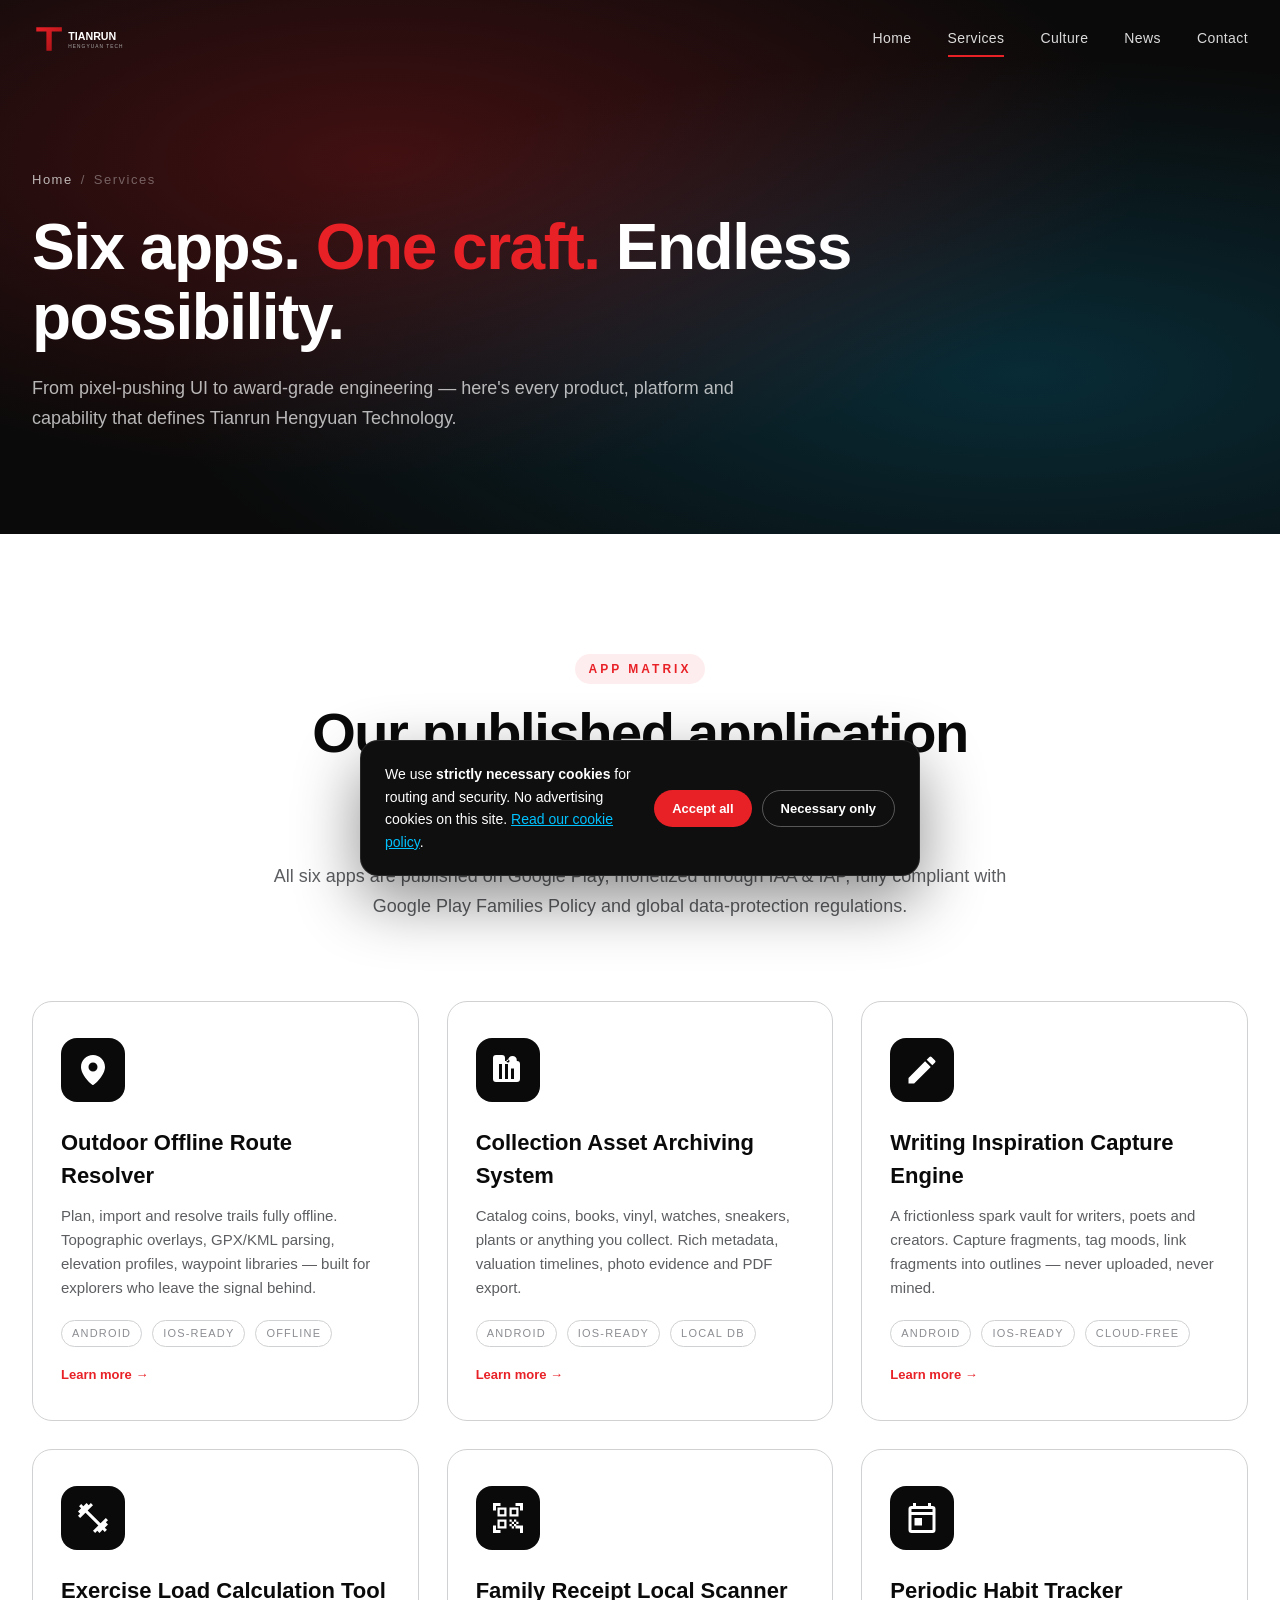
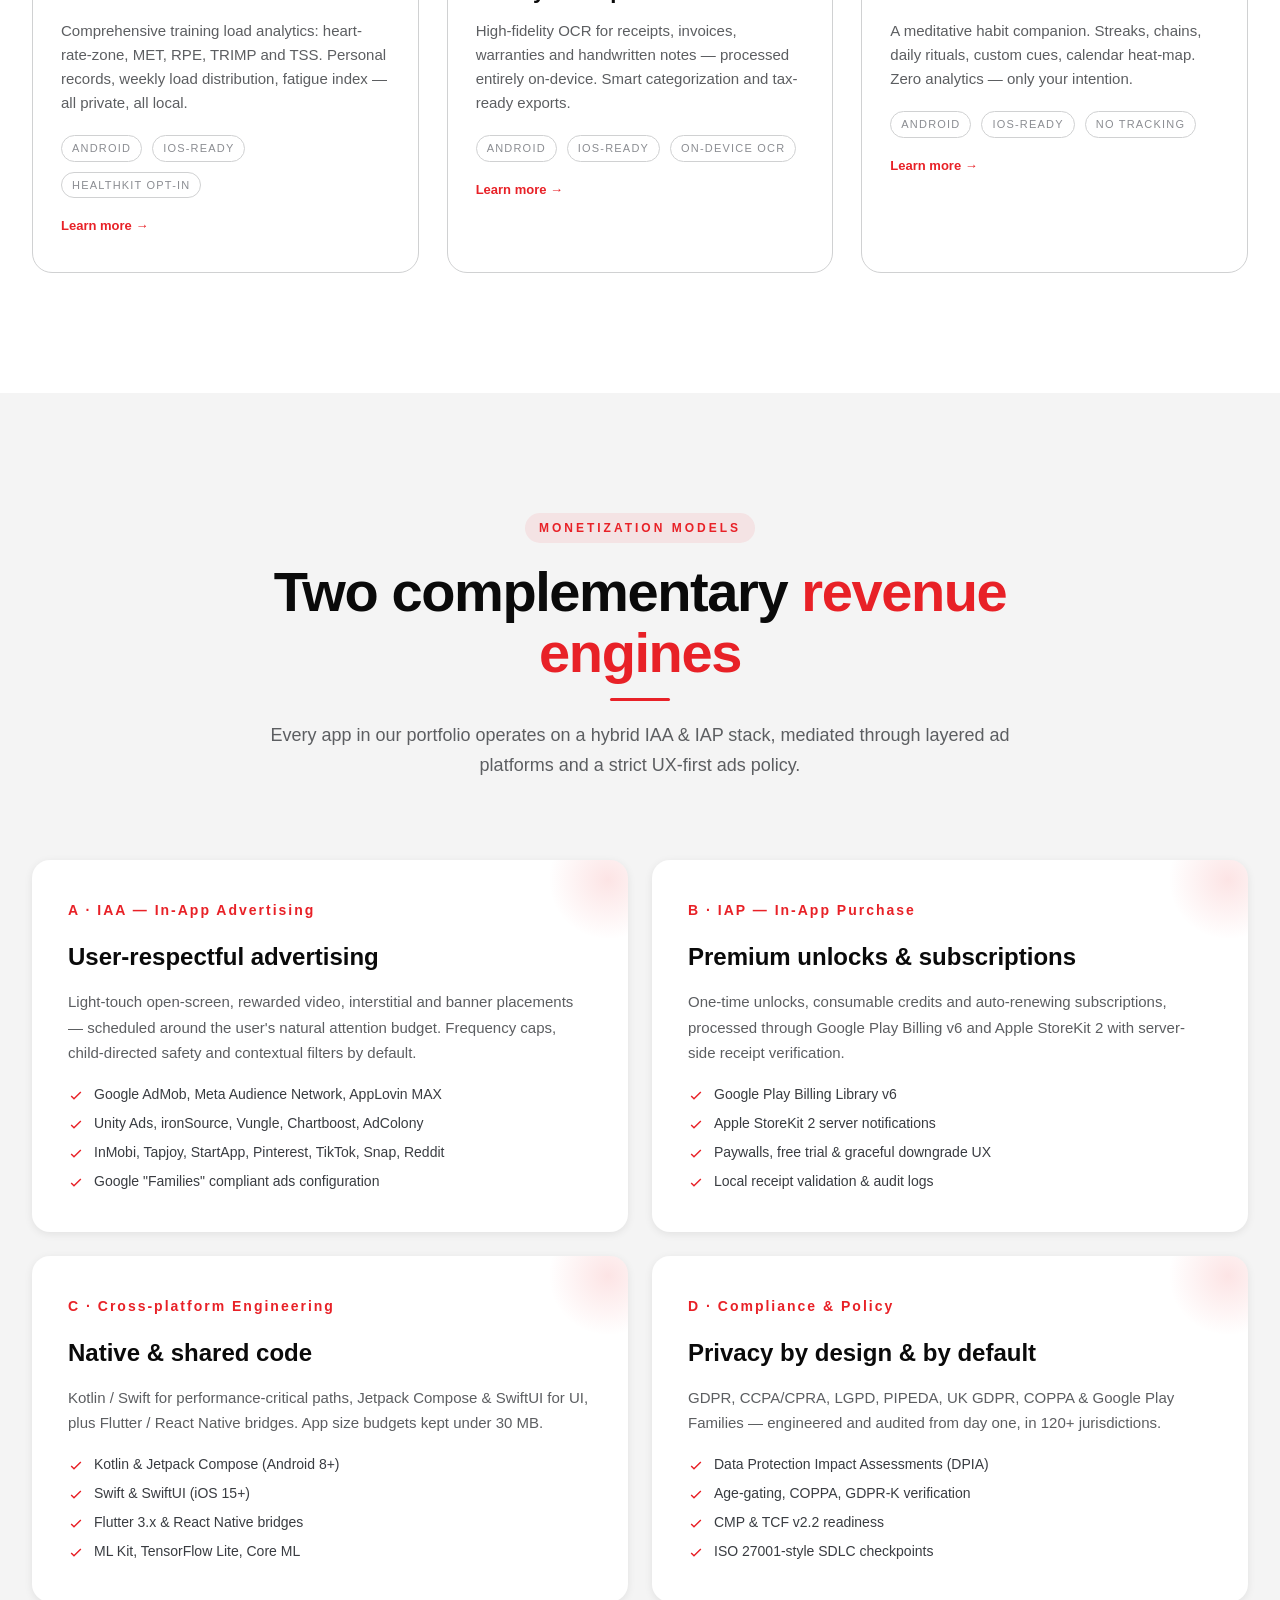
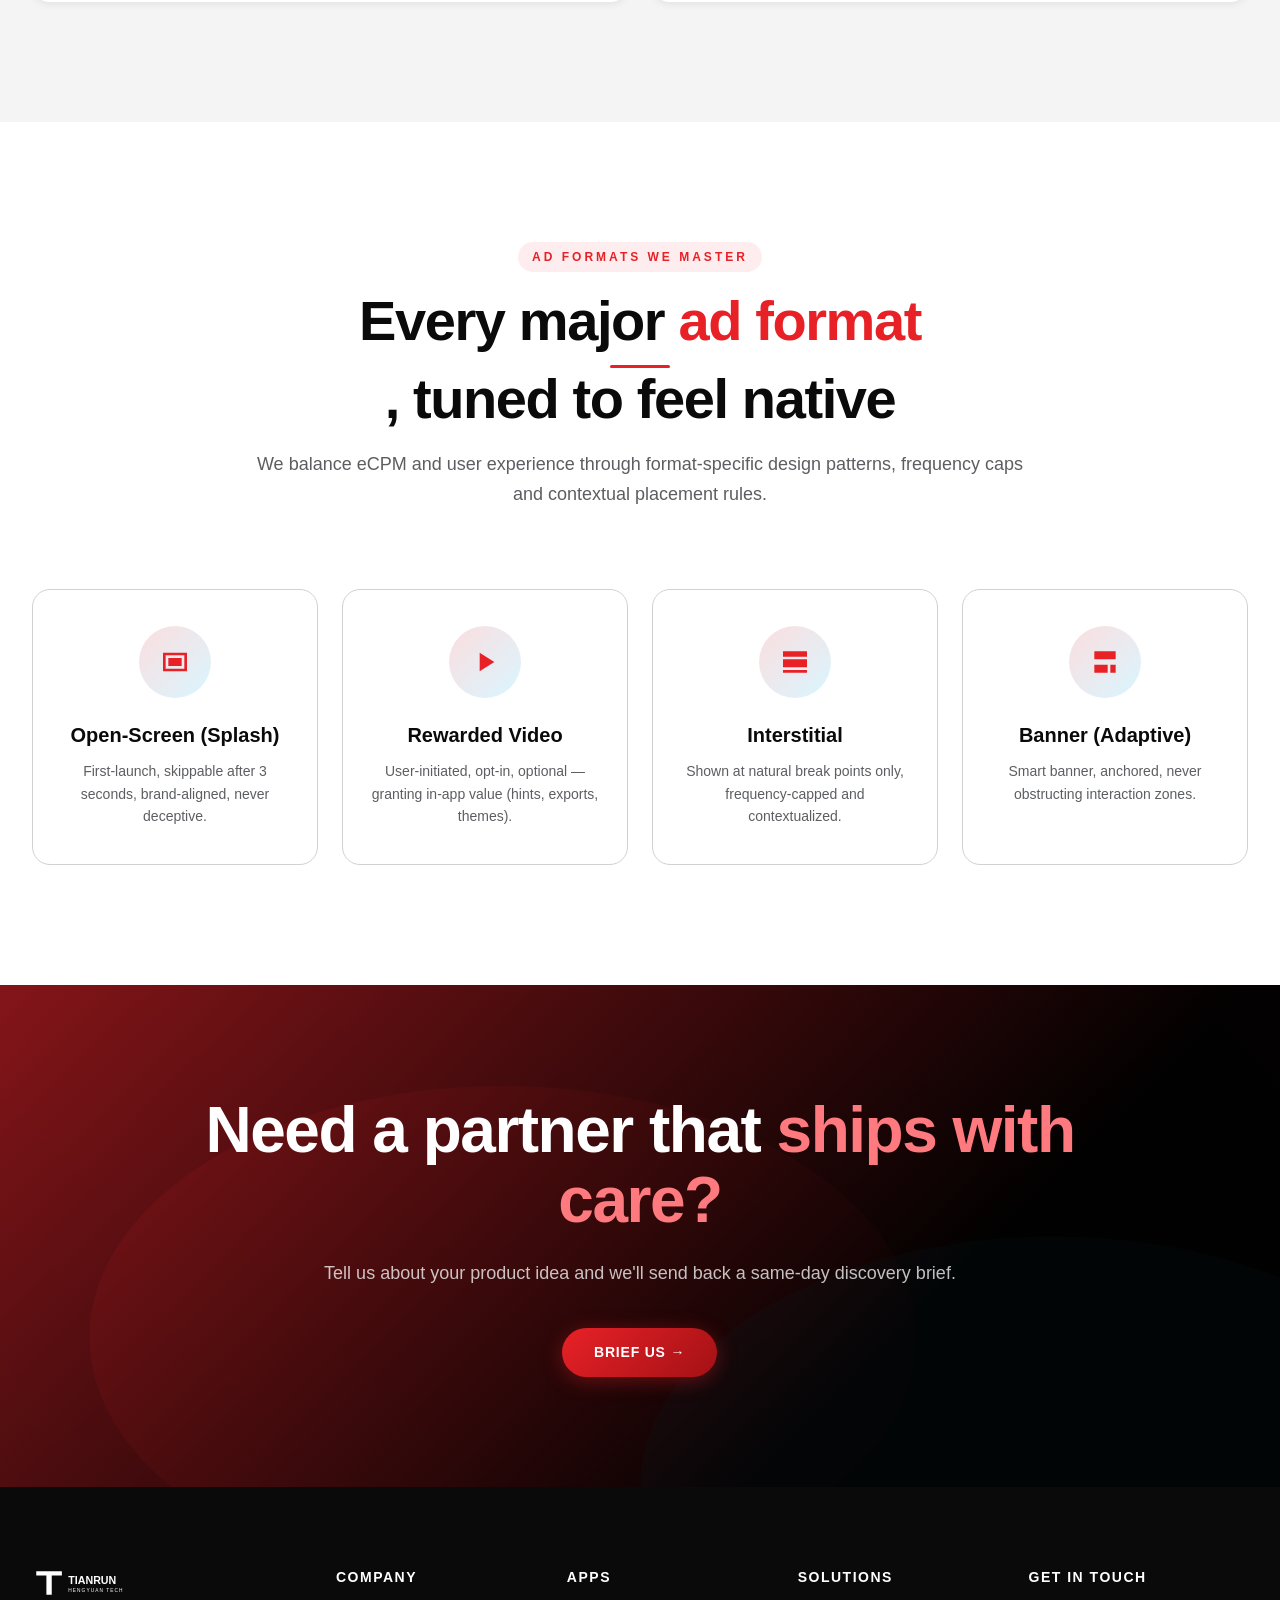
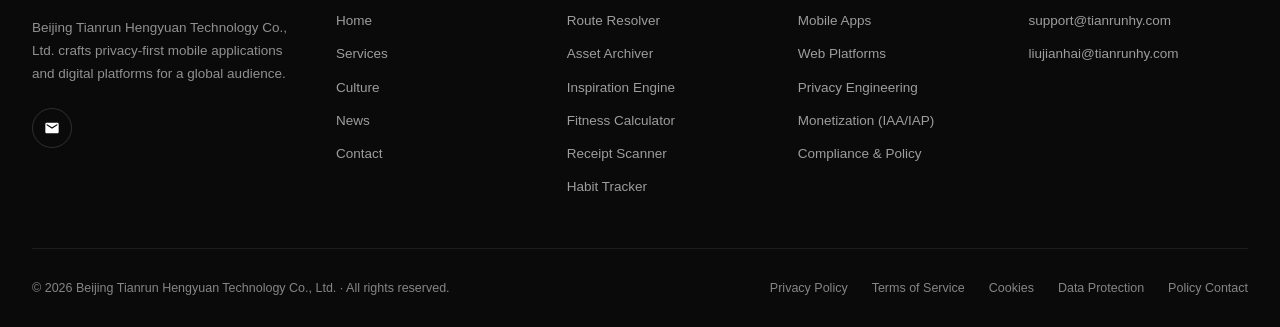
<file: services.html>
<!DOCTYPE html>
<html lang="en">
<head>
<meta charset="UTF-8" />
<meta name="viewport" content="width=device-width, initial-scale=1.0" />
<meta name="theme-color" content="#0a0a0a" />
<title>Services & App Portfolio | Beijing Tianrun Hengyuan Technology</title>
<meta name="description" content="Explore our app portfolio & professional services: Android & iOS development, web platforms, SEO engineering, privacy architecture, AdMob IAA mediation and IAP design for Google Play Tier-1 markets." />
<meta name="keywords" content="services, app portfolio, Android development, iOS development, Flutter, React Native, SEO, AdMob, MAX mediation, IAA, IAP, privacy engineering" />
<meta name="robots" content="index, follow" />
<link rel="canonical" href="https://tianrunhy.com/services.html" />
<link rel="icon" type="image/svg+xml" href="images/favicon.svg" />
<meta property="og:title" content="Services & App Portfolio | Tianrun Hengyuan Tech" />
<meta property="og:description" content="Six published apps and a full suite of cross-platform services." />
<meta property="og:url" content="https://tianrunhy.com/services.html" />
<meta property="og:type" content="website" />
<link rel="stylesheet" href="css/main.css" />
<script type="application/ld+json">
{
  "@context": "https://schema.org",
  "@type": "WebPage",
  "name": "Services & App Portfolio",
  "url": "https://tianrunhy.com/services.html",
  "isPartOf": {"@type":"WebSite","url":"https://tianrunhy.com/","name":"Tianrun Hengyuan Tech"}
}
</script>
</head>
<body>

<header class="site-header">
  <div class="container header-inner">
    <a href="index.html" class="brand"><img src="images/logo.svg" alt="Tianrun Hengyuan Tech" /></a>
    <nav class="main-nav" aria-label="Primary">
      <a href="index.html">Home</a>
      <a href="services.html" class="active">Services</a>
      <a href="culture.html">Culture</a>
      <a href="news.html">News</a>
      <a href="contact.html">Contact</a>
    </nav>
    <button class="menu-toggle" aria-label="Open menu">
      <svg viewBox="0 0 24 24"><path d="M3 6h18v2H3V6zm0 5h18v2H3v-2zm0 5h18v2H3v-2z"/></svg>
    </button>
  </div>
</header>

<section class="page-hero">
  <div class="container page-hero-inner">
    <div class="crumbs"><a href="index.html">Home</a><span>/</span><span>Services</span></div>
    <h1>Six apps. <span class="hl">One craft.</span> Endless possibility.</h1>
    <p>From pixel-pushing UI to award-grade engineering &mdash; here's every product, platform and capability that defines Tianrun Hengyuan Technology.</p>
  </div>
</section>

<!-- App portfolio -->
<section id="apps" style="background:#fff;">
  <div class="container">
    <div class="section-head reveal">
      <span class="section-eyebrow">App Matrix</span>
      <h2>Our published application <span class="hl">portfolio</span></h2>
      <p>All six apps are published on Google Play, monetized through IAA & IAP, fully compliant with Google Play Families Policy and global data-protection regulations.</p>
    </div>

    <div class="app-grid">
      <article class="app-card reveal">
        <div class="app-icon"><svg viewBox="0 0 24 24"><path d="M12 2C7.6 2 4 5.6 4 10c0 5.4 7 12 8 12s8-6.6 8-12c0-4.4-3.6-8-8-8zm0 11a3 3 0 110-6 3 3 0 010 6z"/></svg></div>
        <h3>Outdoor Offline Route Resolver</h3>
        <p>Plan, import and resolve trails fully offline. Topographic overlays, GPX/KML parsing, elevation profiles, waypoint libraries &mdash; built for explorers who leave the signal behind.</p>
        <div class="platforms"><span>Android</span><span>iOS-ready</span><span>Offline</span></div>
        <div class="more">Learn more &rarr;</div>
      </article>

      <article class="app-card reveal">
        <div class="app-icon"><svg viewBox="0 0 24 24"><path d="M20 6h-2.18a3 3 0 00-.71-2.45 3 3 0 00-4.24 0A3 3 0 0012.18 6H10V4a2 2 0 00-2-2H4a2 2 0 00-2 2v14a2 2 0 002 2h14a2 2 0 002-2V8a2 2 0 00-2-2zM12 7a1 1 0 110-2 1 1 0 010 2zM6 18V8h2v10H6zm4 0V8h2v10h-2zm4 0v-7h2v7h-2z"/></svg></div>
        <h3>Collection Asset Archiving System</h3>
        <p>Catalog coins, books, vinyl, watches, sneakers, plants or anything you collect. Rich metadata, valuation timelines, photo evidence and PDF export.</p>
        <div class="platforms"><span>Android</span><span>iOS-ready</span><span>Local DB</span></div>
        <div class="more">Learn more &rarr;</div>
      </article>

      <article class="app-card reveal">
        <div class="app-icon"><svg viewBox="0 0 24 24"><path d="M3 17.25V21h3.75L17.81 9.94l-3.75-3.75L3 17.25zM20.71 7.04a1 1 0 000-1.41l-2.34-2.34a1 1 0 00-1.41 0l-1.83 1.83 3.75 3.75 1.83-1.83z"/></svg></div>
        <h3>Writing Inspiration Capture Engine</h3>
        <p>A frictionless spark vault for writers, poets and creators. Capture fragments, tag moods, link fragments into outlines &mdash; never uploaded, never mined.</p>
        <div class="platforms"><span>Android</span><span>iOS-ready</span><span>Cloud-free</span></div>
        <div class="more">Learn more &rarr;</div>
      </article>

      <article class="app-card reveal">
        <div class="app-icon"><svg viewBox="0 0 24 24"><path d="M20.57 14.86L22 13.43 20.57 12 17 15.57 8.43 7 12 3.43 10.57 2 9.14 3.43 7.71 2 5.57 4.14 4.14 2.71 2.71 4.14l1.43 1.43L2 7.71l1.43 1.43L2 10.57 3.43 12 7 8.43 15.57 17 12 20.57 13.43 22l1.43-1.43L16.29 22l2.14-2.14 1.43 1.43 1.43-1.43-1.43-1.43L22 16.29z"/></svg></div>
        <h3>Exercise Load Calculation Tool</h3>
        <p>Comprehensive training load analytics: heart-rate-zone, MET, RPE, TRIMP and TSS. Personal records, weekly load distribution, fatigue index &mdash; all private, all local.</p>
        <div class="platforms"><span>Android</span><span>iOS-ready</span><span>HealthKit opt-in</span></div>
        <div class="more">Learn more &rarr;</div>
      </article>

      <article class="app-card reveal">
        <div class="app-icon"><svg viewBox="0 0 24 24"><path d="M9.5 6.5v3h-3v-3h3M11 5H5v6h6V5zm-1.5 9.5v3h-3v-3h3M11 13H5v6h6v-6zm6.5-6.5v3h-3v-3h3M19 5h-6v6h6V5zm-6 8h1.5v1.5H13V13zm1.5 1.5H16V16h-1.5v-1.5zM16 13h1.5v1.5H16V13zm-3 3h1.5v1.5H13V16zm1.5 1.5H16V19h-1.5v-1.5zM16 16h1.5v1.5H16V16zm1.5-1.5H19V16h-1.5v-1.5zm0 3H19V19h-1.5v-1.5zM22 7h-2V4h-3V2h5v5zm0 15h-2v-3h-3v-2h5v5zM2 22h5v-2H4v-3H2v5zM2 2v5h2V4h3V2H2z"/></svg></div>
        <h3>Family Receipt Local Scanner</h3>
        <p>High-fidelity OCR for receipts, invoices, warranties and handwritten notes &mdash; processed entirely on-device. Smart categorization and tax-ready exports.</p>
        <div class="platforms"><span>Android</span><span>iOS-ready</span><span>On-device OCR</span></div>
        <div class="more">Learn more &rarr;</div>
      </article>

      <article class="app-card reveal">
        <div class="app-icon"><svg viewBox="0 0 24 24"><path d="M19 4h-1V2h-2v2H8V2H6v2H5a2 2 0 00-2 2v14a2 2 0 002 2h14a2 2 0 002-2V6a2 2 0 00-2-2zm0 16H5V10h14v10zm0-12H5V6h14v2zM7 12h5v5H7v-5z"/></svg></div>
        <h3>Periodic Habit Tracker</h3>
        <p>A meditative habit companion. Streaks, chains, daily rituals, custom cues, calendar heat-map. Zero analytics &mdash; only your intention.</p>
        <div class="platforms"><span>Android</span><span>iOS-ready</span><span>No tracking</span></div>
        <div class="more">Learn more &rarr;</div>
      </article>
    </div>
  </div>
</section>

<!-- Monetization -->
<section class="services-section">
  <div class="container">
    <div class="section-head reveal">
      <span class="section-eyebrow">Monetization Models</span>
      <h2>Two complementary <span class="hl">revenue engines</span></h2>
      <p>Every app in our portfolio operates on a hybrid IAA & IAP stack, mediated through layered ad platforms and a strict UX-first ads policy.</p>
    </div>

    <div class="service-grid">
      <div class="service-card reveal-l">
        <div class="num">A · IAA — In-App Advertising</div>
        <h3>User-respectful advertising</h3>
        <p>Light-touch open-screen, rewarded video, interstitial and banner placements &mdash; scheduled around the user's natural attention budget. Frequency caps, child-directed safety and contextual filters by default.</p>
        <ul>
          <li><svg viewBox="0 0 24 24"><path d="M9 16.2l-3.5-3.5L4 14.2 9 19.2 20 8.2l-1.5-1.4z"/></svg> Google AdMob, Meta Audience Network, AppLovin MAX</li>
          <li><svg viewBox="0 0 24 24"><path d="M9 16.2l-3.5-3.5L4 14.2 9 19.2 20 8.2l-1.5-1.4z"/></svg> Unity Ads, ironSource, Vungle, Chartboost, AdColony</li>
          <li><svg viewBox="0 0 24 24"><path d="M9 16.2l-3.5-3.5L4 14.2 9 19.2 20 8.2l-1.5-1.4z"/></svg> InMobi, Tapjoy, StartApp, Pinterest, TikTok, Snap, Reddit</li>
          <li><svg viewBox="0 0 24 24"><path d="M9 16.2l-3.5-3.5L4 14.2 9 19.2 20 8.2l-1.5-1.4z"/></svg> Google "Families" compliant ads configuration</li>
        </ul>
      </div>

      <div class="service-card reveal-r">
        <div class="num">B · IAP — In-App Purchase</div>
        <h3>Premium unlocks & subscriptions</h3>
        <p>One-time unlocks, consumable credits and auto-renewing subscriptions, processed through Google Play Billing v6 and Apple StoreKit 2 with server-side receipt verification.</p>
        <ul>
          <li><svg viewBox="0 0 24 24"><path d="M9 16.2l-3.5-3.5L4 14.2 9 19.2 20 8.2l-1.5-1.4z"/></svg> Google Play Billing Library v6</li>
          <li><svg viewBox="0 0 24 24"><path d="M9 16.2l-3.5-3.5L4 14.2 9 19.2 20 8.2l-1.5-1.4z"/></svg> Apple StoreKit 2 server notifications</li>
          <li><svg viewBox="0 0 24 24"><path d="M9 16.2l-3.5-3.5L4 14.2 9 19.2 20 8.2l-1.5-1.4z"/></svg> Paywalls, free trial & graceful downgrade UX</li>
          <li><svg viewBox="0 0 24 24"><path d="M9 16.2l-3.5-3.5L4 14.2 9 19.2 20 8.2l-1.5-1.4z"/></svg> Local receipt validation & audit logs</li>
        </ul>
      </div>

      <div class="service-card reveal-l">
        <div class="num">C · Cross-platform Engineering</div>
        <h3>Native & shared code</h3>
        <p>Kotlin / Swift for performance-critical paths, Jetpack Compose & SwiftUI for UI, plus Flutter / React Native bridges. App size budgets kept under 30 MB.</p>
        <ul>
          <li><svg viewBox="0 0 24 24"><path d="M9 16.2l-3.5-3.5L4 14.2 9 19.2 20 8.2l-1.5-1.4z"/></svg> Kotlin & Jetpack Compose (Android 8+)</li>
          <li><svg viewBox="0 0 24 24"><path d="M9 16.2l-3.5-3.5L4 14.2 9 19.2 20 8.2l-1.5-1.4z"/></svg> Swift & SwiftUI (iOS 15+)</li>
          <li><svg viewBox="0 0 24 24"><path d="M9 16.2l-3.5-3.5L4 14.2 9 19.2 20 8.2l-1.5-1.4z"/></svg> Flutter 3.x & React Native bridges</li>
          <li><svg viewBox="0 0 24 24"><path d="M9 16.2l-3.5-3.5L4 14.2 9 19.2 20 8.2l-1.5-1.4z"/></svg> ML Kit, TensorFlow Lite, Core ML</li>
        </ul>
      </div>

      <div class="service-card reveal-r">
        <div class="num">D · Compliance & Policy</div>
        <h3>Privacy by design & by default</h3>
        <p>GDPR, CCPA/CPRA, LGPD, PIPEDA, UK GDPR, COPPA & Google Play Families &mdash; engineered and audited from day one, in 120+ jurisdictions.</p>
        <ul>
          <li><svg viewBox="0 0 24 24"><path d="M9 16.2l-3.5-3.5L4 14.2 9 19.2 20 8.2l-1.5-1.4z"/></svg> Data Protection Impact Assessments (DPIA)</li>
          <li><svg viewBox="0 0 24 24"><path d="M9 16.2l-3.5-3.5L4 14.2 9 19.2 20 8.2l-1.5-1.4z"/></svg> Age-gating, COPPA, GDPR-K verification</li>
          <li><svg viewBox="0 0 24 24"><path d="M9 16.2l-3.5-3.5L4 14.2 9 19.2 20 8.2l-1.5-1.4z"/></svg> CMP & TCF v2.2 readiness</li>
          <li><svg viewBox="0 0 24 24"><path d="M9 16.2l-3.5-3.5L4 14.2 9 19.2 20 8.2l-1.5-1.4z"/></svg> ISO 27001-style SDLC checkpoints</li>
        </ul>
      </div>
    </div>
  </div>
</section>

<section style="background:#fff;">
  <div class="container">
    <div class="section-head reveal">
      <span class="section-eyebrow">Ad Formats We Master</span>
      <h2>Every major <span class="hl">ad format</span>, tuned to feel native</h2>
      <p>We balance eCPM and user experience through format-specific design patterns, frequency caps and contextual placement rules.</p>
    </div>
    <div class="culture-grid">
      <div class="culture-card reveal">
        <div class="icn"><svg viewBox="0 0 24 24"><path d="M3 5h18v14H3V5zm2 2v10h14V7H5zm2 2h10v6H7V9z"/></svg></div>
        <h3>Open-Screen (Splash)</h3>
        <p>First-launch, skippable after 3 seconds, brand-aligned, never deceptive.</p>
      </div>
      <div class="culture-card reveal">
        <div class="icn"><svg viewBox="0 0 24 24"><path d="M8 5v14l11-7z"/></svg></div>
        <h3>Rewarded Video</h3>
        <p>User-initiated, opt-in, optional &mdash; granting in-app value (hints, exports, themes).</p>
      </div>
      <div class="culture-card reveal">
        <div class="icn"><svg viewBox="0 0 24 24"><path d="M3 4h18v4H3V4zm0 6h18v6H3v-6zm0 8h18v2H3v-2z"/></svg></div>
        <h3>Interstitial</h3>
        <p>Shown at natural break points only, frequency-capped and contextualized.</p>
      </div>
      <div class="culture-card reveal">
        <div class="icn"><svg viewBox="0 0 24 24"><path d="M4 4h16v6H4V4zm0 10h10v6H4v-6zm12 0h4v6h-4v-6z"/></svg></div>
        <h3>Banner (Adaptive)</h3>
        <p>Smart banner, anchored, never obstructing interaction zones.</p>
      </div>
    </div>
  </div>
</section>

<section class="cta-banner">
  <div class="container cta-inner">
    <h2>Need a partner that <span style="color:#ff7a7f;">ships with care?</span></h2>
    <p>Tell us about your product idea and we'll send back a same-day discovery brief.</p>
    <a href="contact.html" class="btn btn-primary">Brief Us &rarr;</a>
  </div>
</section>

<footer class="site-footer">
  <div class="container">
    <div class="footer-grid">
      <div class="footer-col footer-brand">
        <a href="index.html" class="brand"><img src="images/logo.svg" alt="Tianrun Hengyuan Tech" /></a>
        <p class="desc">Beijing Tianrun Hengyuan Technology Co., Ltd. crafts privacy-first mobile applications and digital platforms for a global audience.</p>
        <div class="social">
          <a href="mailto:support@tianrunhy.com" aria-label="Email"><svg viewBox="0 0 24 24"><path d="M20 4H4c-1.1 0-2 .9-2 2v12c0 1.1.9 2 2 2h16c1.1 0 2-.9 2-2V6c0-1.1-.9-2-2-2zm0 4l-8 5-8-5V6l8 5 8-5v2z"/></svg></a>
        </div>
      </div>
      <div class="footer-col"><h4>Company</h4><ul><li><a href="index.html">Home</a></li><li><a href="services.html">Services</a></li><li><a href="culture.html">Culture</a></li><li><a href="news.html">News</a></li><li><a href="contact.html">Contact</a></li></ul></div>
      <div class="footer-col"><h4>Apps</h4><ul><li><a href="#apps">Route Resolver</a></li><li><a href="#apps">Asset Archiver</a></li><li><a href="#apps">Inspiration Engine</a></li><li><a href="#apps">Fitness Calculator</a></li><li><a href="#apps">Receipt Scanner</a></li><li><a href="#apps">Habit Tracker</a></li></ul></div>
      <div class="footer-col"><h4>Solutions</h4><ul><li><a href="#">Mobile Apps</a></li><li><a href="#">Web Platforms</a></li><li><a href="#">Privacy Engineering</a></li><li><a href="#">Monetization (IAA/IAP)</a></li><li><a href="#">Compliance & Policy</a></li></ul></div>
      <div class="footer-col"><h4>Get in Touch</h4><ul><li><a href="mailto:support@tianrunhy.com">support@tianrunhy.com</a></li><li><a href="mailto:liujianhai@tianrunhy.com">liujianhai@tianrunhy.com</a></li></ul></div>
    </div>
    <div class="footer-bottom">
      <span>&copy; <span id="year">2026</span> Beijing Tianrun Hengyuan Technology Co., Ltd. · All rights reserved.</span>
      <div class="footer-bottom-links">
        <a href="privacy.html">Privacy Policy</a>
        <a href="terms.html">Terms of Service</a>
        <a href="privacy.html#cookies">Cookies</a>
        <a href="privacy.html#dpa">Data Protection</a>
        <a href="privacy.html#contact">Policy Contact</a>
      </div>
    </div>
  </div>
</footer>

<script src="js/main.js"></script>
<script>document.getElementById('year').textContent = new Date().getFullYear();</script>
</body>
</html>
</file>
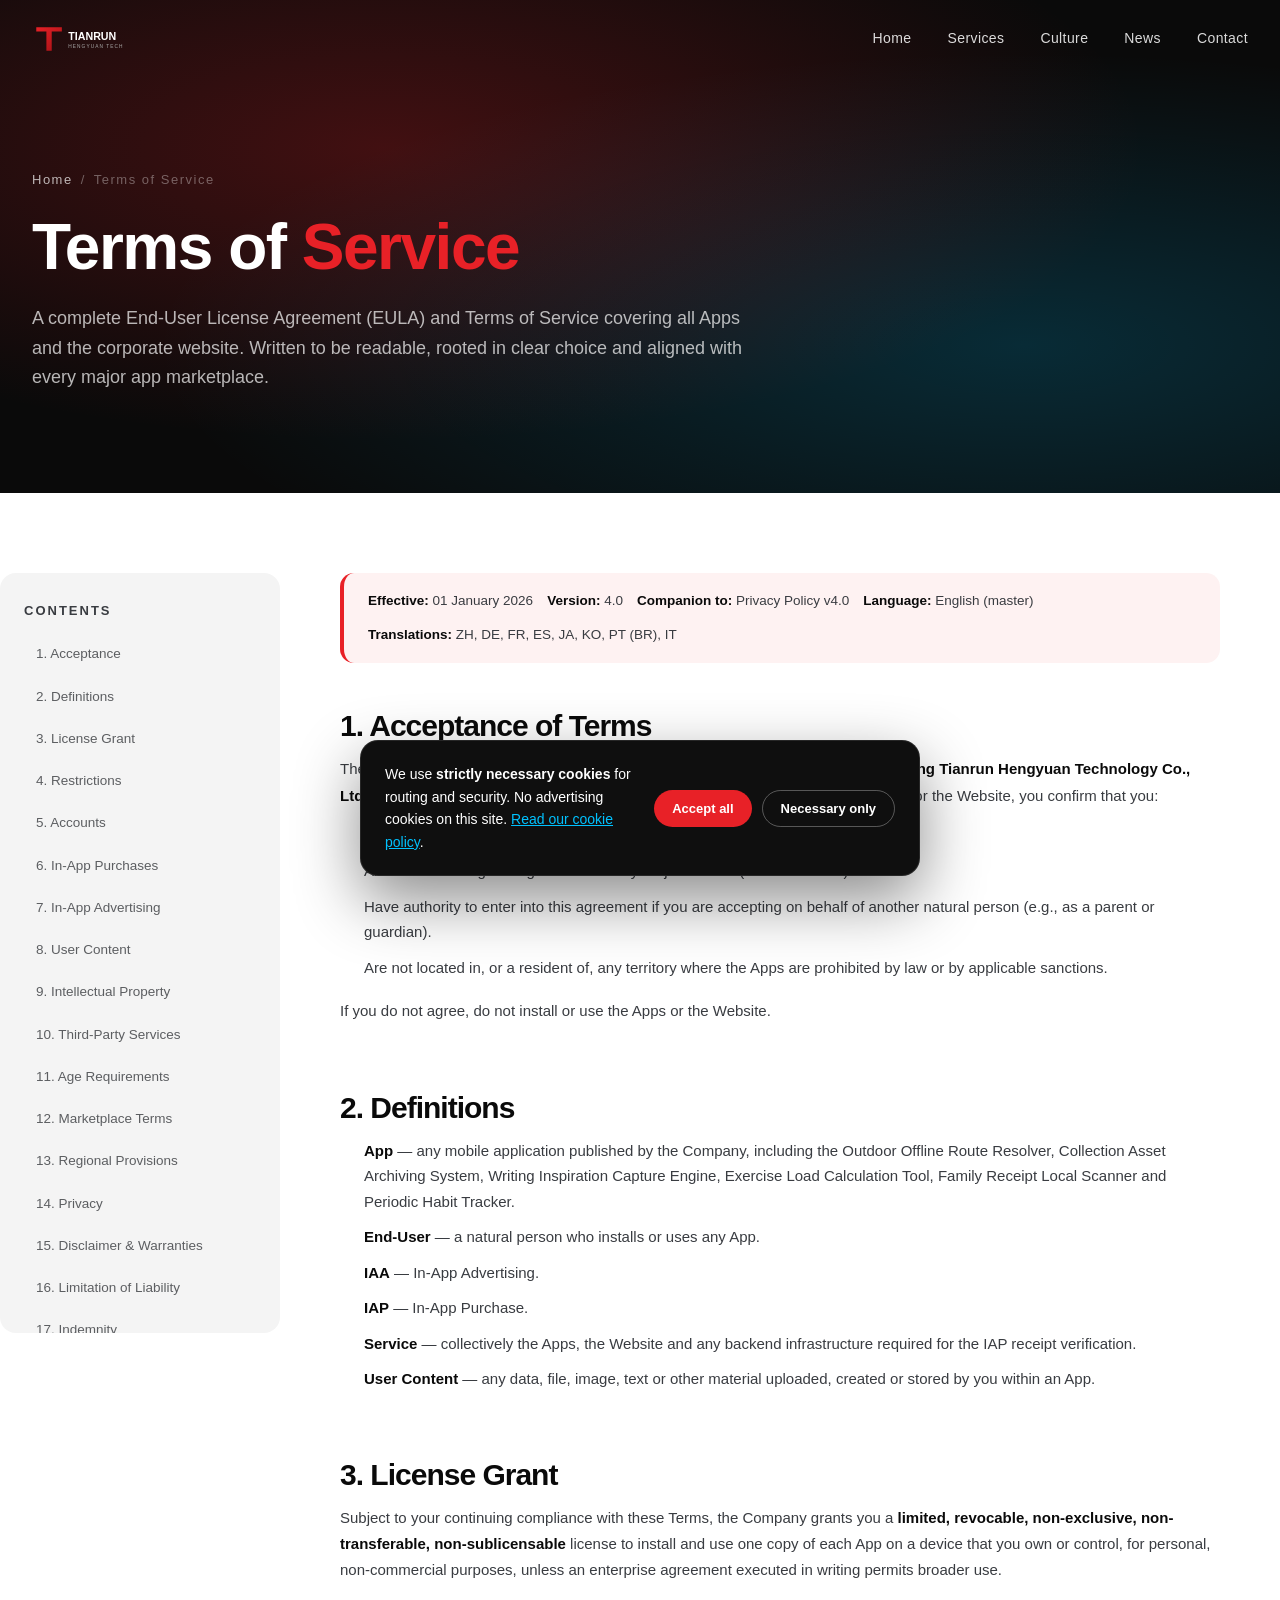
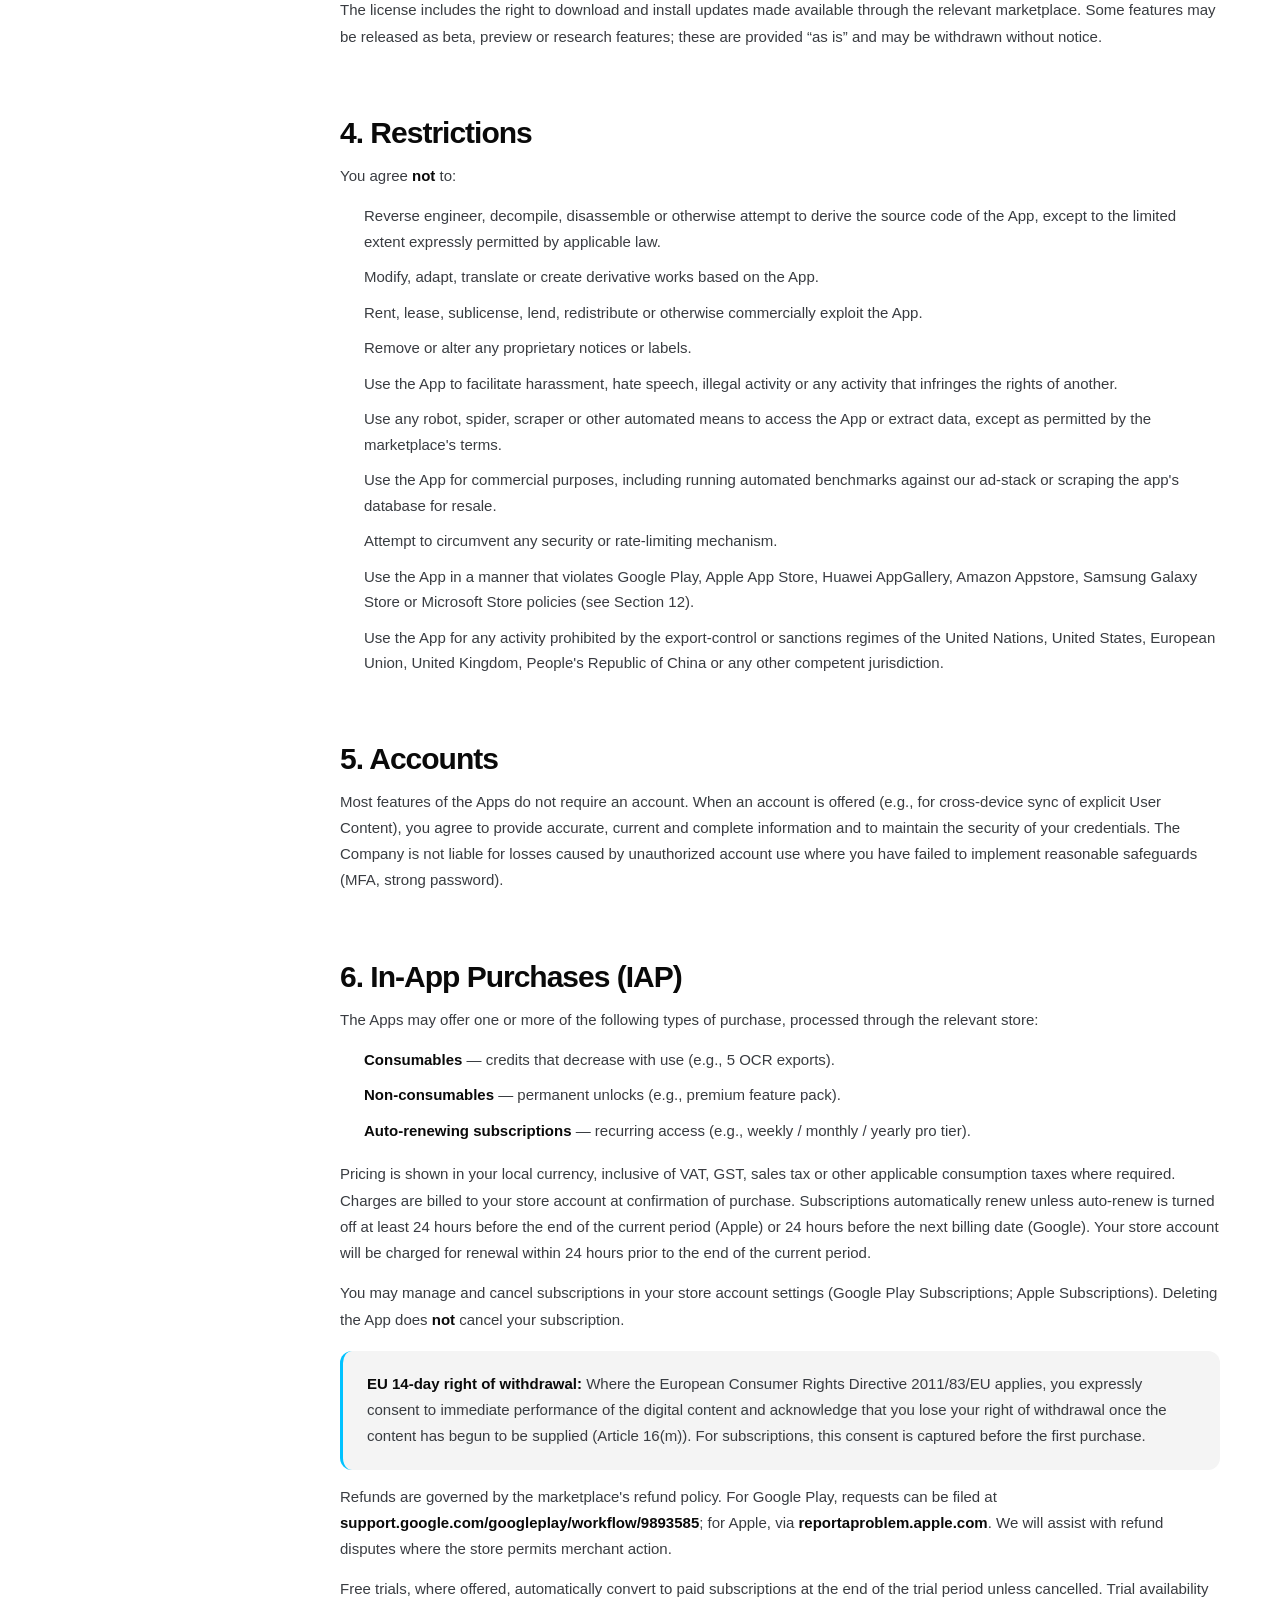
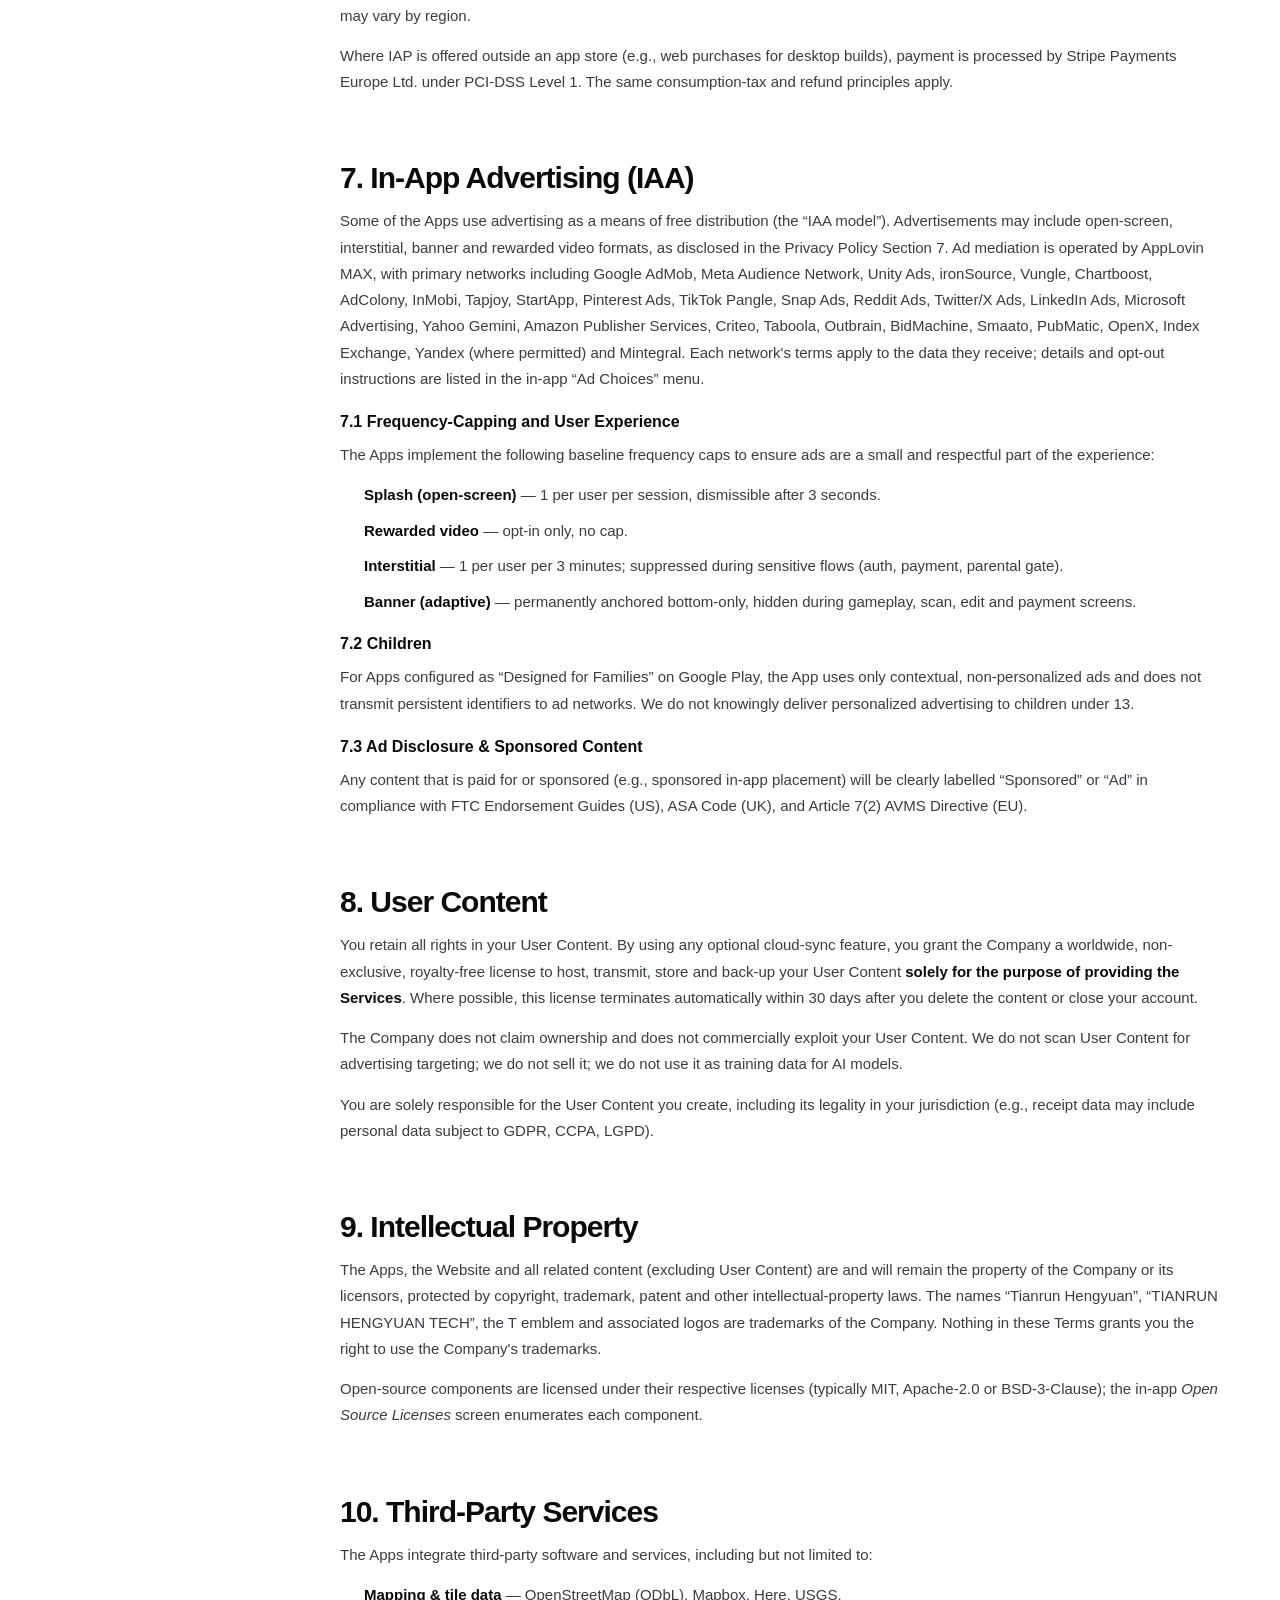
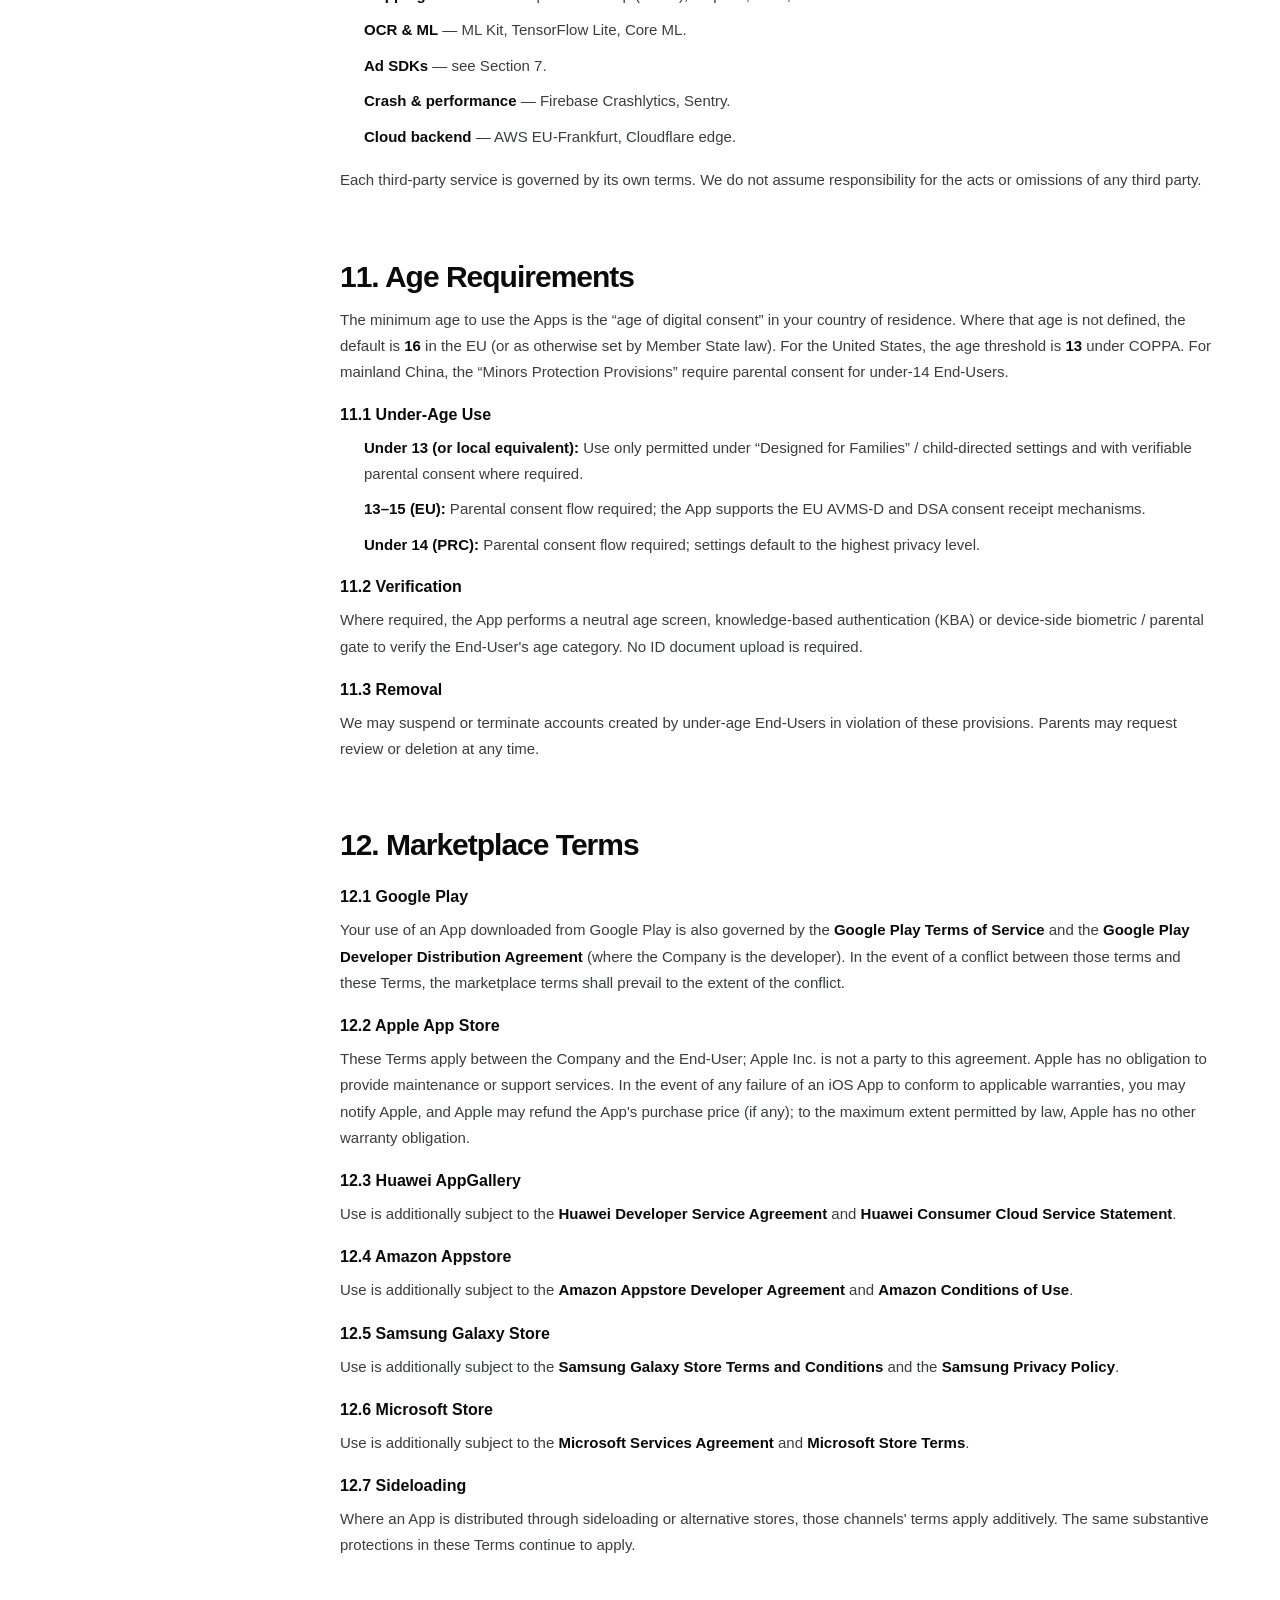
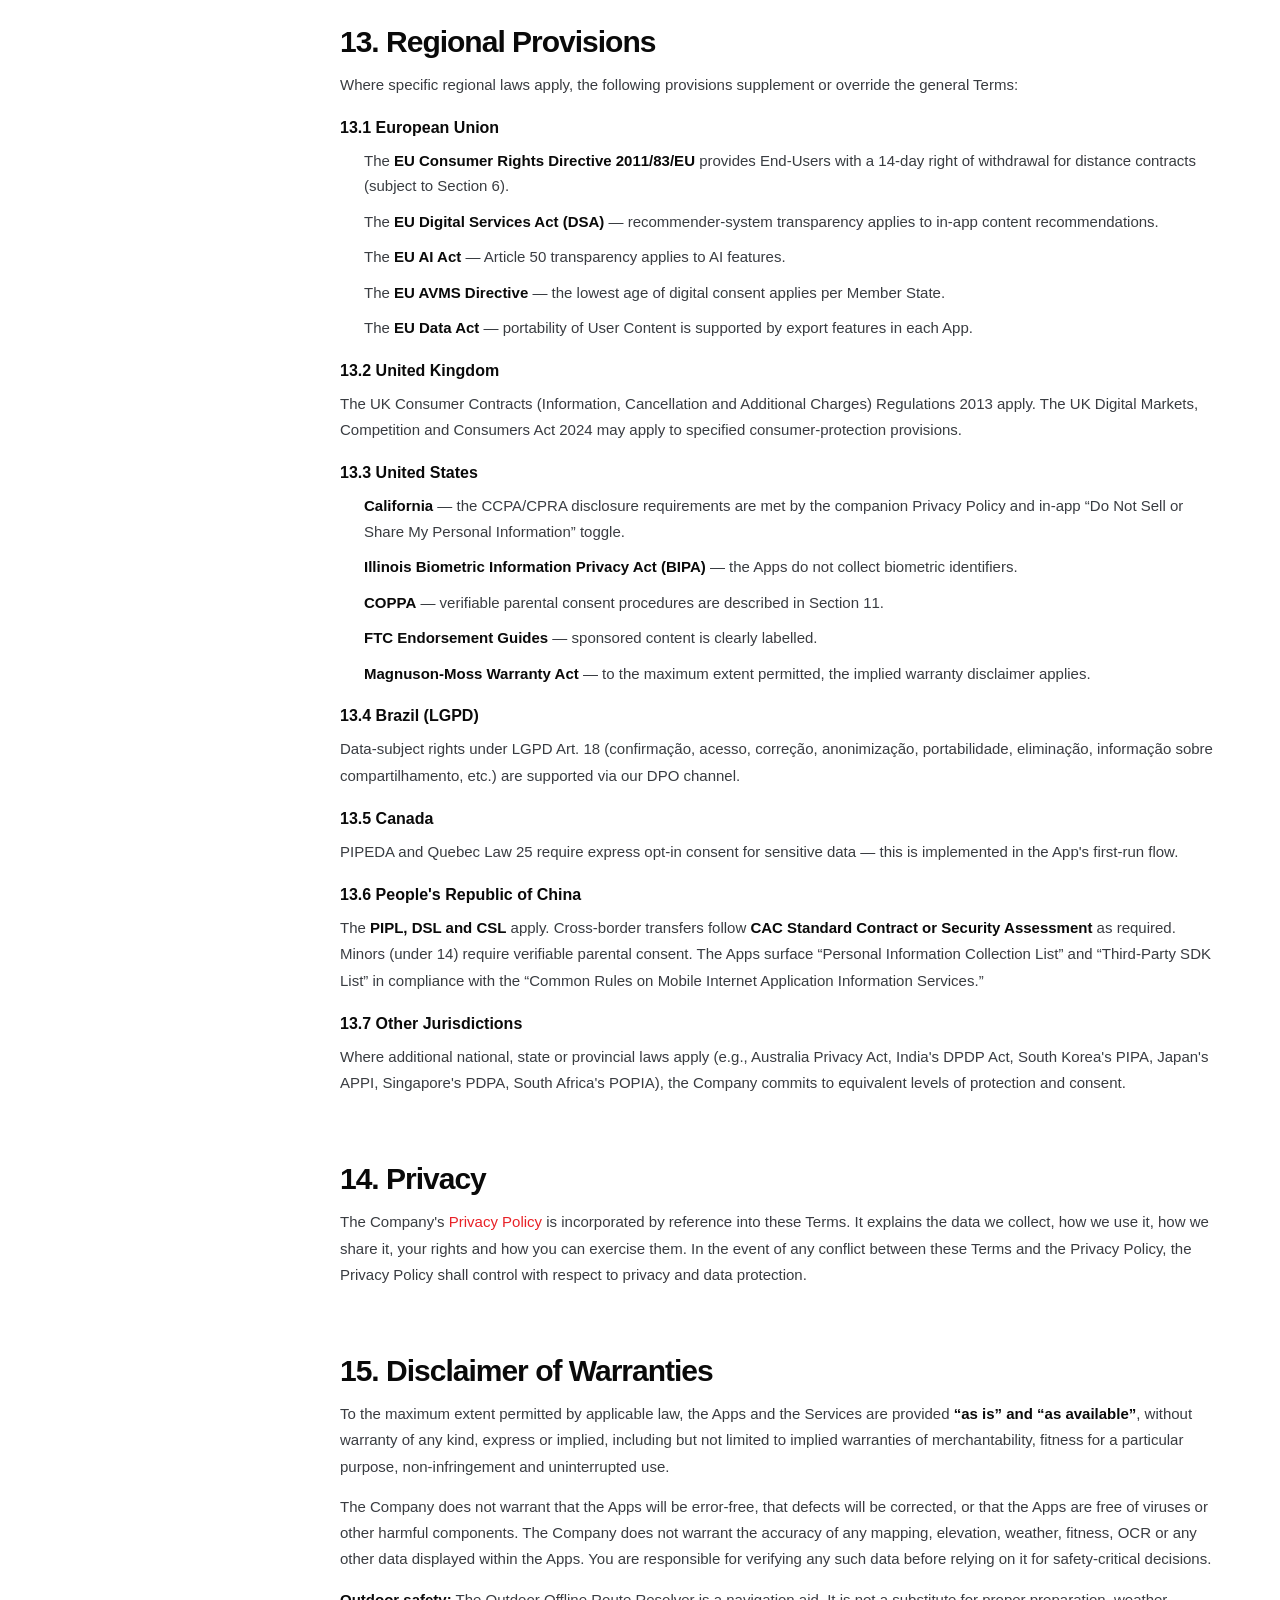
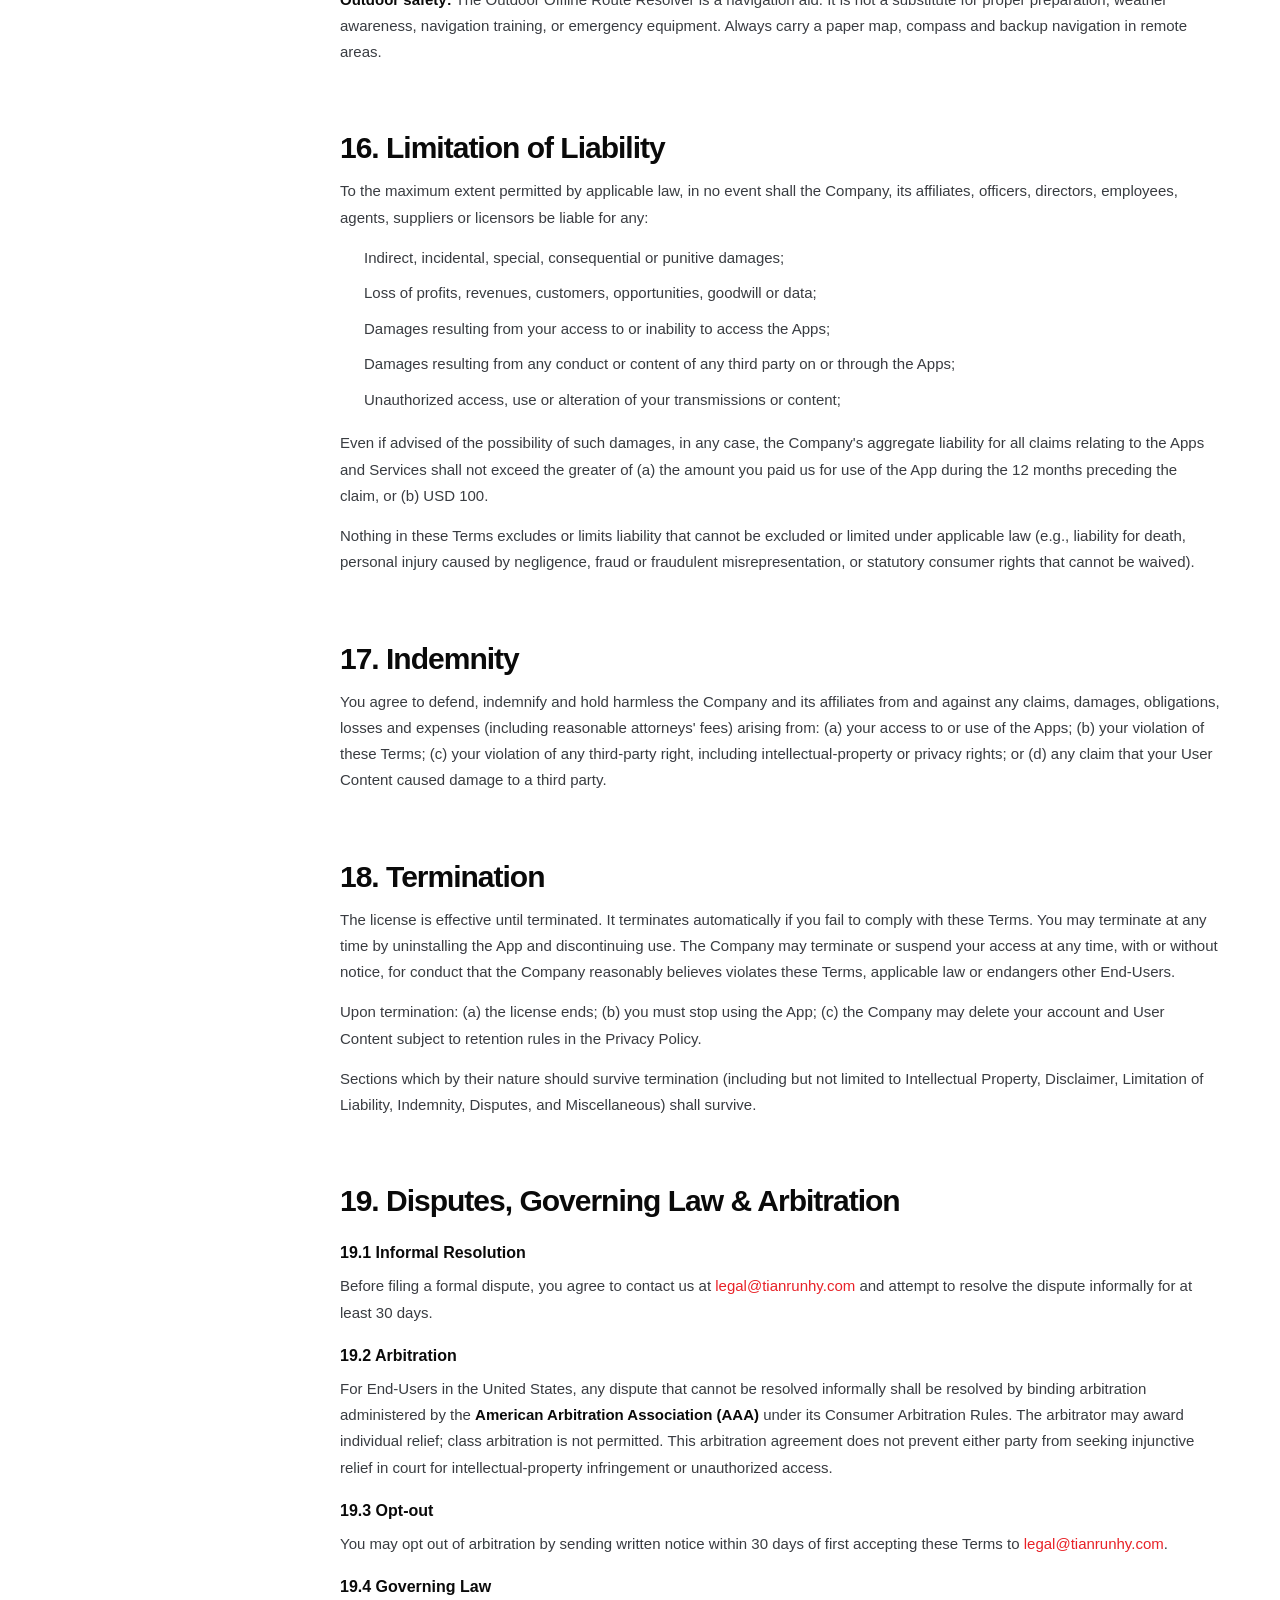
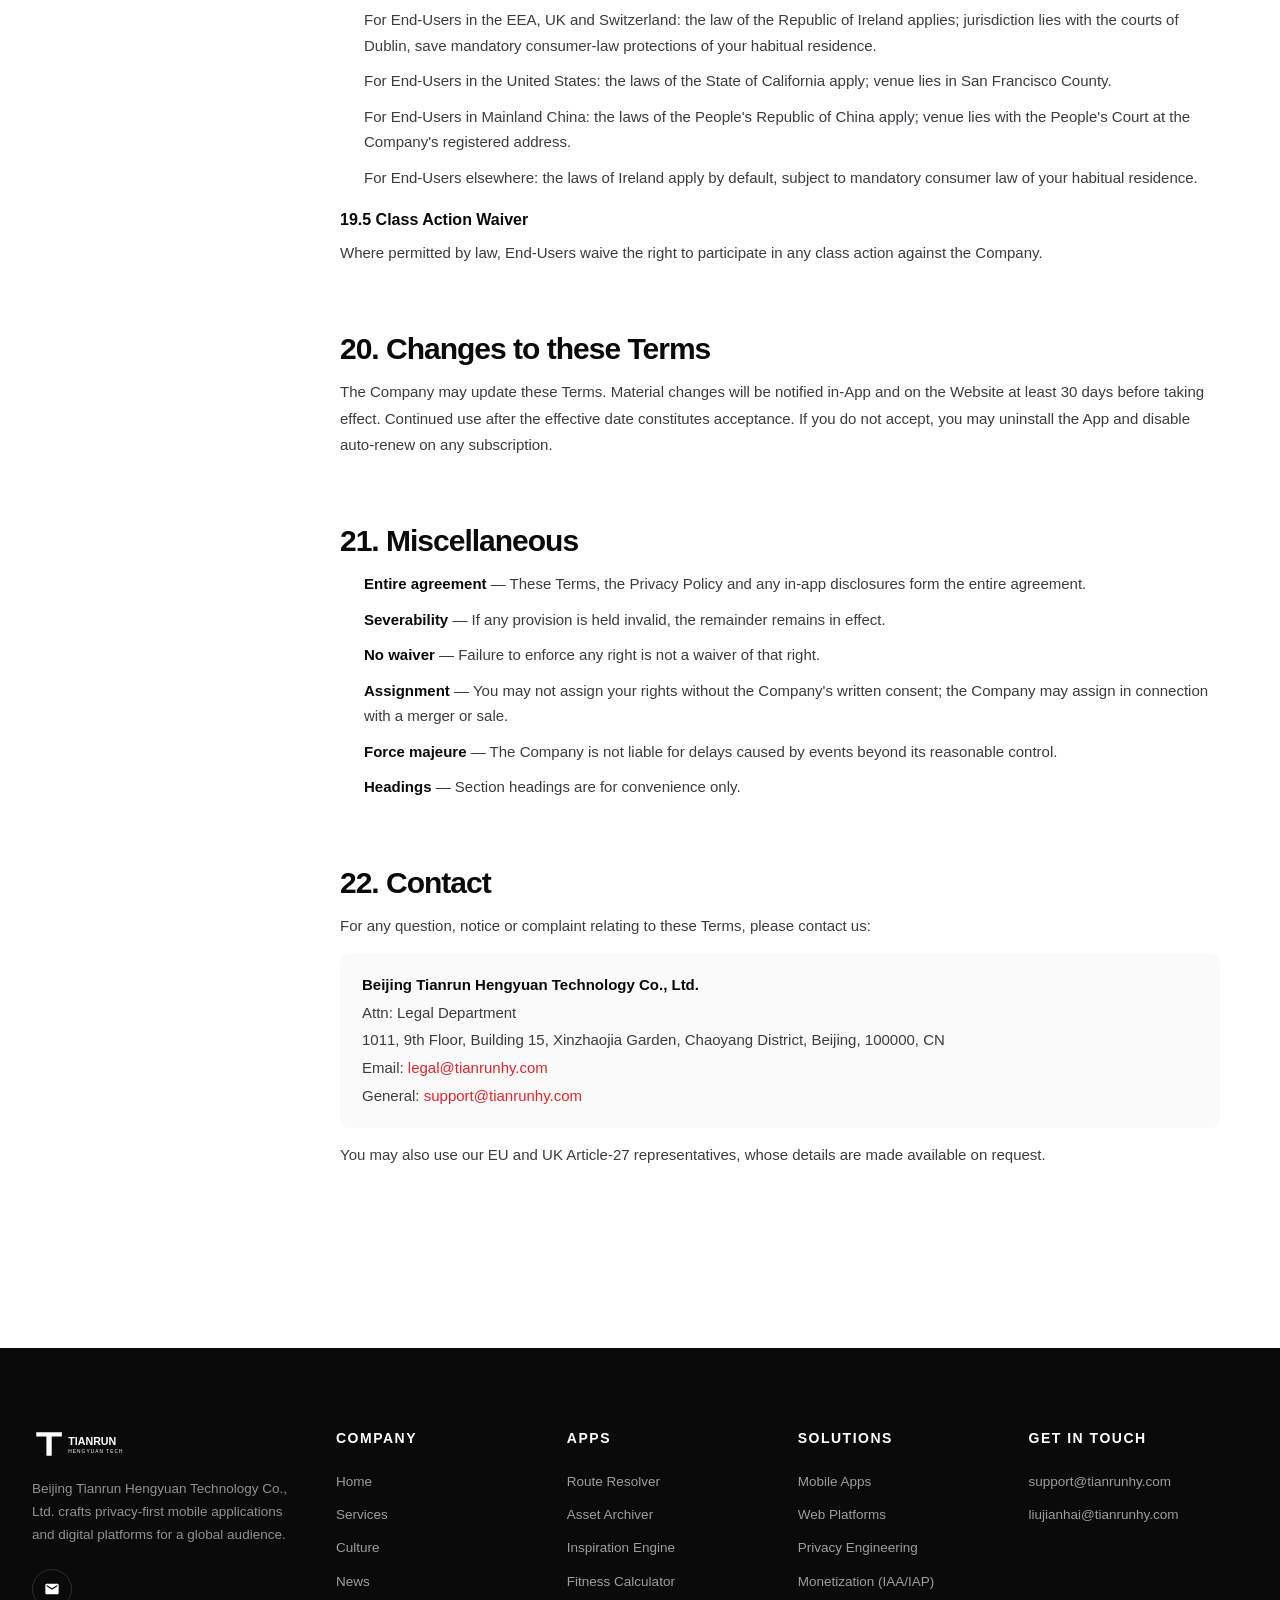
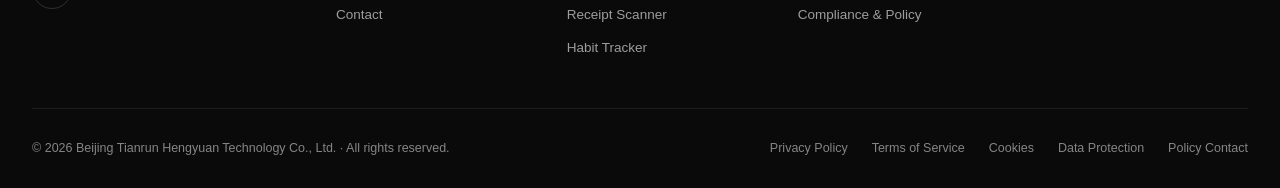
<file: terms.html>
<!DOCTYPE html>
<html lang="en">
<head>
<meta charset="UTF-8" />
<meta name="viewport" content="width=device-width, initial-scale=1.0" />
<meta name="theme-color" content="#0a0a0a" />
<title>Terms of Service | Beijing Tianrun Hengyuan Technology Co., Ltd.</title>
<meta name="description" content="Comprehensive Terms of Service and End-User License Agreement covering all apps published by Beijing Tianrun Hengyuan Technology Co., Ltd., including IAA & IAP monetization, marketplace policies, regional laws, age requirements and content licenses." />
<meta name="keywords" content="terms of service, EULA, end user license agreement, IAA, IAP, Google Play, Apple App Store, age policy" />
<link rel="canonical" href="https://tianrunhy.com/terms.html" />
<meta property="og:title" content="Terms of Service | Tianrun Hengyuan Tech" />
<meta property="og:description" content="Global Terms of Service and EULA." />
<meta property="og:url" content="https://tianrunhy.com/terms.html" />
<meta property="og:type" content="article" />
<link rel="icon" type="image/svg+xml" href="images/favicon.svg" />
<link rel="stylesheet" href="css/main.css" />
</head>
<body>

<header class="site-header">
  <div class="container header-inner">
    <a href="index.html" class="brand"><img src="images/logo.svg" alt="Tianrun Hengyuan Tech" /></a>
    <nav class="main-nav" aria-label="Primary">
      <a href="index.html">Home</a>
      <a href="services.html">Services</a>
      <a href="culture.html">Culture</a>
      <a href="news.html">News</a>
      <a href="contact.html">Contact</a>
    </nav>
    <button class="menu-toggle" aria-label="Open menu"><svg viewBox="0 0 24 24"><path d="M3 6h18v2H3V6zm0 5h18v2H3v-2zm0 5h18v2H3v-2z"/></svg></button>
  </div>
</header>

<section class="page-hero">
  <div class="container page-hero-inner">
    <div class="crumbs"><a href="index.html">Home</a><span>/</span><span>Terms of Service</span></div>
    <h1>Terms of <span class="hl">Service</span></h1>
    <p>A complete End-User License Agreement (EULA) and Terms of Service covering all Apps and the corporate website. Written to be readable, rooted in clear choice and aligned with every major app marketplace.</p>
  </div>
</section>

<div class="container legal-layout">
  <aside class="legal-toc" aria-label="Table of contents">
    <h4>Contents</h4>
    <ul>
      <li><a href="#acceptance">1. Acceptance</a></li>
      <li><a href="#definitions">2. Definitions</a></li>
      <li><a href="#license">3. License Grant</a></li>
      <li><a href="#restrictions">4. Restrictions</a></li>
      <li><a href="#accounts">5. Accounts</a></li>
      <li><a href="#iap">6. In-App Purchases</a></li>
      <li><a href="#iaa">7. In-App Advertising</a></li>
      <li><a href="#content">8. User Content</a></li>
      <li><a href="#ip">9. Intellectual Property</a></li>
      <li><a href="#third-party">10. Third-Party Services</a></li>
      <li><a href="#age">11. Age Requirements</a></li>
      <li><a href="#marketplaces">12. Marketplace Terms</a></li>
      <li><a href="#jurisdictions">13. Regional Provisions</a></li>
      <li><a href="#privacy">14. Privacy</a></li>
      <li><a href="#disclaimer">15. Disclaimer & Warranties</a></li>
      <li><a href="#liability">16. Limitation of Liability</a></li>
      <li><a href="#indemnity">17. Indemnity</a></li>
      <li><a href="#termination">18. Termination</a></li>
      <li><a href="#disputes">19. Disputes & Arbitration</a></li>
      <li><a href="#changes">20. Changes to Terms</a></li>
      <li><a href="#misc">21. Miscellaneous</a></li>
      <li><a href="#contact">22. Contact</a></li>
    </ul>
  </aside>

  <article class="legal-content">

    <div class="legal-meta">
      <span><b>Effective:</b> 01 January 2026</span>
      <span><b>Version:</b> 4.0</span>
      <span><b>Companion to:</b> Privacy Policy v4.0</span>
      <span><b>Language:</b> English (master)</span>
      <span><b>Translations:</b> ZH, DE, FR, ES, JA, KO, PT (BR), IT</span>
    </div>

    <section id="acceptance">
      <h2>1. Acceptance of Terms</h2>
      <p>These Terms of Service (the &ldquo;Terms&rdquo;) form a binding agreement between you and <strong>Beijing Tianrun Hengyuan Technology Co., Ltd.</strong> (&ldquo;Company&rdquo;, &ldquo;we&rdquo;, &ldquo;our&rdquo; or &ldquo;us&rdquo;). By installing, accessing or using any of our Apps or the Website, you confirm that you:</p>
      <ul>
        <li>Have read, understood and agreed to these Terms.</li>
        <li>Are at least the age of digital consent in your jurisdiction (see Section 11).</li>
        <li>Have authority to enter into this agreement if you are accepting on behalf of another natural person (e.g., as a parent or guardian).</li>
        <li>Are not located in, or a resident of, any territory where the Apps are prohibited by law or by applicable sanctions.</li>
      </ul>
      <p>If you do not agree, do not install or use the Apps or the Website.</p>
    </section>

    <section id="definitions">
      <h2>2. Definitions</h2>
      <ul>
        <li><strong>App</strong> &mdash; any mobile application published by the Company, including the Outdoor Offline Route Resolver, Collection Asset Archiving System, Writing Inspiration Capture Engine, Exercise Load Calculation Tool, Family Receipt Local Scanner and Periodic Habit Tracker.</li>
        <li><strong>End-User</strong> &mdash; a natural person who installs or uses any App.</li>
        <li><strong>IAA</strong> &mdash; In-App Advertising.</li>
        <li><strong>IAP</strong> &mdash; In-App Purchase.</li>
        <li><strong>Service</strong> &mdash; collectively the Apps, the Website and any backend infrastructure required for the IAP receipt verification.</li>
        <li><strong>User Content</strong> &mdash; any data, file, image, text or other material uploaded, created or stored by you within an App.</li>
      </ul>
    </section>

    <section id="license">
      <h2>3. License Grant</h2>
      <p>Subject to your continuing compliance with these Terms, the Company grants you a <strong>limited, revocable, non-exclusive, non-transferable, non-sublicensable</strong> license to install and use one copy of each App on a device that you own or control, for personal, non-commercial purposes, unless an enterprise agreement executed in writing permits broader use.</p>
      <p>The license includes the right to download and install updates made available through the relevant marketplace. Some features may be released as beta, preview or research features; these are provided &ldquo;as is&rdquo; and may be withdrawn without notice.</p>
    </section>

    <section id="restrictions">
      <h2>4. Restrictions</h2>
      <p>You agree <strong>not</strong> to:</p>
      <ul>
        <li>Reverse engineer, decompile, disassemble or otherwise attempt to derive the source code of the App, except to the limited extent expressly permitted by applicable law.</li>
        <li>Modify, adapt, translate or create derivative works based on the App.</li>
        <li>Rent, lease, sublicense, lend, redistribute or otherwise commercially exploit the App.</li>
        <li>Remove or alter any proprietary notices or labels.</li>
        <li>Use the App to facilitate harassment, hate speech, illegal activity or any activity that infringes the rights of another.</li>
        <li>Use any robot, spider, scraper or other automated means to access the App or extract data, except as permitted by the marketplace's terms.</li>
        <li>Use the App for commercial purposes, including running automated benchmarks against our ad-stack or scraping the app's database for resale.</li>
        <li>Attempt to circumvent any security or rate-limiting mechanism.</li>
        <li>Use the App in a manner that violates Google Play, Apple App Store, Huawei AppGallery, Amazon Appstore, Samsung Galaxy Store or Microsoft Store policies (see Section 12).</li>
        <li>Use the App for any activity prohibited by the export-control or sanctions regimes of the United Nations, United States, European Union, United Kingdom, People's Republic of China or any other competent jurisdiction.</li>
      </ul>
    </section>

    <section id="accounts">
      <h2>5. Accounts</h2>
      <p>Most features of the Apps do not require an account. When an account is offered (e.g., for cross-device sync of explicit User Content), you agree to provide accurate, current and complete information and to maintain the security of your credentials. The Company is not liable for losses caused by unauthorized account use where you have failed to implement reasonable safeguards (MFA, strong password).</p>
    </section>

    <section id="iap">
      <h2>6. In-App Purchases (IAP)</h2>
      <p>The Apps may offer one or more of the following types of purchase, processed through the relevant store:</p>
      <ul>
        <li><strong>Consumables</strong> &mdash; credits that decrease with use (e.g., 5 OCR exports).</li>
        <li><strong>Non-consumables</strong> &mdash; permanent unlocks (e.g., premium feature pack).</li>
        <li><strong>Auto-renewing subscriptions</strong> &mdash; recurring access (e.g., weekly / monthly / yearly pro tier).</li>
      </ul>
      <p>Pricing is shown in your local currency, inclusive of VAT, GST, sales tax or other applicable consumption taxes where required. Charges are billed to your store account at confirmation of purchase. Subscriptions automatically renew unless auto-renew is turned off at least 24 hours before the end of the current period (Apple) or 24 hours before the next billing date (Google). Your store account will be charged for renewal within 24 hours prior to the end of the current period.</p>
      <p>You may manage and cancel subscriptions in your store account settings (Google Play Subscriptions; Apple Subscriptions). Deleting the App does <strong>not</strong> cancel your subscription.</p>
      <p class="callout"><strong>EU 14-day right of withdrawal:</strong> Where the European Consumer Rights Directive 2011/83/EU applies, you expressly consent to immediate performance of the digital content and acknowledge that you lose your right of withdrawal once the content has begun to be supplied (Article 16(m)). For subscriptions, this consent is captured before the first purchase.</p>
      <p>Refunds are governed by the marketplace's refund policy. For Google Play, requests can be filed at <strong>support.google.com/googleplay/workflow/9893585</strong>; for Apple, via <strong>reportaproblem.apple.com</strong>. We will assist with refund disputes where the store permits merchant action.</p>
      <p>Free trials, where offered, automatically convert to paid subscriptions at the end of the trial period unless cancelled. Trial availability may vary by region.</p>
      <p>Where IAP is offered outside an app store (e.g., web purchases for desktop builds), payment is processed by Stripe Payments Europe Ltd. under PCI-DSS Level 1. The same consumption-tax and refund principles apply.</p>
    </section>

    <section id="iaa">
      <h2>7. In-App Advertising (IAA)</h2>
      <p>Some of the Apps use advertising as a means of free distribution (the &ldquo;IAA model&rdquo;). Advertisements may include open-screen, interstitial, banner and rewarded video formats, as disclosed in the Privacy Policy Section 7. Ad mediation is operated by AppLovin MAX, with primary networks including Google AdMob, Meta Audience Network, Unity Ads, ironSource, Vungle, Chartboost, AdColony, InMobi, Tapjoy, StartApp, Pinterest Ads, TikTok Pangle, Snap Ads, Reddit Ads, Twitter/X Ads, LinkedIn Ads, Microsoft Advertising, Yahoo Gemini, Amazon Publisher Services, Criteo, Taboola, Outbrain, BidMachine, Smaato, PubMatic, OpenX, Index Exchange, Yandex (where permitted) and Mintegral. Each network's terms apply to the data they receive; details and opt-out instructions are listed in the in-app &ldquo;Ad Choices&rdquo; menu.</p>

      <h4>7.1 Frequency-Capping and User Experience</h4>
      <p>The Apps implement the following baseline frequency caps to ensure ads are a small and respectful part of the experience:</p>
      <ul>
        <li><strong>Splash (open-screen)</strong> &mdash; 1 per user per session, dismissible after 3 seconds.</li>
        <li><strong>Rewarded video</strong> &mdash; opt-in only, no cap.</li>
        <li><strong>Interstitial</strong> &mdash; 1 per user per 3 minutes; suppressed during sensitive flows (auth, payment, parental gate).</li>
        <li><strong>Banner (adaptive)</strong> &mdash; permanently anchored bottom-only, hidden during gameplay, scan, edit and payment screens.</li>
      </ul>

      <h4>7.2 Children</h4>
      <p>For Apps configured as &ldquo;Designed for Families&rdquo; on Google Play, the App uses only contextual, non-personalized ads and does not transmit persistent identifiers to ad networks. We do not knowingly deliver personalized advertising to children under 13.</p>

      <h4>7.3 Ad Disclosure & Sponsored Content</h4>
      <p>Any content that is paid for or sponsored (e.g., sponsored in-app placement) will be clearly labelled &ldquo;Sponsored&rdquo; or &ldquo;Ad&rdquo; in compliance with FTC Endorsement Guides (US), ASA Code (UK), and Article 7(2) AVMS Directive (EU).</p>
    </section>

    <section id="content">
      <h2>8. User Content</h2>
      <p>You retain all rights in your User Content. By using any optional cloud-sync feature, you grant the Company a worldwide, non-exclusive, royalty-free license to host, transmit, store and back-up your User Content <strong>solely for the purpose of providing the Services</strong>. Where possible, this license terminates automatically within 30 days after you delete the content or close your account.</p>
      <p>The Company does not claim ownership and does not commercially exploit your User Content. We do not scan User Content for advertising targeting; we do not sell it; we do not use it as training data for AI models.</p>
      <p>You are solely responsible for the User Content you create, including its legality in your jurisdiction (e.g., receipt data may include personal data subject to GDPR, CCPA, LGPD).</p>
    </section>

    <section id="ip">
      <h2>9. Intellectual Property</h2>
      <p>The Apps, the Website and all related content (excluding User Content) are and will remain the property of the Company or its licensors, protected by copyright, trademark, patent and other intellectual-property laws. The names &ldquo;Tianrun Hengyuan&rdquo;, &ldquo;TIANRUN HENGYUAN TECH&rdquo;, the T emblem and associated logos are trademarks of the Company. Nothing in these Terms grants you the right to use the Company's trademarks.</p>
      <p>Open-source components are licensed under their respective licenses (typically MIT, Apache-2.0 or BSD-3-Clause); the in-app <em>Open Source Licenses</em> screen enumerates each component.</p>
    </section>

    <section id="third-party">
      <h2>10. Third-Party Services</h2>
      <p>The Apps integrate third-party software and services, including but not limited to:</p>
      <ul>
        <li><strong>Mapping & tile data</strong> &mdash; OpenStreetMap (ODbL), Mapbox, Here, USGS.</li>
        <li><strong>OCR & ML</strong> &mdash; ML Kit, TensorFlow Lite, Core ML.</li>
        <li><strong>Ad SDKs</strong> &mdash; see Section 7.</li>
        <li><strong>Crash & performance</strong> &mdash; Firebase Crashlytics, Sentry.</li>
        <li><strong>Cloud backend</strong> &mdash; AWS EU-Frankfurt, Cloudflare edge.</li>
      </ul>
      <p>Each third-party service is governed by its own terms. We do not assume responsibility for the acts or omissions of any third party.</p>
    </section>

    <section id="age">
      <h2>11. Age Requirements</h2>
      <p>The minimum age to use the Apps is the &ldquo;age of digital consent&rdquo; in your country of residence. Where that age is not defined, the default is <strong>16</strong> in the EU (or as otherwise set by Member State law). For the United States, the age threshold is <strong>13</strong> under COPPA. For mainland China, the &ldquo;Minors Protection Provisions&rdquo; require parental consent for under-14 End-Users.</p>
      <h4>11.1 Under-Age Use</h4>
      <ul>
        <li><strong>Under 13 (or local equivalent):</strong> Use only permitted under &ldquo;Designed for Families&rdquo; / child-directed settings and with verifiable parental consent where required.</li>
        <li><strong>13&ndash;15 (EU):</strong> Parental consent flow required; the App supports the EU AVMS-D and DSA consent receipt mechanisms.</li>
        <li><strong>Under 14 (PRC):</strong> Parental consent flow required; settings default to the highest privacy level.</li>
      </ul>
      <h4>11.2 Verification</h4>
      <p>Where required, the App performs a neutral age screen, knowledge-based authentication (KBA) or device-side biometric / parental gate to verify the End-User's age category. No ID document upload is required.</p>
      <h4>11.3 Removal</h4>
      <p>We may suspend or terminate accounts created by under-age End-Users in violation of these provisions. Parents may request review or deletion at any time.</p>
    </section>

    <section id="marketplaces">
      <h2>12. Marketplace Terms</h2>
      <h4>12.1 Google Play</h4>
      <p>Your use of an App downloaded from Google Play is also governed by the <strong>Google Play Terms of Service</strong> and the <strong>Google Play Developer Distribution Agreement</strong> (where the Company is the developer). In the event of a conflict between those terms and these Terms, the marketplace terms shall prevail to the extent of the conflict.</p>
      <h4>12.2 Apple App Store</h4>
      <p>These Terms apply between the Company and the End-User; Apple Inc. is not a party to this agreement. Apple has no obligation to provide maintenance or support services. In the event of any failure of an iOS App to conform to applicable warranties, you may notify Apple, and Apple may refund the App's purchase price (if any); to the maximum extent permitted by law, Apple has no other warranty obligation.</p>
      <h4>12.3 Huawei AppGallery</h4>
      <p>Use is additionally subject to the <strong>Huawei Developer Service Agreement</strong> and <strong>Huawei Consumer Cloud Service Statement</strong>.</p>
      <h4>12.4 Amazon Appstore</h4>
      <p>Use is additionally subject to the <strong>Amazon Appstore Developer Agreement</strong> and <strong>Amazon Conditions of Use</strong>.</p>
      <h4>12.5 Samsung Galaxy Store</h4>
      <p>Use is additionally subject to the <strong>Samsung Galaxy Store Terms and Conditions</strong> and the <strong>Samsung Privacy Policy</strong>.</p>
      <h4>12.6 Microsoft Store</h4>
      <p>Use is additionally subject to the <strong>Microsoft Services Agreement</strong> and <strong>Microsoft Store Terms</strong>.</p>
      <h4>12.7 Sideloading</h4>
      <p>Where an App is distributed through sideloading or alternative stores, those channels' terms apply additively. The same substantive protections in these Terms continue to apply.</p>
    </section>

    <section id="jurisdictions">
      <h2>13. Regional Provisions</h2>
      <p>Where specific regional laws apply, the following provisions supplement or override the general Terms:</p>
      <h4>13.1 European Union</h4>
      <ul>
        <li>The <strong>EU Consumer Rights Directive 2011/83/EU</strong> provides End-Users with a 14-day right of withdrawal for distance contracts (subject to Section 6).</li>
        <li>The <strong>EU Digital Services Act (DSA)</strong> &mdash; recommender-system transparency applies to in-app content recommendations.</li>
        <li>The <strong>EU AI Act</strong> &mdash; Article 50 transparency applies to AI features.</li>
        <li>The <strong>EU AVMS Directive</strong> &mdash; the lowest age of digital consent applies per Member State.</li>
        <li>The <strong>EU Data Act</strong> &mdash; portability of User Content is supported by export features in each App.</li>
      </ul>
      <h4>13.2 United Kingdom</h4>
      <p>The UK Consumer Contracts (Information, Cancellation and Additional Charges) Regulations 2013 apply. The UK Digital Markets, Competition and Consumers Act 2024 may apply to specified consumer-protection provisions.</p>
      <h4>13.3 United States</h4>
      <ul>
        <li><strong>California</strong> &mdash; the CCPA/CPRA disclosure requirements are met by the companion Privacy Policy and in-app &ldquo;Do Not Sell or Share My Personal Information&rdquo; toggle.</li>
        <li><strong>Illinois Biometric Information Privacy Act (BIPA)</strong> &mdash; the Apps do not collect biometric identifiers.</li>
        <li><strong>COPPA</strong> &mdash; verifiable parental consent procedures are described in Section 11.</li>
        <li><strong>FTC Endorsement Guides</strong> &mdash; sponsored content is clearly labelled.</li>
        <li><strong>Magnuson-Moss Warranty Act</strong> &mdash; to the maximum extent permitted, the implied warranty disclaimer applies.</li>
      </ul>
      <h4>13.4 Brazil (LGPD)</h4>
      <p>Data-subject rights under LGPD Art. 18 (confirmação, acesso, correção, anonimização, portabilidade, eliminação, informação sobre compartilhamento, etc.) are supported via our DPO channel.</p>
      <h4>13.5 Canada</h4>
      <p>PIPEDA and Quebec Law 25 require express opt-in consent for sensitive data &mdash; this is implemented in the App's first-run flow.</p>
      <h4>13.6 People's Republic of China</h4>
      <p>The <strong>PIPL, DSL and CSL</strong> apply. Cross-border transfers follow <strong>CAC Standard Contract or Security Assessment</strong> as required. Minors (under 14) require verifiable parental consent. The Apps surface &ldquo;Personal Information Collection List&rdquo; and &ldquo;Third-Party SDK List&rdquo; in compliance with the &ldquo;Common Rules on Mobile Internet Application Information Services.&rdquo;</p>
      <h4>13.7 Other Jurisdictions</h4>
      <p>Where additional national, state or provincial laws apply (e.g., Australia Privacy Act, India's DPDP Act, South Korea's PIPA, Japan's APPI, Singapore's PDPA, South Africa's POPIA), the Company commits to equivalent levels of protection and consent.</p>
    </section>

    <section id="privacy">
      <h2>14. Privacy</h2>
      <p>The Company's <a href="privacy.html" style="color:var(--primary);">Privacy Policy</a> is incorporated by reference into these Terms. It explains the data we collect, how we use it, how we share it, your rights and how you can exercise them. In the event of any conflict between these Terms and the Privacy Policy, the Privacy Policy shall control with respect to privacy and data protection.</p>
    </section>

    <section id="disclaimer">
      <h2>15. Disclaimer of Warranties</h2>
      <p>To the maximum extent permitted by applicable law, the Apps and the Services are provided <strong>&ldquo;as is&rdquo; and &ldquo;as available&rdquo;</strong>, without warranty of any kind, express or implied, including but not limited to implied warranties of merchantability, fitness for a particular purpose, non-infringement and uninterrupted use.</p>
      <p>The Company does not warrant that the Apps will be error-free, that defects will be corrected, or that the Apps are free of viruses or other harmful components. The Company does not warrant the accuracy of any mapping, elevation, weather, fitness, OCR or any other data displayed within the Apps. You are responsible for verifying any such data before relying on it for safety-critical decisions.</p>
      <p><strong>Outdoor safety:</strong> The Outdoor Offline Route Resolver is a navigation aid. It is not a substitute for proper preparation, weather awareness, navigation training, or emergency equipment. Always carry a paper map, compass and backup navigation in remote areas.</p>
    </section>

    <section id="liability">
      <h2>16. Limitation of Liability</h2>
      <p>To the maximum extent permitted by applicable law, in no event shall the Company, its affiliates, officers, directors, employees, agents, suppliers or licensors be liable for any:</p>
      <ul>
        <li>Indirect, incidental, special, consequential or punitive damages;</li>
        <li>Loss of profits, revenues, customers, opportunities, goodwill or data;</li>
        <li>Damages resulting from your access to or inability to access the Apps;</li>
        <li>Damages resulting from any conduct or content of any third party on or through the Apps;</li>
        <li>Unauthorized access, use or alteration of your transmissions or content;</li>
      </li></ul>
      <p>Even if advised of the possibility of such damages, in any case, the Company's aggregate liability for all claims relating to the Apps and Services shall not exceed the greater of (a) the amount you paid us for use of the App during the 12 months preceding the claim, or (b) USD 100.</p>
      <p>Nothing in these Terms excludes or limits liability that cannot be excluded or limited under applicable law (e.g., liability for death, personal injury caused by negligence, fraud or fraudulent misrepresentation, or statutory consumer rights that cannot be waived).</p>
    </section>

    <section id="indemnity">
      <h2>17. Indemnity</h2>
      <p>You agree to defend, indemnify and hold harmless the Company and its affiliates from and against any claims, damages, obligations, losses and expenses (including reasonable attorneys' fees) arising from: (a) your access to or use of the Apps; (b) your violation of these Terms; (c) your violation of any third-party right, including intellectual-property or privacy rights; or (d) any claim that your User Content caused damage to a third party.</p>
    </section>

    <section id="termination">
      <h2>18. Termination</h2>
      <p>The license is effective until terminated. It terminates automatically if you fail to comply with these Terms. You may terminate at any time by uninstalling the App and discontinuing use. The Company may terminate or suspend your access at any time, with or without notice, for conduct that the Company reasonably believes violates these Terms, applicable law or endangers other End-Users.</p>
      <p>Upon termination: (a) the license ends; (b) you must stop using the App; (c) the Company may delete your account and User Content subject to retention rules in the Privacy Policy.</p>
      <p>Sections which by their nature should survive termination (including but not limited to Intellectual Property, Disclaimer, Limitation of Liability, Indemnity, Disputes, and Miscellaneous) shall survive.</p>
    </section>

    <section id="disputes">
      <h2>19. Disputes, Governing Law & Arbitration</h2>
      <h4>19.1 Informal Resolution</h4>
      <p>Before filing a formal dispute, you agree to contact us at <a href="mailto:legal@tianrunhy.com" style="color:var(--primary);">legal@tianrunhy.com</a> and attempt to resolve the dispute informally for at least 30 days.</p>
      <h4>19.2 Arbitration</h4>
      <p>For End-Users in the United States, any dispute that cannot be resolved informally shall be resolved by binding arbitration administered by the <strong>American Arbitration Association (AAA)</strong> under its Consumer Arbitration Rules. The arbitrator may award individual relief; class arbitration is not permitted. This arbitration agreement does not prevent either party from seeking injunctive relief in court for intellectual-property infringement or unauthorized access.</p>
      <h4>19.3 Opt-out</h4>
      <p>You may opt out of arbitration by sending written notice within 30 days of first accepting these Terms to <a href="mailto:legal@tianrunhy.com" style="color:var(--primary);">legal@tianrunhy.com</a>.</p>
      <h4>19.4 Governing Law</h4>
      <ul>
        <li>For End-Users in the EEA, UK and Switzerland: the law of the Republic of Ireland applies; jurisdiction lies with the courts of Dublin, save mandatory consumer-law protections of your habitual residence.</li>
        <li>For End-Users in the United States: the laws of the State of California apply; venue lies in San Francisco County.</li>
        <li>For End-Users in Mainland China: the laws of the People's Republic of China apply; venue lies with the People's Court at the Company's registered address.</li>
        <li>For End-Users elsewhere: the laws of Ireland apply by default, subject to mandatory consumer law of your habitual residence.</li>
      </ul>
      <h4>19.5 Class Action Waiver</h4>
      <p>Where permitted by law, End-Users waive the right to participate in any class action against the Company.</p>
    </section>

    <section id="changes">
      <h2>20. Changes to these Terms</h2>
      <p>The Company may update these Terms. Material changes will be notified in-App and on the Website at least 30 days before taking effect. Continued use after the effective date constitutes acceptance. If you do not accept, you may uninstall the App and disable auto-renew on any subscription.</p>
    </section>

    <section id="misc">
      <h2>21. Miscellaneous</h2>
      <ul>
        <li><strong>Entire agreement</strong> &mdash; These Terms, the Privacy Policy and any in-app disclosures form the entire agreement.</li>
        <li><strong>Severability</strong> &mdash; If any provision is held invalid, the remainder remains in effect.</li>
        <li><strong>No waiver</strong> &mdash; Failure to enforce any right is not a waiver of that right.</li>
        <li><strong>Assignment</strong> &mdash; You may not assign your rights without the Company's written consent; the Company may assign in connection with a merger or sale.</li>
        <li><strong>Force majeure</strong> &mdash; The Company is not liable for delays caused by events beyond its reasonable control.</li>
        <li><strong>Headings</strong> &mdash; Section headings are for convenience only.</li>
      </ul>
    </section>

    <section id="contact">
      <h2>22. Contact</h2>
      <p>For any question, notice or complaint relating to these Terms, please contact us:</p>
      <p style="background:#fafafa; padding:18px 22px; border-radius:10px; line-height:1.85;">
        <strong>Beijing Tianrun Hengyuan Technology Co., Ltd.</strong><br/>
        Attn: Legal Department<br/>
        1011, 9th Floor, Building 15, Xinzhaojia Garden, Chaoyang District, Beijing, 100000, CN<br/>
        Email: <a href="mailto:legal@tianrunhy.com" style="color:var(--primary);">legal@tianrunhy.com</a><br/>
        General: <a href="mailto:support@tianrunhy.com" style="color:var(--primary);">support@tianrunhy.com</a>
      </p>
      <p>You may also use our EU and UK Article-27 representatives, whose details are made available on request.</p>
    </section>

  </article>
</div>

<footer class="site-footer">
  <div class="container">
    <div class="footer-grid">
      <div class="footer-col footer-brand">
        <a href="index.html" class="brand"><img src="images/logo.svg" alt="Tianrun Hengyuan Tech" /></a>
        <p class="desc">Beijing Tianrun Hengyuan Technology Co., Ltd. crafts privacy-first mobile applications and digital platforms for a global audience.</p>
        <div class="social"><a href="mailto:support@tianrunhy.com" aria-label="Email"><svg viewBox="0 0 24 24"><path d="M20 4H4c-1.1 0-2 .9-2 2v12c0 1.1.9 2 2 2h16c1.1 0 2-.9 2-2V6c0-1.1-.9-2-2-2zm0 4l-8 5-8-5V6l8 5 8-5v2z"/></svg></a></div>
      </div>
      <div class="footer-col"><h4>Company</h4><ul><li><a href="index.html">Home</a></li><li><a href="services.html">Services</a></li><li><a href="culture.html">Culture</a></li><li><a href="news.html">News</a></li><li><a href="contact.html">Contact</a></li></ul></div>
      <div class="footer-col"><h4>Apps</h4><ul><li><a href="services.html#apps">Route Resolver</a></li><li><a href="services.html#apps">Asset Archiver</a></li><li><a href="services.html#apps">Inspiration Engine</a></li><li><a href="services.html#apps">Fitness Calculator</a></li><li><a href="services.html#apps">Receipt Scanner</a></li><li><a href="services.html#apps">Habit Tracker</a></li></ul></div>
      <div class="footer-col"><h4>Solutions</h4><ul><li><a href="services.html">Mobile Apps</a></li><li><a href="services.html">Web Platforms</a></li><li><a href="services.html">Privacy Engineering</a></li><li><a href="services.html">Monetization (IAA/IAP)</a></li><li><a href="services.html">Compliance & Policy</a></li></ul></div>
      <div class="footer-col"><h4>Get in Touch</h4><ul><li><a href="mailto:support@tianrunhy.com">support@tianrunhy.com</a></li><li><a href="mailto:liujianhai@tianrunhy.com">liujianhai@tianrunhy.com</a></li></ul></div>
    </div>
    <div class="footer-bottom">
      <span>&copy; <span id="year">2026</span> Beijing Tianrun Hengyuan Technology Co., Ltd. · All rights reserved.</span>
      <div class="footer-bottom-links">
        <a href="privacy.html">Privacy Policy</a>
        <a href="terms.html">Terms of Service</a>
        <a href="privacy.html#cookies">Cookies</a>
        <a href="privacy.html#dpa">Data Protection</a>
        <a href="privacy.html#contact">Policy Contact</a>
      </div>
    </div>
  </div>
</footer>

<script src="js/main.js"></script>
<script>document.getElementById('year').textContent = new Date().getFullYear();</script>
</body>
</html>
</file>
<file: css/main.css>
/* Tianrun Hengyuan Technology - Main Stylesheet */
/* Tesla-inspired design with rich animations */

:root {
  --primary: #E82127;
  --primary-dark: #A31115;
  --dark: #0a0a0a;
  --darker: #050505;
  --gray-900: #171A20;
  --gray-800: #393C41;
  --gray-700: #5C5E61;
  --gray-500: #8B8D92;
  --gray-300: #D0D1D2;
  --gray-100: #F4F4F4;
  --white: #ffffff;
  --accent: #00C2FF;
  --gradient-1: linear-gradient(135deg, #E82127 0%, #A31115 100%);
  --gradient-2: linear-gradient(135deg, #00C2FF 0%, #0066FF 100%);
  --shadow-sm: 0 2px 8px rgba(0,0,0,0.08);
  --shadow-md: 0 8px 32px rgba(0,0,0,0.12);
  --shadow-lg: 0 24px 64px rgba(0,0,0,0.18);
  --transition: cubic-bezier(0.4, 0.0, 0.2, 1);
  --transition-slow: cubic-bezier(0.16, 1, 0.3, 1);
}

* { margin:0; padding:0; box-sizing:border-box; }
*:focus { outline:none; }
html { scroll-behavior:smooth; -webkit-font-smoothing:antialiased; -moz-osx-font-smoothing:grayscale; }
body { font-family:'Helvetica Neue', -apple-system, BlinkMacSystemFont, 'Segoe UI', Arial, sans-serif; background:#fff; color:var(--dark); overflow-x:hidden; line-height:1.5; }
a { color:inherit; text-decoration:none; transition:color .3s var(--transition); }
a:hover { color:var(--primary); }
img, svg { max-width:100%; display:block; }
button { font-family:inherit; cursor:pointer; border:none; background:none; }
ul, ol { list-style:none; }

.container { max-width:1280px; margin:0 auto; padding:0 32px; }
.container-wide { max-width:1440px; margin:0 auto; padding:0 32px; }

/* Buttons */
.btn {
  display:inline-flex; align-items:center; gap:10px;
  padding:14px 32px; font-size:14px; font-weight:600; letter-spacing:.8px;
  text-transform:uppercase; border-radius:32px; transition:all .4s var(--transition);
  position:relative; overflow:hidden; cursor:pointer;
}
.btn-primary { background:var(--gradient-1); color:#fff; box-shadow:0 4px 20px rgba(232,33,39,.35); }
.btn-primary:hover { transform:translateY(-2px); box-shadow:0 8px 28px rgba(232,33,39,.5); color:#fff; }
.btn-ghost { background:transparent; color:#fff; border:1.5px solid rgba(255,255,255,.45); }
.btn-ghost:hover { background:rgba(255,255,255,.08); border-color:#fff; color:#fff; }
.btn-dark { background:var(--dark); color:#fff; }
.btn-dark:hover { background:#222; color:#fff; transform:translateY(-2px); }
.btn .arrow { transition:transform .4s var(--transition); }
.btn:hover .arrow { transform:translateX(4px); }

/* Header */
.site-header {
  position:fixed; top:0; left:0; right:0; z-index:1000;
  padding:20px 0; transition:all .4s var(--transition);
  background:rgba(0,0,0,0); backdrop-filter:blur(0px);
}
.site-header.scrolled { padding:12px 0; background:rgba(10,10,10,.92); backdrop-filter:blur(24px); border-bottom:1px solid rgba(255,255,255,.06); }
.header-inner { display:flex; align-items:center; justify-content:space-between; }
.brand { display:flex; align-items:center; gap:12px; }
.brand img { height:32px; width:auto; }
.main-nav { display:flex; gap:36px; align-items:center; }
.main-nav a {
  font-size:14px; font-weight:500; color:rgba(255,255,255,.85);
  position:relative; padding:8px 0; letter-spacing:.4px;
}
.main-nav a::after {
  content:""; position:absolute; left:0; bottom:0; width:0; height:2px;
  background:var(--primary); transition:width .35s var(--transition);
}
.main-nav a:hover::after, .main-nav a.active::after { width:100%; }
.main-nav a:hover { color:#fff; }
.menu-toggle { display:none; }

/* Hero */
.hero {
  position:relative; height:100vh; min-height:720px; overflow:hidden;
  background:var(--darker); display:flex; align-items:center;
}
.hero-bg {
  position:absolute; inset:0; z-index:1; overflow:hidden;
}
.hero-bg::after {
  content:""; position:absolute; inset:0;
  background:linear-gradient(180deg, rgba(0,0,0,.55) 0%, rgba(0,0,0,.85) 100%);
}
.hero-bg img {
  width:100%; height:100%; object-fit:cover;
  animation:heroPan 24s ease-in-out infinite alternate;
}
@keyframes heroPan {
  0% { transform:scale(1.1) translate(0,0); }
  100% { transform:scale(1.18) translate(-2%,-1%); }
}
.hero-content { position:relative; z-index:2; color:#fff; width:100%; }
.hero-eyebrow {
  display:inline-flex; align-items:center; gap:10px;
  padding:8px 18px; border:1px solid rgba(255,255,255,.2);
  border-radius:30px; font-size:12px; letter-spacing:2px;
  text-transform:uppercase; margin-bottom:28px;
  animation:fadeUp 1s var(--transition-slow) both;
}
.hero-eyebrow .dot { width:6px; height:6px; border-radius:50%; background:var(--primary); box-shadow:0 0 14px var(--primary); animation:pulse 2s infinite; }
@keyframes pulse { 0%,100%{opacity:1} 50%{opacity:.4} }
.hero h1 {
  font-size:clamp(40px, 6vw, 84px); font-weight:800; line-height:1.04;
  letter-spacing:-2px; max-width:980px;
  animation:fadeUp 1.1s var(--transition-slow) .15s both;
}
.hero h1 .accent {
  background:linear-gradient(120deg, #ff5d62 0%, #fff 50%, #00C2FF 100%);
  -webkit-background-clip:text; background-clip:text; color:transparent;
}
.hero p.lead {
  font-size:20px; line-height:1.55; max-width:680px; color:rgba(255,255,255,.78);
  margin:28px 0 40px; font-weight:300;
  animation:fadeUp 1.2s var(--transition-slow) .3s both;
}
.hero-actions { display:flex; gap:16px; flex-wrap:wrap; animation:fadeUp 1.3s var(--transition-slow) .45s both; }
.hero-stats {
  display:grid; grid-template-columns:repeat(4, 1fr); gap:32px;
  margin-top:80px; padding-top:36px; border-top:1px solid rgba(255,255,255,.12);
  animation:fadeUp 1.4s var(--transition-slow) .6s both;
}
.hero-stat .num {
  font-size:44px; font-weight:800; letter-spacing:-1px;
  background:linear-gradient(180deg, #fff 0%, #aaa 100%);
  -webkit-background-clip:text; background-clip:text; color:transparent;
}
.hero-stat .lbl { font-size:13px; color:rgba(255,255,255,.6); letter-spacing:1.5px; text-transform:uppercase; margin-top:4px; }
.hero-scroll {
  position:absolute; bottom:30px; left:50%; transform:translateX(-50%);
  z-index:2; color:#fff; font-size:12px; letter-spacing:3px;
  text-transform:uppercase; opacity:.7; animation:bobble 2.5s infinite;
}
@keyframes bobble { 0%,100%{transform:translate(-50%, 0)} 50%{transform:translate(-50%, 8px)} }
@keyframes fadeUp {
  from { opacity:0; transform:translateY(40px); }
  to { opacity:1; transform:translateY(0); }
}

/* Sections */
section { padding:120px 0; position:relative; }
.section-head { text-align:center; max-width:780px; margin:0 auto 80px; }
.section-eyebrow {
  display:inline-block; padding:6px 14px; background:rgba(232,33,39,.08);
  color:var(--primary); font-size:12px; font-weight:700; letter-spacing:3px;
  text-transform:uppercase; border-radius:30px; margin-bottom:18px;
}
.section-head h2 {
  font-size:clamp(32px, 4.5vw, 56px); font-weight:800; line-height:1.1;
  letter-spacing:-1.4px; color:var(--dark);
}
.section-head h2 .hl { color:var(--primary); }
.section-head p {
  font-size:18px; line-height:1.65; color:var(--gray-700); margin-top:20px;
}

/* Products / Apps grid */
.products-section { background:#fff; }
.app-grid { display:grid; grid-template-columns:repeat(3, 1fr); gap:28px; }
.app-card {
  position:relative; padding:36px 28px; background:#fff; border-radius:20px;
  border:1px solid var(--gray-300); transition:all .5s var(--transition);
  overflow:hidden; cursor:pointer;
}
.app-card::before {
  content:""; position:absolute; inset:0; background:var(--gradient-1);
  opacity:0; transition:opacity .5s var(--transition); z-index:0;
}
.app-card:hover::before { opacity:1; }
.app-card:hover { transform:translateY(-8px); box-shadow:var(--shadow-lg); border-color:transparent; }
.app-card > * { position:relative; z-index:1; }
.app-icon {
  width:64px; height:64px; border-radius:16px; background:var(--dark);
  display:flex; align-items:center; justify-content:center;
  margin-bottom:24px; transition:all .5s var(--transition);
}
.app-card:hover .app-icon { background:#fff; transform:rotate(-8deg) scale(1.06); }
.app-icon svg { width:36px; height:36px; fill:#fff; }
.app-card:hover .app-icon svg { fill:var(--primary); }
.app-card h3 { font-size:22px; font-weight:700; margin-bottom:12px; transition:color .4s; }
.app-card:hover h3 { color:#fff; }
.app-card p { color:var(--gray-700); font-size:15px; line-height:1.6; margin-bottom:20px; transition:color .4s; }
.app-card:hover p { color:rgba(255,255,255,.85); }
.app-card .platforms {
  display:flex; gap:10px; flex-wrap:wrap; margin-bottom:18px;
  font-size:11px; letter-spacing:1.2px; text-transform:uppercase;
  color:var(--gray-500); transition:color .4s;
}
.app-card .platforms span {
  padding:4px 10px; border:1px solid var(--gray-300); border-radius:20px;
}
.app-card:hover .platforms { color:rgba(255,255,255,.85); }
.app-card:hover .platforms span { border-color:rgba(255,255,255,.3); }
.app-card .more { font-size:13px; font-weight:600; color:var(--primary); display:flex; align-items:center; gap:8px; transition:color .4s; }
.app-card:hover .more { color:#fff; }

/* Service grid */
.services-section { background:var(--gray-100); }
.service-grid { display:grid; grid-template-columns:repeat(2, 1fr); gap:24px; }
.service-card {
  background:#fff; border-radius:18px; padding:40px 36px;
  box-shadow:var(--shadow-sm); transition:all .4s var(--transition);
  position:relative; overflow:hidden;
}
.service-card::after {
  content:""; position:absolute; right:-40px; top:-40px;
  width:120px; height:120px; border-radius:50%;
  background:radial-gradient(circle, rgba(232,33,39,.12), transparent 70%);
  transition:all .5s var(--transition);
}
.service-card:hover { transform:translateY(-6px); box-shadow:var(--shadow-md); }
.service-card:hover::after { transform:scale(2); }
.service-card .num {
  font-size:14px; color:var(--primary); font-weight:700; letter-spacing:2px;
  margin-bottom:18px;
}
.service-card h3 { font-size:24px; font-weight:700; margin-bottom:14px; }
.service-card p { color:var(--gray-700); font-size:15px; line-height:1.7; margin-bottom:18px; }
.service-card ul { display:flex; flex-direction:column; gap:8px; }
.service-card ul li {
  display:flex; align-items:flex-start; gap:10px; font-size:14px;
  color:var(--gray-800);
}
.service-card ul li svg { width:16px; height:16px; flex-shrink:0; margin-top:3px; fill:var(--primary); }

/* Stats banner */
.stats-banner {
  background:#0a0a0a; color:#fff; padding:90px 0; position:relative;
  overflow:hidden;
}
.stats-banner::before {
  content:""; position:absolute; inset:0;
  background:radial-gradient(circle at 20% 30%, rgba(232,33,39,.2), transparent 50%),
             radial-gradient(circle at 80% 70%, rgba(0,194,255,.18), transparent 50%);
}
.stats-grid {
  position:relative; z-index:1; display:grid;
  grid-template-columns:repeat(4, 1fr); gap:32px;
}
.stat-card { text-align:left; padding:0 12px; position:relative; }
.stat-card:not(:last-child)::after {
  content:""; position:absolute; right:0; top:10%; bottom:10%;
  width:1px; background:linear-gradient(180deg, transparent, rgba(255,255,255,.18), transparent);
}
.stat-card .v {
  font-size:64px; font-weight:800; letter-spacing:-2px; line-height:1;
  background:linear-gradient(180deg, #fff 0%, #aaa 100%);
  -webkit-background-clip:text; background-clip:text; color:transparent;
  display:flex; align-items:baseline;
}
.stat-card .v .unit { font-size:22px; margin-left:4px; color:var(--primary); }
.stat-card .l { font-size:14px; color:rgba(255,255,255,.65); letter-spacing:1.5px; text-transform:uppercase; margin-top:10px; }

/* Culture section */
.culture-grid { display:grid; grid-template-columns:repeat(4, 1fr); gap:24px; }
.culture-card {
  padding:36px 24px; background:#fff; border-radius:18px;
  border:1px solid var(--gray-300); transition:all .4s var(--transition);
  text-align:center;
}
.culture-card:hover {
  transform:translateY(-10px); border-color:var(--primary);
  box-shadow:0 24px 60px rgba(232,33,39,.18);
}
.culture-card .icn {
  width:72px; height:72px; border-radius:50%; margin:0 auto 22px;
  background:linear-gradient(135deg, rgba(232,33,39,.15), rgba(0,194,255,.15));
  display:flex; align-items:center; justify-content:center;
  transition:all .4s var(--transition);
}
.culture-card:hover .icn { transform:rotateY(180deg); background:var(--gradient-1); }
.culture-card:hover .icn svg { fill:#fff; }
.culture-card .icn svg { width:32px; height:32px; fill:var(--primary); transition:all .4s var(--transition); }
.culture-card h3 { font-size:20px; font-weight:700; margin-bottom:10px; }
.culture-card p { font-size:14px; color:var(--gray-700); line-height:1.6; }

/* CTA banner */
.cta-banner {
  position:relative; padding:110px 0; color:#fff;
  background:var(--darker); overflow:hidden;
}
.cta-banner::before {
  content:""; position:absolute; inset:0;
  background:url('../images/cta-bg.png') center/cover;
  opacity:.35; transition:transform 20s linear;
}
.cta-banner:hover::before { transform:scale(1.05); }
.cta-banner::after {
  content:""; position:absolute; inset:0;
  background:linear-gradient(135deg, rgba(232,33,39,.55) 0%, rgba(0,0,0,.85) 70%);
}
.cta-inner { position:relative; z-index:1; text-align:center; }
.cta-inner h2 {
  font-size:clamp(34px, 5vw, 64px); font-weight:800; letter-spacing:-1.5px;
  line-height:1.1; max-width:880px; margin:0 auto 24px;
}
.cta-inner p {
  font-size:18px; color:rgba(255,255,255,.75); max-width:660px;
  margin:0 auto 40px; line-height:1.6;
}

/* Footer */
.site-footer {
  background:#0a0a0a; color:rgba(255,255,255,.7);
  padding:80px 0 30px; font-size:14px;
}
.footer-grid {
  display:grid; grid-template-columns:1.4fr 1fr 1fr 1fr 1.2fr; gap:48px;
  padding-bottom:50px; border-bottom:1px solid rgba(255,255,255,.08);
}
.footer-col h4 {
  color:#fff; font-size:14px; font-weight:700; letter-spacing:1.5px;
  margin-bottom:22px; text-transform:uppercase;
}
.footer-col ul { display:flex; flex-direction:column; gap:12px; }
.footer-col ul a { color:rgba(255,255,255,.6); font-size:13.5px; transition:color .3s; }
.footer-col ul a:hover { color:#fff; }
.footer-brand .desc {
  font-size:13.5px; line-height:1.7; color:rgba(255,255,255,.55); margin:18px 0 22px;
}
.footer-brand .social { display:flex; gap:12px; }
.footer-brand .social a {
  width:40px; height:40px; border-radius:50%; border:1px solid rgba(255,255,255,.15);
  display:flex; align-items:center; justify-content:center; transition:all .3s var(--transition);
}
.footer-brand .social a:hover { background:var(--primary); border-color:var(--primary); transform:translateY(-3px); }
.footer-brand .social svg { width:16px; height:16px; fill:#fff; }
.footer-bottom {
  display:flex; justify-content:space-between; align-items:center; padding-top:30px;
  font-size:12.5px; color:rgba(255,255,255,.5);
}
.footer-bottom-links { display:flex; gap:24px; flex-wrap:wrap; }
.footer-bottom-links a:hover { color:#fff; }

/* Page hero (inner pages) */
.page-hero {
  padding:170px 0 100px; background:#0a0a0a; color:#fff;
  position:relative; overflow:hidden;
}
.page-hero::before {
  content:""; position:absolute; inset:0;
  background:radial-gradient(ellipse at 30% 30%, rgba(232,33,39,.25), transparent 60%),
             radial-gradient(ellipse at 80% 70%, rgba(0,194,255,.18), transparent 60%);
}
.page-hero-inner { position:relative; z-index:1; }
.page-hero .crumbs {
  display:flex; gap:8px; font-size:13px; color:rgba(255,255,255,.55);
  margin-bottom:22px; letter-spacing:1.5px;
}
.page-hero .crumbs a { color:rgba(255,255,255,.7); }
.page-hero .crumbs a:hover { color:#fff; }
.page-hero .crumbs span { color:rgba(255,255,255,.35); }
.page-hero h1 {
  font-size:clamp(36px, 5vw, 64px); font-weight:800; letter-spacing:-1.5px;
  line-height:1.1; max-width:880px;
}
.page-hero h1 .hl { color:var(--primary); }
.page-hero p {
  font-size:18px; color:rgba(255,255,255,.7); margin-top:22px;
  max-width:720px; line-height:1.65;
}

/* Legal pages */
.legal-layout { display:grid; grid-template-columns:280px 1fr; gap:60px; padding:80px 0 120px; }
.legal-toc {
  position:sticky; top:120px; align-self:flex-start;
  padding:28px 24px; background:var(--gray-100); border-radius:16px;
  max-height:calc(100vh - 140px); overflow-y:auto;
}
.legal-toc h4 {
  font-size:13px; font-weight:700; letter-spacing:2px;
  text-transform:uppercase; color:var(--gray-800); margin-bottom:18px;
}
.legal-toc ul { display:flex; flex-direction:column; gap:10px; }
.legal-toc a {
  font-size:13.5px; color:var(--gray-700); padding:6px 10px;
  border-radius:8px; display:block; transition:all .25s;
  border-left:2px solid transparent;
}
.legal-toc a:hover, .legal-toc a.active {
  background:#fff; color:var(--primary); border-left-color:var(--primary);
}
.legal-content { max-width:880px; }
.legal-content section { padding:0; margin-bottom:60px; scroll-margin-top:120px; }
.legal-content h2 {
  font-size:30px; font-weight:800; letter-spacing:-1px; color:var(--dark);
  margin-bottom:8px;
}
.legal-content h3 {
  font-size:20px; font-weight:700; margin:30px 0 12px; color:var(--dark);
  display:flex; align-items:center; gap:10px;
}
.legal-content h3 .ix {
  display:inline-flex; align-items:center; justify-content:center;
  width:30px; height:30px; border-radius:8px; background:var(--primary);
  color:#fff; font-size:13px; font-weight:700;
}
.legal-content h4 {
  font-size:16px; font-weight:700; margin:18px 0 8px; color:var(--dark);
}
.legal-content p { color:var(--gray-800); margin-bottom:14px; line-height:1.75; font-size:15px; }
.legal-content ul, .legal-content ol { padding-left:24px; margin-bottom:18px; }
.legal-content ul li, .legal-content ol li { color:var(--gray-800); margin-bottom:10px; line-height:1.7; font-size:15px; }
.legal-content ul li::marker { color:var(--primary); }
.legal-content strong { color:var(--dark); }
.legal-meta {
  display:flex; gap:14px; padding:18px 24px; background:rgba(232,33,39,.06);
  border-radius:14px; border-left:4px solid var(--primary);
  margin-bottom:40px; flex-wrap:wrap; font-size:13.5px; color:var(--gray-800);
}
.legal-meta b { color:var(--dark); }
.callout {
  padding:20px 24px; background:var(--gray-100); border-radius:12px;
  border-left:3px solid var(--accent); margin:18px 0; font-size:14px;
  line-height:1.7; color:var(--gray-800);
}
.callout strong { color:var(--dark); }
.table-wrap { overflow-x:auto; border:1px solid var(--gray-300); border-radius:12px; margin:18px 0; }
table { width:100%; border-collapse:collapse; font-size:13.5px; }
th { background:#fafafa; color:var(--dark); padding:12px 14px; text-align:left; font-weight:700; }
td { padding:12px 14px; border-top:1px solid var(--gray-300); color:var(--gray-800); }
tr:hover td { background:#fafafa; }

/* News list */
.news-grid { display:grid; grid-template-columns:repeat(3, 1fr); gap:30px; }
.news-card {
  background:#fff; border-radius:18px; overflow:hidden;
  border:1px solid var(--gray-300); transition:all .4s var(--transition);
  cursor:pointer; display:flex; flex-direction:column;
}
.news-card:hover { transform:translateY(-8px); box-shadow:var(--shadow-lg); border-color:transparent; }
.news-card .cover {
  height:200px; overflow:hidden; position:relative; background:#222;
}
.news-card .cover img { width:100%; height:100%; object-fit:cover; transition:transform .8s var(--transition); }
.news-card:hover .cover img { transform:scale(1.08); }
.news-card .cover .badge {
  position:absolute; top:14px; left:14px; padding:6px 12px; background:var(--primary);
  color:#fff; font-size:11px; font-weight:700; letter-spacing:1.5px;
  text-transform:uppercase; border-radius:20px;
}
.news-card .body { padding:24px 24px 28px; flex:1; display:flex; flex-direction:column; }
.news-card .meta { font-size:12px; color:var(--gray-500); letter-spacing:1.2px; text-transform:uppercase; margin-bottom:12px; }
.news-card h3 { font-size:19px; font-weight:700; line-height:1.35; margin-bottom:10px; color:var(--dark); }
.news-card p { color:var(--gray-700); font-size:14px; line-height:1.65; margin-bottom:16px; flex:1; }
.news-card .read-more {
  font-size:13px; color:var(--primary); font-weight:600;
  display:flex; align-items:center; gap:6px; letter-spacing:.5px;
}

/* Timeline */
.timeline-section { background:#fff; padding:100px 0; }
.timeline { position:relative; max-width:960px; margin:0 auto; padding-left:40px; }
.timeline::before { content:""; position:absolute; left:8px; top:0; bottom:0; width:2px; background:linear-gradient(180deg, var(--primary), var(--accent)); }
.timeline-item { position:relative; padding-bottom:48px; }
.timeline-item::before {
  content:""; position:absolute; left:-39px; top:6px; width:18px; height:18px;
  border-radius:50%; background:#fff; border:4px solid var(--primary);
  box-shadow:0 0 0 4px #fff; transition:transform .3s var(--transition);
}
.timeline-item:hover::before { transform:scale(1.3); }
.timeline-item .yr { font-size:14px; font-weight:700; color:var(--primary); letter-spacing:2px; }
.timeline-item h3 { font-size:22px; font-weight:700; margin:8px 0 10px; }
.timeline-item p { color:var(--gray-700); line-height:1.7; font-size:15px; }

/* Contact */
.contact-grid { display:grid; grid-template-columns:1fr 1fr; gap:60px; }
.contact-form { display:flex; flex-direction:column; gap:18px; }
.contact-form .row { display:grid; grid-template-columns:1fr 1fr; gap:18px; }
.field { display:flex; flex-direction:column; gap:8px; }
.field label { font-size:13px; font-weight:600; color:var(--dark); letter-spacing:.5px; }
.field input, .field textarea, .field select {
  padding:14px 16px; border:1.5px solid var(--gray-300); border-radius:10px;
  font-size:14px; font-family:inherit; background:#fff;
  transition:all .3s var(--transition); color:var(--dark);
}
.field input:focus, .field textarea:focus, .field select:focus {
  border-color:var(--primary); box-shadow:0 0 0 4px rgba(232,33,39,.1);
}
.field textarea { min-height:140px; resize:vertical; }
.contact-info-card {
  padding:32px; background:#fff; border:1px solid var(--gray-300);
  border-radius:18px; transition:all .3s var(--transition); margin-bottom:18px;
  display:flex; gap:18px; align-items:flex-start;
}
.contact-info-card:hover { border-color:var(--primary); box-shadow:var(--shadow-md); }
.contact-info-card .icn {
  width:48px; height:48px; flex-shrink:0; border-radius:12px;
  background:rgba(232,33,39,.1); display:flex; align-items:center; justify-content:center;
}
.contact-info-card .icn svg { width:22px; height:22px; fill:var(--primary); }
.contact-info-card h4 { font-size:16px; font-weight:700; margin-bottom:6px; }
.contact-info-card p { color:var(--gray-700); font-size:14px; line-height:1.7; word-break:break-word; }
.contact-info-card p a:hover { color:var(--primary); }

.map-wrap {
  border-radius:18px; overflow:hidden; box-shadow:var(--shadow-md);
  border:1px solid var(--gray-300); margin-top:30px; aspect-ratio:16/9;
  background:#1a1a1a; position:relative;
}
.map-wrap svg { width:100%; height:100%; }

/* Reveal animation */
.reveal {
  opacity:0; transform:translateY(40px);
  transition:opacity .9s var(--transition-slow), transform .9s var(--transition-slow);
}
.reveal.in { opacity:1; transform:translateY(0); }
.reveal-l { opacity:0; transform:translateX(-40px); transition:opacity .9s var(--transition-slow), transform .9s var(--transition-slow); }
.reveal-l.in { opacity:1; transform:translateX(0); }
.reveal-r { opacity:0; transform:translateX(40px); transition:opacity .9s var(--transition-slow), transform .9s var(--transition-slow); }
.reveal-r.in { opacity:1; transform:translateX(0); }

/* Responsive */
@media (max-width:1024px) {
  .app-grid, .news-grid, .culture-grid { grid-template-columns:repeat(2, 1fr); }
  .service-grid { grid-template-columns:1fr; }
  .stats-grid { grid-template-columns:repeat(2, 1fr); gap:36px; }
  .footer-grid { grid-template-columns:repeat(2, 1fr); }
  .legal-layout { grid-template-columns:1fr; }
  .legal-toc { position:static; max-height:none; }
  .contact-grid { grid-template-columns:1fr; }
  .hero-stats { grid-template-columns:repeat(2, 1fr); gap:18px; margin-top:50px; }
}
@media (max-width:768px) {
  .container, .container-wide { padding:0 20px; }
  .menu-toggle {
    display:flex; width:42px; height:42px; border-radius:50%;
    background:rgba(255,255,255,.08); border:1px solid rgba(255,255,255,.18);
    align-items:center; justify-content:center;
  }
  .menu-toggle svg { width:18px; height:18px; fill:#fff; }
  .main-nav {
    position:fixed; top:0; right:0; height:100vh; width:84%; max-width:360px;
    background:#0a0a0a; flex-direction:column; padding:90px 30px 30px;
    transform:translateX(100%); transition:transform .45s var(--transition);
    align-items:flex-start; gap:20px; border-left:1px solid rgba(255,255,255,.08);
  }
  .main-nav.open { transform:translateX(0); }
  .main-nav a { font-size:18px; padding:12px 0; width:100%; border-bottom:1px solid rgba(255,255,255,.06); }
  section { padding:80px 0; }
  .app-grid, .news-grid, .culture-grid { grid-template-columns:1fr; }
  .stats-grid { grid-template-columns:1fr; gap:24px; }
  .footer-grid { grid-template-columns:1fr; gap:30px; padding-bottom:40px; }
  .footer-bottom { flex-direction:column; gap:18px; text-align:center; }
  .hero { min-height:600px; }
  .contact-form .row { grid-template-columns:1fr; }
  .page-hero { padding:130px 0 70px; }
}

/* ===== ADDITIONS v2 ===== */

/* Skip to content (accessibility) */
.skip-link {
  position:absolute; top:-100px; left:16px; z-index:9999;
  background:var(--primary); color:#fff; padding:12px 20px;
  border-radius:8px; font-weight:700; font-size:14px;
  text-decoration:none; transition:top .25s;
}
.skip-link:focus { top:16px; outline:3px solid #fff; outline-offset:2px; }

/* Scroll progress bar */
.scroll-progress {
  position:fixed; top:0; left:0; height:3px; z-index:9998;
  background:linear-gradient(90deg, var(--primary), var(--accent));
  width:0%; transition:width .1s linear;
  box-shadow:0 0 12px rgba(232,33,39,.6);
}

/* Cookie consent banner */
.cookie-banner {
  position:fixed; bottom:24px; left:24px; right:24px; z-index:9997;
  max-width:560px; margin:0 auto;
  background:#0f0f0f; color:#fff; border:1px solid rgba(255,255,255,.1);
  border-radius:18px; padding:22px 24px; box-shadow:0 24px 64px rgba(0,0,0,.45);
  display:flex; gap:18px; align-items:center; flex-wrap:wrap;
  font-size:14px; line-height:1.6;
  transform:translateY(140%); transition:transform .55s cubic-bezier(.16,1,.3,1);
}
.cookie-banner.show { transform:translateY(0); }
.cookie-banner p { margin:0; flex:1; min-width:240px; }
.cookie-banner a { color:var(--accent); text-decoration:underline; }
.cookie-banner .cookie-actions { display:flex; gap:10px; flex-wrap:wrap; }
.cookie-banner button {
  padding:10px 18px; border-radius:24px; font-size:13px; font-weight:600;
  cursor:pointer; transition:all .25s;
}
.cookie-banner .btn-accept { background:var(--primary); color:#fff; border:none; }
.cookie-banner .btn-accept:hover { background:var(--primary-dark); transform:translateY(-2px); }
.cookie-banner .btn-reject { background:transparent; color:#fff; border:1px solid rgba(255,255,255,.3); }
.cookie-banner .btn-reject:hover { background:rgba(255,255,255,.08); }
@media (max-width:560px){ .cookie-banner{bottom:12px;left:12px;right:12px;padding:18px;} }

/* FAQ section */
.faq-section { background:#fff; }
.faq-list { max-width:880px; margin:0 auto; display:flex; flex-direction:column; gap:14px; }
.faq-item {
  background:#fff; border:1px solid var(--gray-300); border-radius:16px;
  overflow:hidden; transition:all .35s var(--transition);
}
.faq-item:hover { border-color:rgba(232,33,39,.4); box-shadow:var(--shadow-sm); }
.faq-item[open] { border-color:var(--primary); box-shadow:var(--shadow-md); }
.faq-item summary {
  cursor:pointer; padding:22px 26px; font-size:17px; font-weight:700;
  list-style:none; display:flex; justify-content:space-between; align-items:center;
  gap:18px; color:var(--dark);
}
.faq-item summary::-webkit-details-marker { display:none; }
.faq-item summary::after {
  content:"+"; font-size:28px; font-weight:300; color:var(--primary);
  transition:transform .35s var(--transition); flex-shrink:0;
}
.faq-item[open] summary::after { transform:rotate(45deg); }
.faq-item .faq-body { padding:0 26px 24px; color:var(--gray-700); line-height:1.75; font-size:15px; }

/* Testimonials */
.testimonials-section { background:var(--gray-100); }
.testimonials-grid { display:grid; grid-template-columns:repeat(3,1fr); gap:24px; }
.testimonial-card {
  background:#fff; border-radius:20px; padding:36px 32px;
  position:relative; transition:all .4s var(--transition);
  border:1px solid var(--gray-300);
}
.testimonial-card:hover { transform:translateY(-6px); box-shadow:var(--shadow-md); border-color:transparent; }
.testimonial-card::before {
  content:"\201C"; position:absolute; top:8px; left:24px;
  font-size:88px; font-family:Georgia, serif; color:var(--primary); opacity:.15;
  line-height:1; pointer-events:none;
}
.testimonial-card blockquote {
  margin:0 0 22px; font-size:15px; line-height:1.75; color:var(--gray-800);
  font-style:italic; position:relative; z-index:1;
}
.testimonial-author { display:flex; align-items:center; gap:14px; padding-top:18px; border-top:1px solid var(--gray-300); }
.testimonial-avatar {
  width:46px; height:46px; border-radius:50%; flex-shrink:0;
  background:var(--gradient-1); color:#fff; display:flex; align-items:center; justify-content:center;
  font-weight:700; font-size:17px;
}
.testimonial-meta strong { display:block; font-size:14px; color:var(--dark); }
.testimonial-meta span { font-size:12px; color:var(--gray-500); letter-spacing:.5px; }
.testimonial-rating { color:#FFB400; font-size:14px; margin-bottom:14px; letter-spacing:2px; }
@media (max-width:1024px){ .testimonials-grid { grid-template-columns:1fr; } }

/* Form validation states */
.field input.error, .field textarea.error, .field select.error {
  border-color:#dc3545; box-shadow:0 0 0 4px rgba(220,53,69,.1);
}
.field .error-msg {
  display:none; color:#dc3545; font-size:12px; margin-top:4px; font-weight:500;
}
.field.has-error .error-msg { display:block; }
.field .hint { font-size:12px; color:var(--gray-500); margin-top:4px; }
.field input.success, .field textarea.success {
  border-color:#1aaa55; box-shadow:0 0 0 4px rgba(26,170,85,.08);
}

/* Back to top */
.back-to-top {
  position:fixed; bottom:24px; right:24px; z-index:9990;
  width:48px; height:48px; border-radius:50%;
  background:var(--primary); color:#fff; border:none;
  display:flex; align-items:center; justify-content:center;
  cursor:pointer; box-shadow:0 8px 24px rgba(232,33,39,.4);
  opacity:0; pointer-events:none; transform:translateY(20px);
  transition:all .4s var(--transition);
}
.back-to-top.show { opacity:1; pointer-events:auto; transform:translateY(0); }
.back-to-top:hover { transform:translateY(-4px) scale(1.05); box-shadow:0 12px 32px rgba(232,33,39,.5); }
.back-to-top svg { width:20px; height:20px; fill:#fff; }

/* Improved mobile menu toggle */
.menu-toggle .close-icon { display:none; }
.menu-toggle.is-open .menu-icon { display:none; }
.menu-toggle.is-open .close-icon { display:block; }

/* Page hero padding tweak */
.page-hero { padding:170px 0 100px; }

/* Hero card glow effect */
.hero-stat {
  position:relative; padding:8px 12px; border-radius:10px;
  transition:all .4s var(--transition);
}
.hero-stat:hover { background:rgba(255,255,255,.04); }
.hero-stat:hover .num { transform:scale(1.05); }
.hero-stat .num { transition:transform .5s var(--transition); display:inline-block; }

/* Card hover ring */
.app-card, .service-card, .news-card, .culture-card { position:relative; }
.app-card:focus-within, .service-card:focus-within { outline:2px solid var(--primary); outline-offset:4px; }

/* Focus visible improvements */
a:focus-visible, button:focus-visible, input:focus-visible, textarea:focus-visible, select:focus-visible, summary:focus-visible {
  outline:2px solid var(--primary); outline-offset:3px; border-radius:4px;
}

/* Reduced motion support */
@media (prefers-reduced-motion: reduce) {
  *, *::before, *::after {
    animation-duration:.01ms !important;
    animation-iteration-count:1 !important;
    transition-duration:.01ms !important;
    scroll-behavior:auto !important;
  }
  .hero-bg img { animation:none !important; transform:none !important; }
  .reveal, .reveal-l, .reveal-r { opacity:1 !important; transform:none !important; }
}

/* Print styles */
@media print {
  body { background:#fff !important; color:#000 !important; font-size:11pt; line-height:1.5; }
  .site-header, .site-footer, .menu-toggle, .cookie-banner, .back-to-top, .scroll-progress,
  .cta-banner::before, .cta-banner::after, .hero-bg, .cta-inner h2 span,
  nav, .footer-social { display:none !important; }
  section { padding:20pt 0 !important; }
  .page-hero { background:#fff !important; color:#000 !important; padding:30pt 0 !important; }
  .page-hero h1 { color:#000 !important; font-size:22pt !important; }
  .page-hero .hl { color:#000 !important; }
  .legal-layout { grid-template-columns:1fr !important; }
  .legal-toc { display:none !important; }
  .legal-content { max-width:100% !important; }
  .legal-content section { page-break-inside:avoid; margin-bottom:20pt; }
  .legal-content h2 { color:#000 !important; font-size:14pt !important; }
  .legal-content h3 { color:#000 !important; font-size:12pt !important; }
  .legal-content h3 .ix { background:#000 !important; color:#fff !important; }
  a { color:#000 !important; text-decoration:underline !important; }
  .legal-content a::after { content:" (" attr(href) ")"; font-size:9pt; color:#666; }
  .legal-meta, .callout { background:#f4f4f4 !important; border:1px solid #ddd !important; }
  table { border-collapse:collapse !important; page-break-inside:avoid; }
  th, td { border:1px solid #ccc !important; padding:6pt !important; }
  .container { max-width:100% !important; padding:0 15pt !important; }
}

/* 404 specific */
.error-page {
  min-height:80vh; display:flex; align-items:center; justify-content:center;
  padding:120px 20px 60px;
}
.error-card {
  text-align:center; max-width:580px; padding:48px 36px;
  background:#fff; border-radius:24px; box-shadow:var(--shadow-lg);
}
.error-code {
  font-size:clamp(96px, 16vw, 180px); font-weight:900; letter-spacing:-6px;
  background:linear-gradient(135deg, var(--primary), var(--accent));
  -webkit-background-clip:text; background-clip:text; color:transparent;
  line-height:1; margin-bottom:12px;
}
.error-card h1 { font-size:28px; font-weight:800; letter-spacing:-1px; margin-bottom:14px; }
.error-card p { color:var(--gray-700); font-size:16px; line-height:1.65; margin-bottom:28px; }
.error-card .btn-row { display:flex; gap:12px; justify-content:center; flex-wrap:wrap; }

/* Image lazy load fade-in */
img[loading="lazy"] { opacity:0; transition:opacity .5s; }
img[loading="lazy"].loaded, img[loading="lazy"]:not([data-src]) { opacity:1; }
img[loading="lazy"].loaded { opacity:1; }

/* Smooth section underline accent */
.section-head h2 .hl::after {
  content:""; display:block; width:60px; height:3px; background:var(--primary);
  margin:14px auto 0; border-radius:2px;
}

/* Magnetic button hover (subtle) */
.btn { will-change:transform; }

/* Card reveal stagger */
.app-grid .app-card:nth-child(1) { transition-delay:.05s; }
.app-grid .app-card:nth-child(2) { transition-delay:.12s; }
.app-grid .app-card:nth-child(3) { transition-delay:.19s; }
.app-grid .app-card:nth-child(4) { transition-delay:.26s; }
.app-grid .app-card:nth-child(5) { transition-delay:.33s; }
.app-grid .app-card:nth-child(6) { transition-delay:.4s; }

/* Footer mini brand */
.footer-brand .brand img { filter:brightness(0) invert(1); }

/* Section divider soft */
.section-head { position:relative; }

/* TOC mobile trigger (legal pages) */
.legal-toc h4 { display:flex; align-items:center; justify-content:space-between; }
</file>
